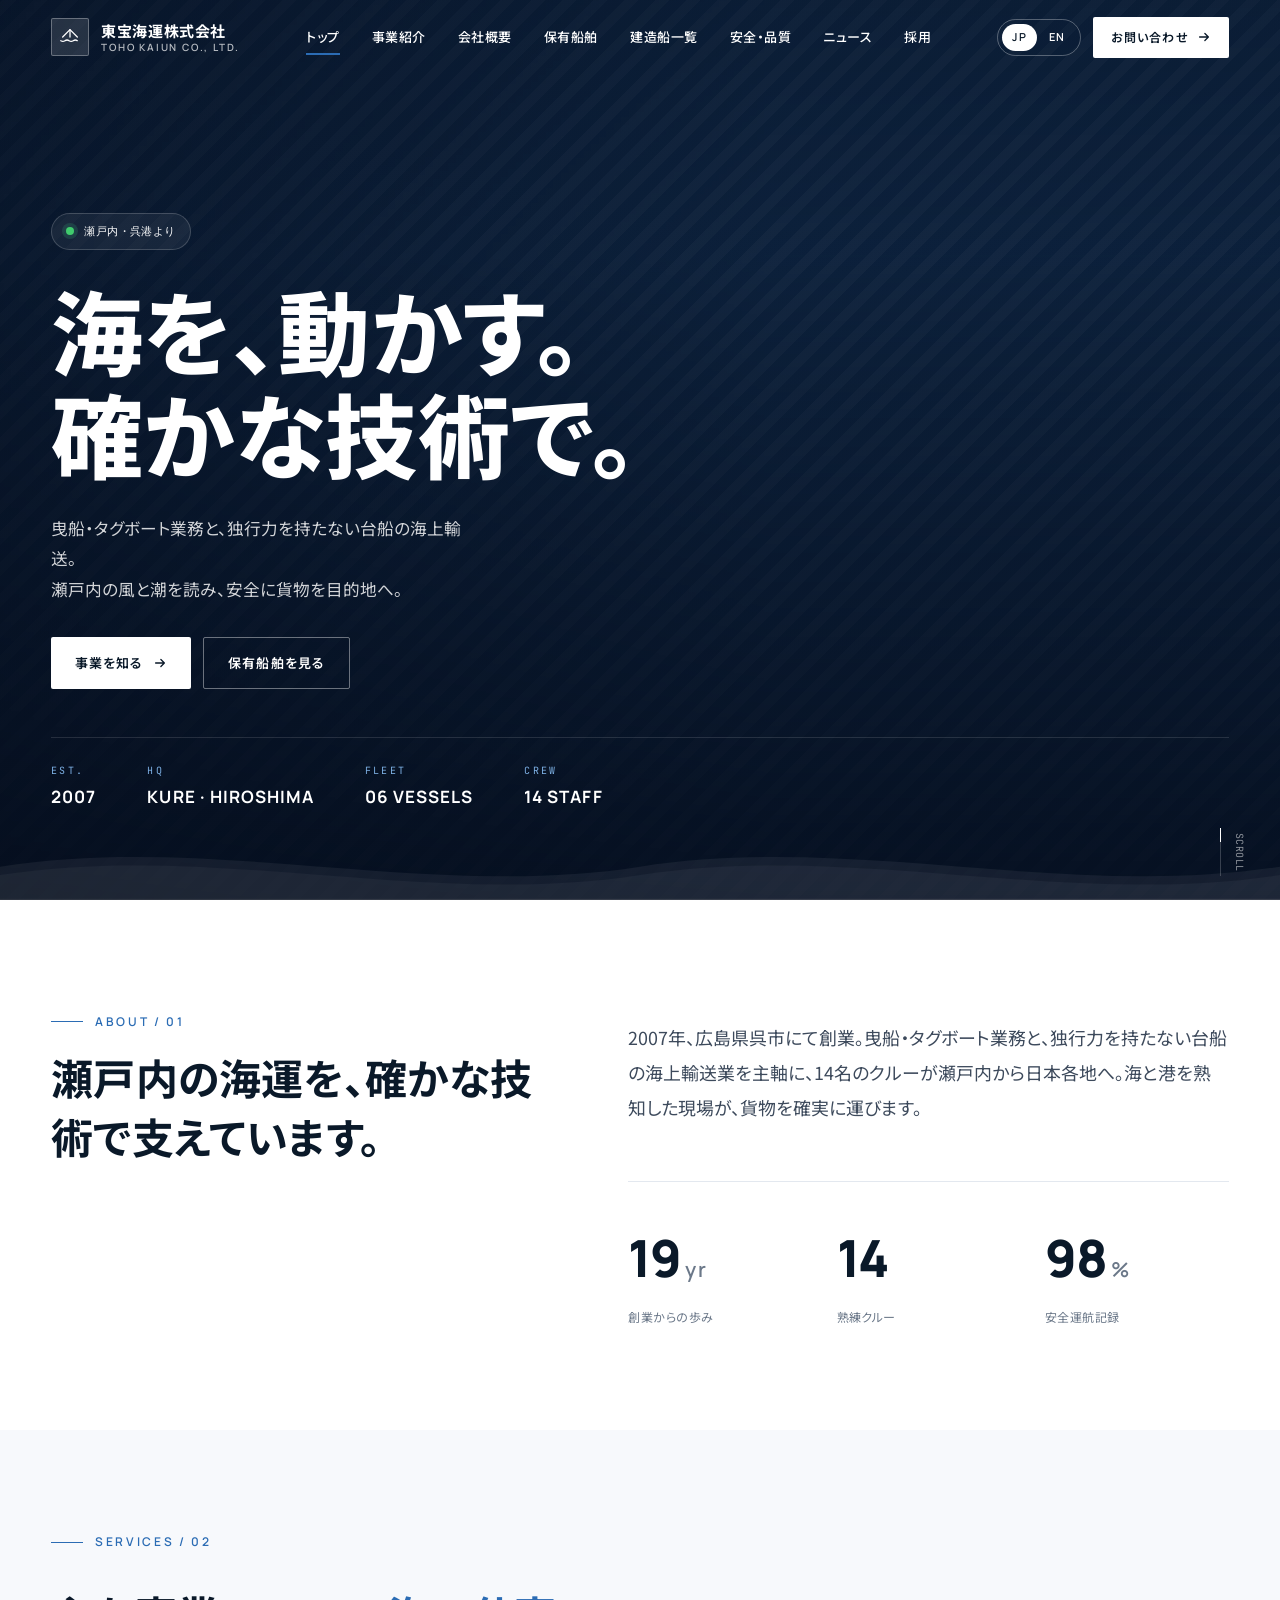
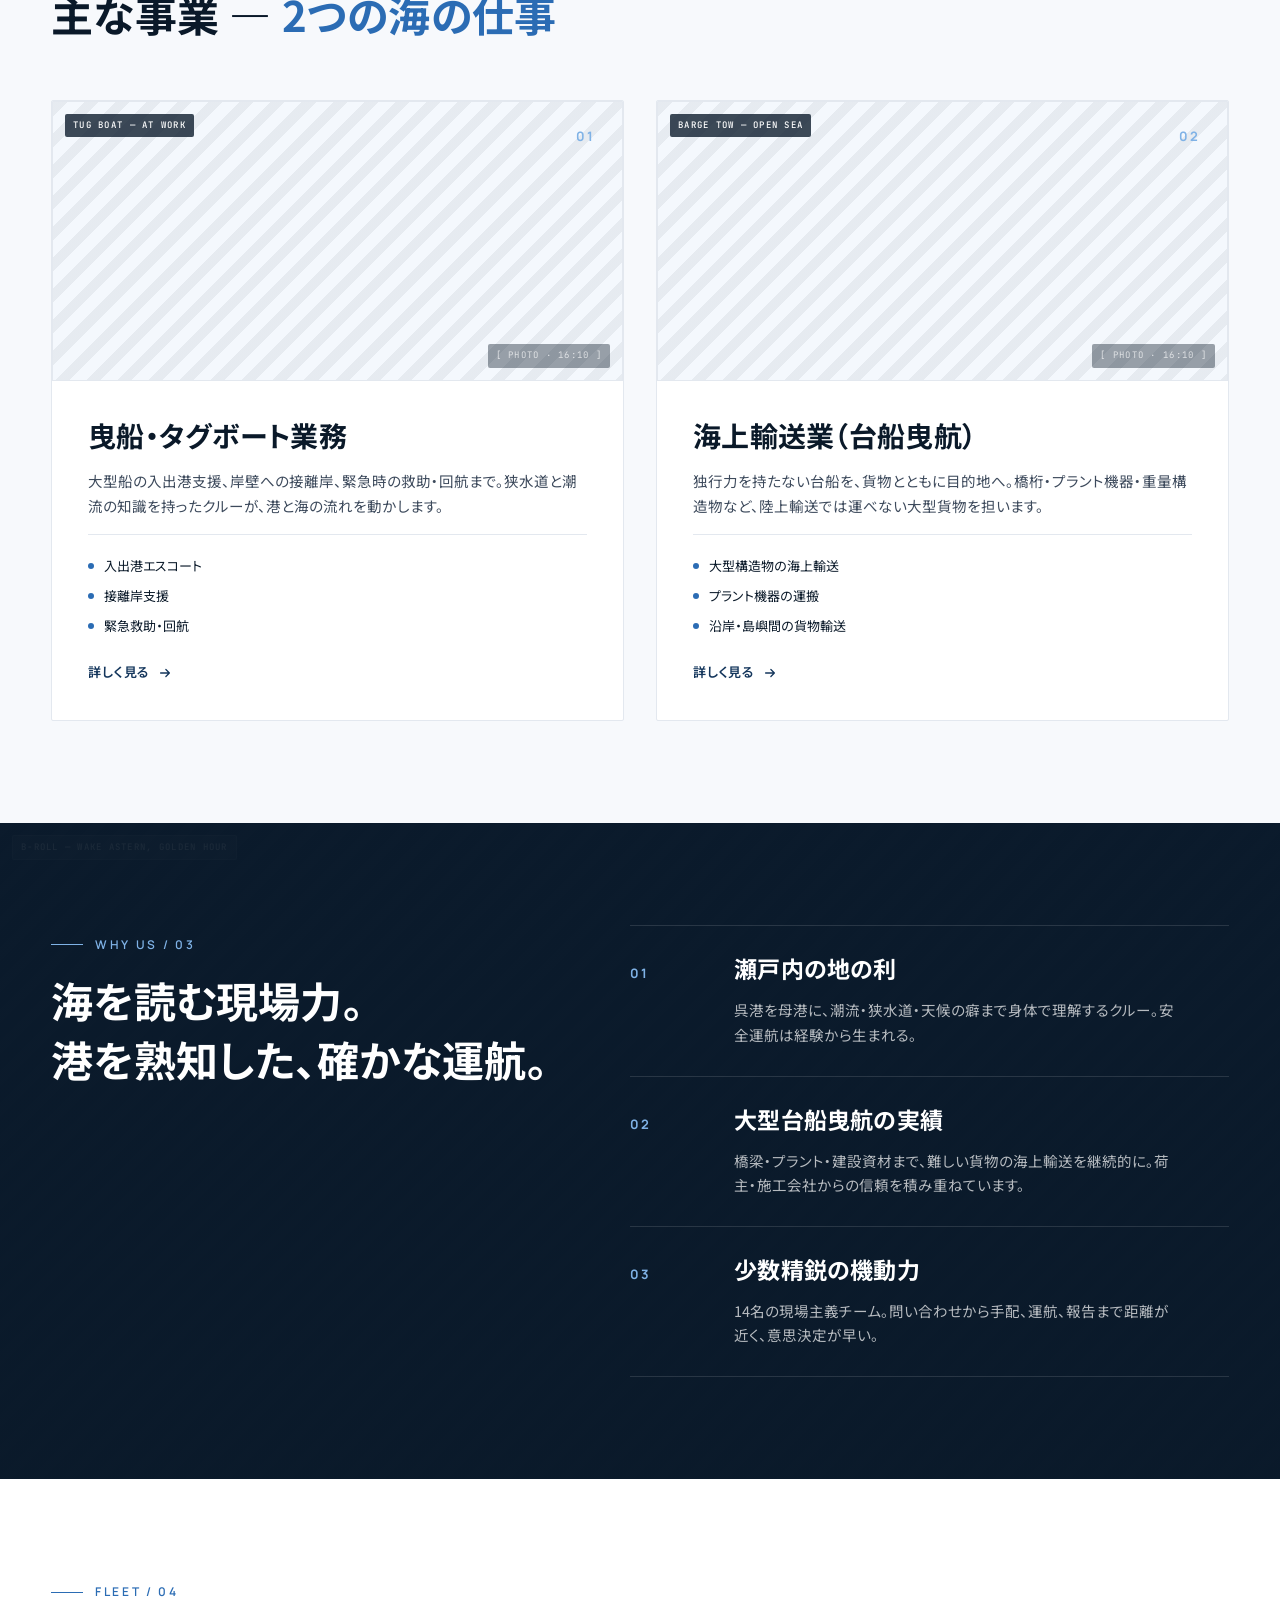
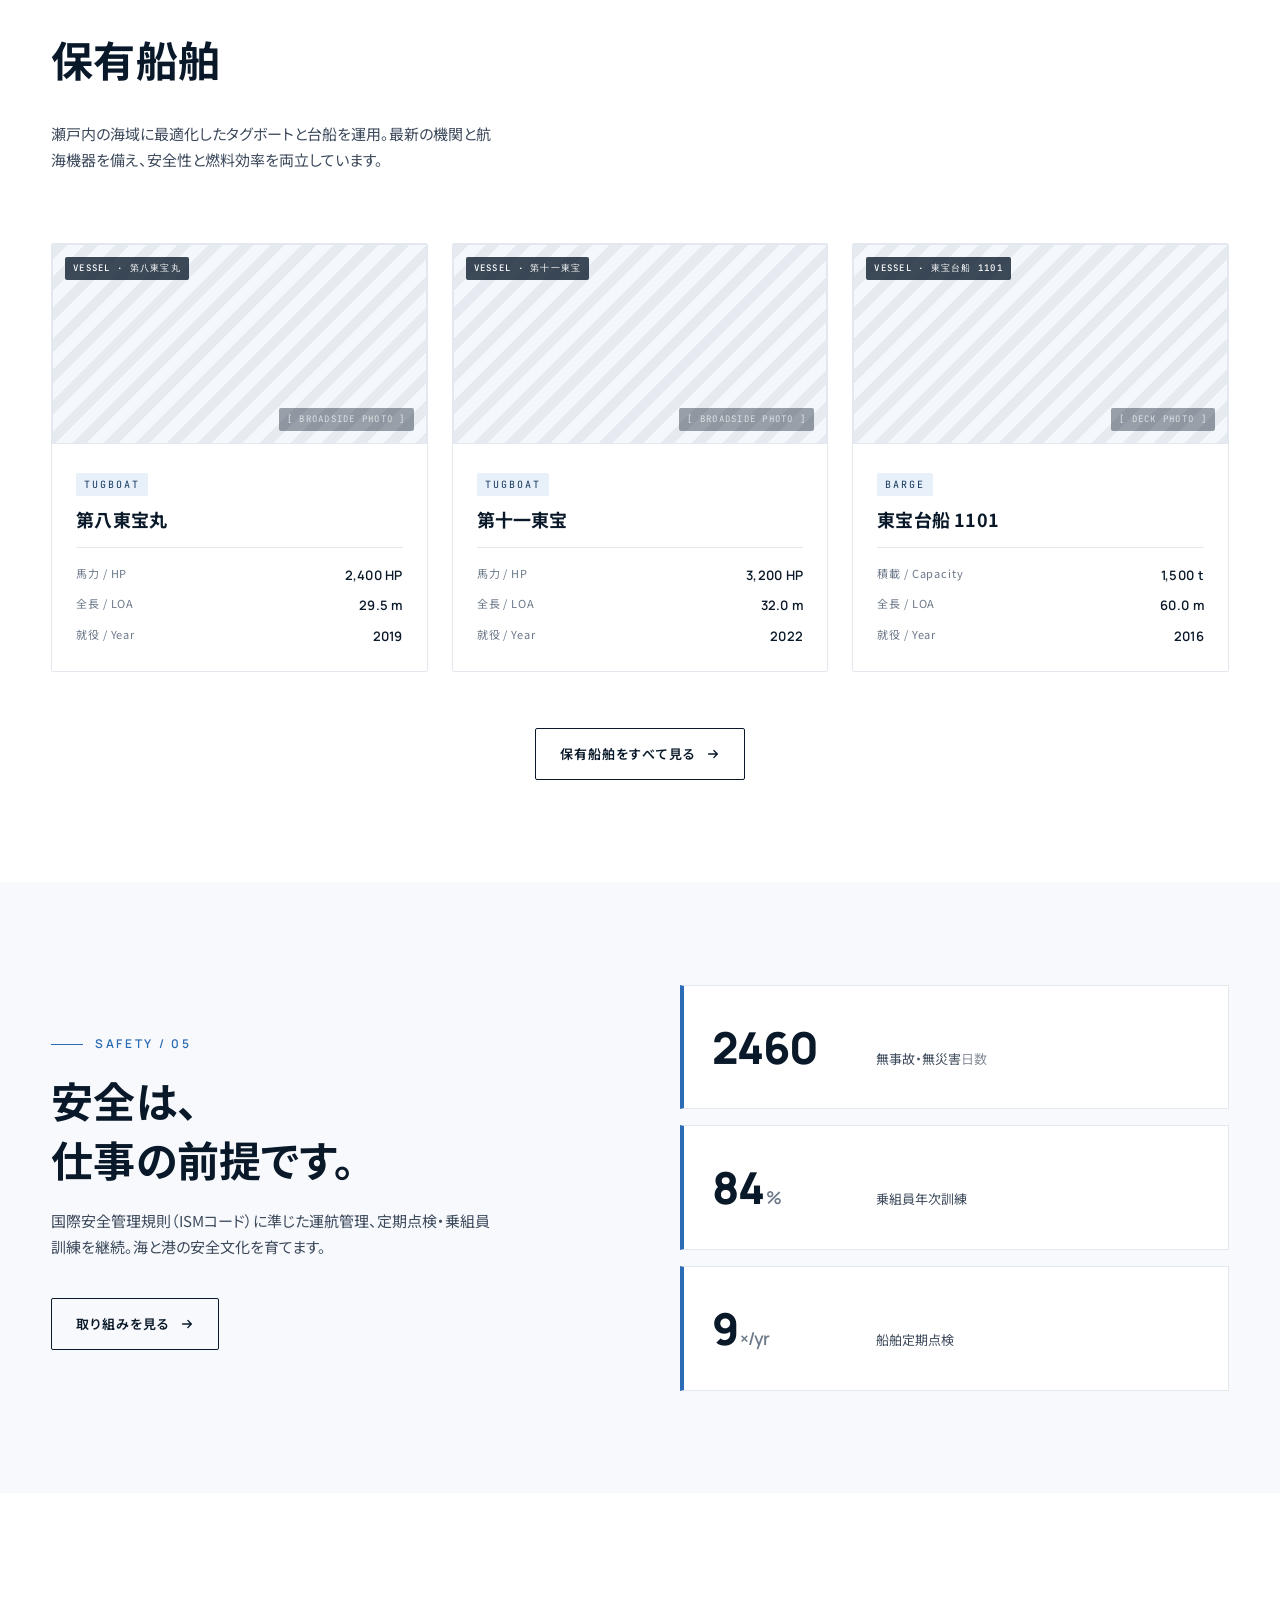
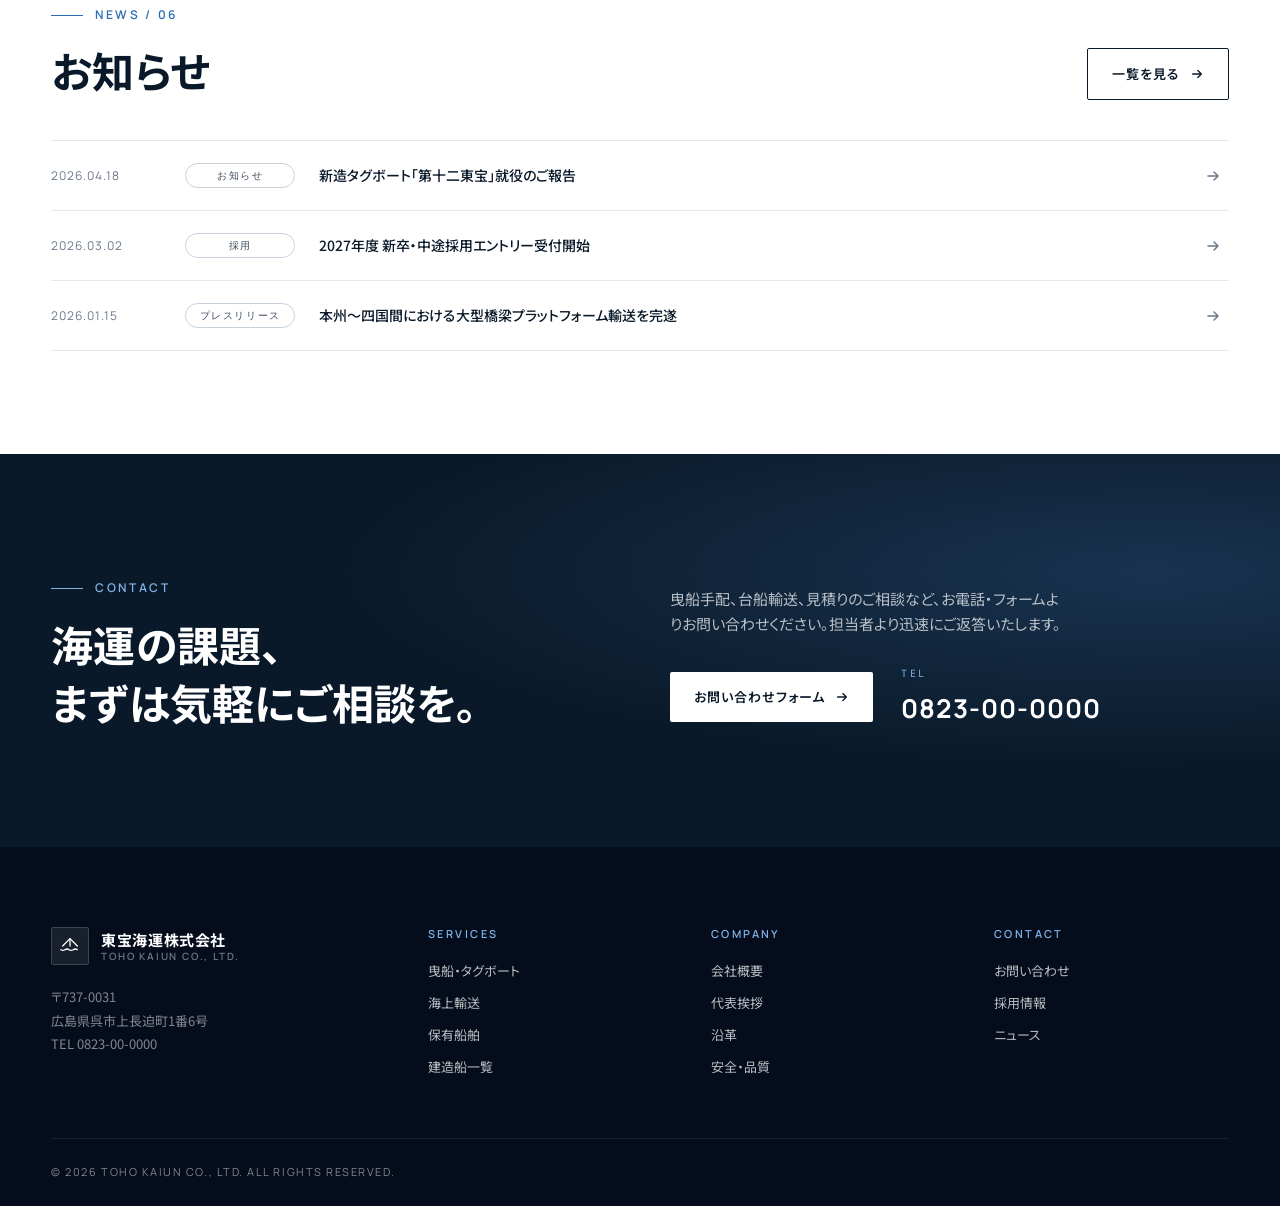
<file: index.html>
<!doctype html>
<html lang="ja" data-lang="jp">
<head>
<meta charset="utf-8" />
<meta name="viewport" content="width=device-width, initial-scale=1" />
<title>東宝海運株式会社 | TOHO KAIUN CO., LTD.</title>
<meta name="description" content="広島県呉市を拠点に、曳船・タグボート業務、台船海上輸送を担う海運会社。" />
<link rel="preconnect" href="https://fonts.googleapis.com" />
<link rel="preconnect" href="https://fonts.gstatic.com" crossorigin />
<link href="https://fonts.googleapis.com/css2?family=Manrope:wght@400;500;600;700;800&family=Noto+Sans+JP:wght@300;400;500;700;900&family=JetBrains+Mono:wght@400;500&display=swap" rel="stylesheet" />
<link rel="stylesheet" href="assets/shared.css" />
</head>
<body>

<!-- ============ Header (injected by partials.js) ============ -->
<div data-partial="header" data-active="home" data-transparent="true"></div>

<!-- ============ Hero ============ -->
<section class="hero" aria-label="Hero">
  <div class="hero-media">
    <div class="img-ph dark hero-image" data-parallax="0.3">
      <span class="ph-label">HERO VIDEO — Tugboat at Kure Harbour, dawn</span>
    </div>
    <div class="hero-overlay"></div>
    <svg class="hero-waves" viewBox="0 0 1440 120" preserveAspectRatio="none" aria-hidden="true">
      <path d="M0,80 C240,40 480,120 720,80 C960,40 1200,120 1440,80 L1440,120 L0,120 Z" fill="rgba(255,255,255,0.06)"/>
      <path d="M0,90 C240,50 480,130 720,90 C960,50 1200,130 1440,90 L1440,120 L0,120 Z" fill="rgba(255,255,255,0.04)"/>
    </svg>
  </div>

  <div class="container hero-inner">
    <div class="hero-tag">
      <span class="dot"></span>
      <span class="mono"><span class="jp">瀬戸内・呉港より</span><span class="en-text">FROM KURE PORT, SETO INLAND SEA</span></span>
    </div>

    <h1 class="hero-title">
      <span class="line jp"><span>海を、動かす。</span></span>
      <span class="line jp"><span>確かな技術で。</span></span>
      <span class="line en-text"><span>Moving the sea,</span></span>
      <span class="line en-text"><span>with proven craft.</span></span>
    </h1>

    <p class="hero-sub">
      <span class="jp">曳船・タグボート業務と、独行力を持たない台船の海上輸送。<br/>瀬戸内の風と潮を読み、安全に貨物を目的地へ。</span>
      <span class="en-text">Tugboat operations and ocean transport for non-self-propelled barges.<br/>Reading the wind and tides of Seto Inland Sea, we deliver cargo safely.</span>
    </p>

    <div class="hero-actions">
      <a href="services.html" class="btn btn--light">
        <span class="jp">事業を知る</span><span class="en-text">Our services</span>
        <svg class="arrow" viewBox="0 0 16 16" fill="none"><path d="M3 8h10M9 4l4 4-4 4" stroke="currentColor" stroke-width="1.5" stroke-linecap="round" stroke-linejoin="round"/></svg>
      </a>
      <a href="fleet.html" class="btn btn--ghost-light">
        <span class="jp">保有船舶を見る</span><span class="en-text">See our fleet</span>
      </a>
    </div>

    <div class="hero-meta">
      <div class="meta-item">
        <span class="mono">EST.</span>
        <span class="en">2007</span>
      </div>
      <div class="meta-item">
        <span class="mono">HQ</span>
        <span class="en">KURE · HIROSHIMA</span>
      </div>
      <div class="meta-item">
        <span class="mono">FLEET</span>
        <span class="en">06 VESSELS</span>
      </div>
      <div class="meta-item">
        <span class="mono">CREW</span>
        <span class="en">14 STAFF</span>
      </div>
    </div>
  </div>

  <a href="#intro" class="scroll-cue" aria-label="Scroll down">
    <span class="mono">SCROLL</span>
    <span class="cue-line"><span></span></span>
  </a>
</section>

<!-- ============ Intro ============ -->
<section class="section" id="intro">
  <div class="container intro-grid">
    <div class="intro-left" data-reveal>
      <span class="eyebrow">About / 01</span>
      <h2 class="section-title">
        <span class="jp">瀬戸内の海運を、確かな技術で支えています。</span>
        <span class="en-text">Powering Seto Inland Sea shipping with proven seamanship.</span>
      </h2>
    </div>
    <div class="intro-right" data-reveal data-reveal-delay="1">
      <p class="intro-lead">
        <span class="jp">2007年、広島県呉市にて創業。曳船・タグボート業務と、独行力を持たない台船の海上輸送業を主軸に、14名のクルーが瀬戸内から日本各地へ。海と港を熟知した現場が、貨物を確実に運びます。</span>
        <span class="en-text">Founded in Kure City, Hiroshima in 2007. Our 14-person crew operates tugboats and transports non-self-propelled barges across Japan, departing from Seto Inland Sea. Our seasoned site teams know the ports and the waters.</span>
      </p>
      <div class="intro-stats">
        <div class="stat">
          <span class="stat-num en"><span data-count="19">0</span><span class="unit">yr</span></span>
          <span class="stat-label"><span class="jp">創業からの歩み</span><span class="en-text">Years in service</span></span>
        </div>
        <div class="stat">
          <span class="stat-num en"><span data-count="14">0</span><span class="unit"></span></span>
          <span class="stat-label"><span class="jp">熟練クルー</span><span class="en-text">Skilled crew</span></span>
        </div>
        <div class="stat">
          <span class="stat-num en"><span data-count="100" data-count-decimals="0">0</span><span class="unit">%</span></span>
          <span class="stat-label"><span class="jp">安全運航記録</span><span class="en-text">Safe-operation record</span></span>
        </div>
      </div>
    </div>
  </div>
</section>

<!-- ============ Services ============ -->
<section class="section section--cream" id="services">
  <div class="container">
    <div class="services-head" data-reveal>
      <span class="eyebrow">Services / 02</span>
      <h2 class="section-title">
        <span class="jp">主な事業 — <span class="accent">2つの海の仕事</span></span>
        <span class="en-text">Our work — <span class="accent">two crafts of the sea</span></span>
      </h2>
    </div>

    <div class="service-grid">
      <article class="service-card" data-reveal>
        <div class="service-no en">01</div>
        <div class="img-ph service-image">
          <span class="ph-label">TUG BOAT — at work</span>
          <span class="ph-text">[ Photo · 16:10 ]</span>
        </div>
        <div class="service-body">
          <h3 class="service-title">
            <span class="jp">曳船・タグボート業務</span>
            <span class="en-text">Tugboat operations</span>
          </h3>
          <p class="service-desc">
            <span class="jp">大型船の入出港支援、岸壁への接離岸、緊急時の救助・回航まで。狭水道と潮流の知識を持ったクルーが、港と海の流れを動かします。</span>
            <span class="en-text">From assisting large vessels in and out of port, to berthing, emergency recovery and delivery voyages. Our crew handles narrow channels and currents.</span>
          </p>
          <ul class="service-list">
            <li><span class="jp">入出港エスコート</span><span class="en-text">Harbour escort</span></li>
            <li><span class="jp">接離岸支援</span><span class="en-text">Berthing assist</span></li>
            <li><span class="jp">緊急救助・回航</span><span class="en-text">Emergency response</span></li>
          </ul>
          <a class="service-more" href="services.html#tug">
            <span class="jp">詳しく見る</span><span class="en-text">Learn more</span>
            <svg class="arrow" viewBox="0 0 16 16" fill="none"><path d="M3 8h10M9 4l4 4-4 4" stroke="currentColor" stroke-width="1.5" stroke-linecap="round" stroke-linejoin="round"/></svg>
          </a>
        </div>
      </article>

      <article class="service-card" data-reveal data-reveal-delay="1">
        <div class="service-no en">02</div>
        <div class="img-ph service-image">
          <span class="ph-label">BARGE TOW — open sea</span>
          <span class="ph-text">[ Photo · 16:10 ]</span>
        </div>
        <div class="service-body">
          <h3 class="service-title">
            <span class="jp">海上輸送業（台船曳航）</span>
            <span class="en-text">Marine transport (barge towing)</span>
          </h3>
          <p class="service-desc">
            <span class="jp">独行力を持たない台船を、貨物とともに目的地へ。橋桁・プラント機器・重量構造物など、陸上輸送では運べない大型貨物を担います。</span>
            <span class="en-text">Towing non-self-propelled barges with cargo to destination — including bridge sections, plant equipment, and heavy structures that road transport cannot move.</span>
          </p>
          <ul class="service-list">
            <li><span class="jp">大型構造物の海上輸送</span><span class="en-text">Heavy structures by sea</span></li>
            <li><span class="jp">プラント機器の運搬</span><span class="en-text">Plant equipment haul</span></li>
            <li><span class="jp">沿岸・島嶼間の貨物輸送</span><span class="en-text">Coastal & island freight</span></li>
          </ul>
          <a class="service-more" href="services.html#transport">
            <span class="jp">詳しく見る</span><span class="en-text">Learn more</span>
            <svg class="arrow" viewBox="0 0 16 16" fill="none"><path d="M3 8h10M9 4l4 4-4 4" stroke="currentColor" stroke-width="1.5" stroke-linecap="round" stroke-linejoin="round"/></svg>
          </a>
        </div>
      </article>
    </div>
  </div>
</section>

<!-- ============ Strength / Why ============ -->
<section class="section section--navy why-section">
  <div class="why-bg">
    <div class="img-ph dark" style="position:absolute;inset:0;border:none">
      <span class="ph-label">B-ROLL — wake astern, golden hour</span>
    </div>
    <div class="why-bg-overlay"></div>
  </div>
  <div class="container">
    <div class="why-grid">
      <div class="why-intro" data-reveal>
        <span class="eyebrow on-dark">Why us / 03</span>
        <h2 class="section-title" style="color:#fff">
          <span class="jp">海を読む現場力。<br/>港を熟知した、確かな運航。</span>
          <span class="en-text">Sea-reading craftsmanship.<br/>Operations grounded in port knowledge.</span>
        </h2>
      </div>
      <ol class="why-list">
        <li data-reveal>
          <span class="num en">01</span>
          <h3>
            <span class="jp">瀬戸内の地の利</span>
            <span class="en-text">Local expertise of Seto Inland Sea</span>
          </h3>
          <p>
            <span class="jp">呉港を母港に、潮流・狭水道・天候の癖まで身体で理解するクルー。安全運航は経験から生まれる。</span>
            <span class="en-text">Crew based at Kure who know the tides, narrow channels and weather first-hand. Safe operations come from experience.</span>
          </p>
        </li>
        <li data-reveal data-reveal-delay="1">
          <span class="num en">02</span>
          <h3>
            <span class="jp">大型台船曳航の実績</span>
            <span class="en-text">Track record in heavy barge tow</span>
          </h3>
          <p>
            <span class="jp">橋梁・プラント・建設資材まで、難しい貨物の海上輸送を継続的に。荷主・施工会社からの信頼を積み重ねています。</span>
            <span class="en-text">Continuous experience with difficult cargo — bridges, plant components, construction material. Built on trust from shippers and contractors.</span>
          </p>
        </li>
        <li data-reveal data-reveal-delay="2">
          <span class="num en">03</span>
          <h3>
            <span class="jp">少数精鋭の機動力</span>
            <span class="en-text">Agile, tight-knit team</span>
          </h3>
          <p>
            <span class="jp">14名の現場主義チーム。問い合わせから手配、運航、報告まで距離が近く、意思決定が早い。</span>
            <span class="en-text">A field-first team of 14. From enquiry to dispatch, operation and report — short distances, fast decisions.</span>
          </p>
        </li>
      </ol>
    </div>
  </div>
</section>

<!-- ============ Fleet preview ============ -->
<section class="section">
  <div class="container">
    <div class="fleet-head" data-reveal>
      <span class="eyebrow">Fleet / 04</span>
      <h2 class="section-title">
        <span class="jp">保有船舶</span>
        <span class="en-text">Our fleet</span>
      </h2>
      <p class="section-lead">
        <span class="jp">瀬戸内の海域に最適化したタグボートと台船を運用。最新の機関と航海機器を備え、安全性と燃料効率を両立しています。</span>
        <span class="en-text">Optimised tugboats and barges for Seto Inland Sea waters. Modern engines and navigation equipment balance safety and fuel efficiency.</span>
      </p>
    </div>
    <div class="fleet-grid">
      <article class="fleet-card" data-reveal>
        <div class="img-ph fleet-img"><span class="ph-label">VESSEL · 第八東宝丸</span><span class="ph-text">[ broadside photo ]</span></div>
        <div class="fleet-body">
          <span class="fleet-type mono">TUGBOAT</span>
          <h3>第八東宝丸<span class="en-text"> / Toho Maru No.8</span></h3>
          <dl class="fleet-spec">
            <div><dt>馬力 / HP</dt><dd class="en">2,400 HP</dd></div>
            <div><dt>全長 / LOA</dt><dd class="en">29.5 m</dd></div>
            <div><dt>就役 / Year</dt><dd class="en">2019</dd></div>
          </dl>
        </div>
      </article>
      <article class="fleet-card" data-reveal data-reveal-delay="1">
        <div class="img-ph fleet-img"><span class="ph-label">VESSEL · 第十一東宝</span><span class="ph-text">[ broadside photo ]</span></div>
        <div class="fleet-body">
          <span class="fleet-type mono">TUGBOAT</span>
          <h3>第十一東宝<span class="en-text"> / Toho No.11</span></h3>
          <dl class="fleet-spec">
            <div><dt>馬力 / HP</dt><dd class="en">3,200 HP</dd></div>
            <div><dt>全長 / LOA</dt><dd class="en">32.0 m</dd></div>
            <div><dt>就役 / Year</dt><dd class="en">2022</dd></div>
          </dl>
        </div>
      </article>
      <article class="fleet-card" data-reveal data-reveal-delay="2">
        <div class="img-ph fleet-img"><span class="ph-label">VESSEL · 東宝台船 1101</span><span class="ph-text">[ deck photo ]</span></div>
        <div class="fleet-body">
          <span class="fleet-type mono">BARGE</span>
          <h3>東宝台船 1101<span class="en-text"> / Toho Barge 1101</span></h3>
          <dl class="fleet-spec">
            <div><dt>積載 / Capacity</dt><dd class="en">1,500 t</dd></div>
            <div><dt>全長 / LOA</dt><dd class="en">60.0 m</dd></div>
            <div><dt>就役 / Year</dt><dd class="en">2016</dd></div>
          </dl>
        </div>
      </article>
    </div>
    <div class="fleet-cta" data-reveal>
      <a href="fleet.html" class="btn btn--ghost">
        <span class="jp">保有船舶をすべて見る</span><span class="en-text">See all vessels</span>
        <svg class="arrow" viewBox="0 0 16 16" fill="none"><path d="M3 8h10M9 4l4 4-4 4" stroke="currentColor" stroke-width="1.5" stroke-linecap="round" stroke-linejoin="round"/></svg>
      </a>
    </div>
  </div>
</section>

<!-- ============ Safety teaser ============ -->
<section class="section section--cream safety-teaser">
  <div class="container safety-grid">
    <div class="safety-text" data-reveal>
      <span class="eyebrow">Safety / 05</span>
      <h2 class="section-title">
        <span class="jp">安全は、<br/>仕事の前提です。</span>
        <span class="en-text">Safety is the<br/>premise of our work.</span>
      </h2>
      <p class="section-lead">
        <span class="jp">国際安全管理規則（ISMコード）に準じた運航管理、定期点検・乗組員訓練を継続。海と港の安全文化を育てます。</span>
        <span class="en-text">Operations align with the ISM Code: regular inspection and crew training, day after day, to nurture a culture of port and sea safety.</span>
      </p>
      <a href="safety.html" class="btn btn--ghost" style="margin-top:24px">
        <span class="jp">取り組みを見る</span><span class="en-text">Our commitment</span>
        <svg class="arrow" viewBox="0 0 16 16" fill="none"><path d="M3 8h10M9 4l4 4-4 4" stroke="currentColor" stroke-width="1.5" stroke-linecap="round" stroke-linejoin="round"/></svg>
      </a>
    </div>
    <div class="safety-cards">
      <div class="safety-mini" data-reveal>
        <span class="big-num en" data-count="2920">0</span>
        <p><span class="jp">無事故・無災害<span style="opacity:0.6">日数</span></span><span class="en-text">days without incident</span></p>
      </div>
      <div class="safety-mini" data-reveal data-reveal-delay="1">
        <span class="big-num en"><span data-count="100">0</span><span class="unit">%</span></span>
        <p><span class="jp">乗組員年次訓練</span><span class="en-text">crew annual training</span></p>
      </div>
      <div class="safety-mini" data-reveal data-reveal-delay="2">
        <span class="big-num en"><span data-count="12">0</span><span class="unit">×/yr</span></span>
        <p><span class="jp">船舶定期点検</span><span class="en-text">vessel inspections per year</span></p>
      </div>
    </div>
  </div>
</section>

<!-- ============ News ============ -->
<section class="section news-section">
  <div class="container">
    <div class="news-head" data-reveal>
      <div>
        <span class="eyebrow">News / 06</span>
        <h2 class="section-title">
          <span class="jp">お知らせ</span>
          <span class="en-text">Latest news</span>
        </h2>
      </div>
      <a href="news.html" class="btn btn--ghost">
        <span class="jp">一覧を見る</span><span class="en-text">All news</span>
        <svg class="arrow" viewBox="0 0 16 16" fill="none"><path d="M3 8h10M9 4l4 4-4 4" stroke="currentColor" stroke-width="1.5" stroke-linecap="round" stroke-linejoin="round"/></svg>
      </a>
    </div>
    <ul class="news-list">
      <li data-reveal>
        <a href="news.html">
          <span class="news-date en">2026.04.18</span>
          <span class="news-cat mono"><span class="jp">お知らせ</span><span class="en-text">Notice</span></span>
          <span class="news-title">
            <span class="jp">新造タグボート「第十二東宝」就役のご報告</span>
            <span class="en-text">New tugboat "Toho No.12" enters service</span>
          </span>
          <svg class="arrow" viewBox="0 0 16 16" fill="none"><path d="M3 8h10M9 4l4 4-4 4" stroke="currentColor" stroke-width="1.5" stroke-linecap="round" stroke-linejoin="round"/></svg>
        </a>
      </li>
      <li data-reveal data-reveal-delay="1">
        <a href="news.html">
          <span class="news-date en">2026.03.02</span>
          <span class="news-cat mono"><span class="jp">採用</span><span class="en-text">Careers</span></span>
          <span class="news-title">
            <span class="jp">2027年度 新卒・中途採用エントリー受付開始</span>
            <span class="en-text">FY2027 new graduate & mid-career applications open</span>
          </span>
          <svg class="arrow" viewBox="0 0 16 16" fill="none"><path d="M3 8h10M9 4l4 4-4 4" stroke="currentColor" stroke-width="1.5" stroke-linecap="round" stroke-linejoin="round"/></svg>
        </a>
      </li>
      <li data-reveal data-reveal-delay="2">
        <a href="news.html">
          <span class="news-date en">2026.01.15</span>
          <span class="news-cat mono"><span class="jp">プレスリリース</span><span class="en-text">Press</span></span>
          <span class="news-title">
            <span class="jp">本州〜四国間における大型橋梁プラットフォーム輸送を完遂</span>
            <span class="en-text">Completed heavy bridge platform transport between Honshu and Shikoku</span>
          </span>
          <svg class="arrow" viewBox="0 0 16 16" fill="none"><path d="M3 8h10M9 4l4 4-4 4" stroke="currentColor" stroke-width="1.5" stroke-linecap="round" stroke-linejoin="round"/></svg>
        </a>
      </li>
    </ul>
  </div>
</section>

<!-- ============ Final CTA ============ -->
<section class="cta-section">
  <div class="container cta-inner" data-reveal>
    <div>
      <span class="eyebrow on-dark">Contact</span>
      <h2 class="section-title" style="color:#fff;max-width:18ch">
        <span class="jp">海運の課題、<br/>まずは気軽にご相談を。</span>
        <span class="en-text">Got a shipping<br/>challenge? Let's talk.</span>
      </h2>
    </div>
    <div class="cta-right">
      <p>
        <span class="jp">曳船手配、台船輸送、見積りのご相談など、お電話・フォームよりお問い合わせください。担当者より迅速にご返答いたします。</span>
        <span class="en-text">For tug arrangements, barge transport or quotations — by phone or form. We respond promptly.</span>
      </p>
      <div class="cta-actions">
        <a href="contact.html" class="btn btn--light">
          <span class="jp">お問い合わせフォーム</span><span class="en-text">Contact form</span>
          <svg class="arrow" viewBox="0 0 16 16" fill="none"><path d="M3 8h10M9 4l4 4-4 4" stroke="currentColor" stroke-width="1.5" stroke-linecap="round" stroke-linejoin="round"/></svg>
        </a>
        <a href="tel:0823000000" class="cta-phone">
          <span class="mono">TEL</span>
          <span class="en">0823-00-0000</span>
        </a>
      </div>
    </div>
  </div>
</section>

<!-- ============ Footer (injected by partials.js) ============ -->
<div data-partial="footer"></div>

<script src="assets/partials.js"></script>
<script src="assets/main.js"></script>

<!-- Page-specific styles -->
<style>
/* ============ Hero ============ */
.hero {
  position: relative;
  min-height: 100vh;
  color: var(--white);
  overflow: hidden;
  display: flex;
  align-items: flex-end;
  padding-top: calc(var(--header-h) + 24px);
  padding-bottom: 88px;
}
.hero-media {
  position: absolute;
  inset: -10% 0 0 0;
  z-index: 0;
}
.hero-image {
  position: absolute;
  inset: 0;
  border: none;
  border-radius: 0;
}
.hero-overlay {
  position: absolute;
  inset: 0;
  background:
    linear-gradient(180deg, rgba(5,13,28,0.35) 0%, rgba(5,13,28,0.15) 35%, rgba(5,13,28,0.85) 100%),
    linear-gradient(90deg, rgba(5,13,28,0.55) 0%, rgba(5,13,28,0.15) 60%);
  z-index: 1;
}
.hero-waves {
  position: absolute;
  inset: auto 0 0 0;
  width: 100%;
  height: 100px;
  z-index: 2;
}
.hero-inner {
  position: relative;
  z-index: 3;
  width: 100%;
}
.hero-tag {
  display: inline-flex;
  align-items: center;
  gap: 10px;
  padding: 8px 14px;
  background: rgba(255,255,255,0.06);
  border: 1px solid rgba(255,255,255,0.18);
  border-radius: 99px;
  font-size: 11px;
  letter-spacing: 0.14em;
  margin-bottom: 28px;
}
.hero-tag .dot {
  width: 8px; height: 8px;
  background: oklch(0.75 0.18 150);
  border-radius: 99px;
  box-shadow: 0 0 0 4px rgba(74,217,144,0.15);
}
.hero-title {
  font-size: clamp(40px, 7.2vw, 104px);
  line-height: 1.08;
  letter-spacing: 0.005em;
  font-weight: 800;
  margin: 0;
}
.hero-title .line {
  display: block;
  overflow: hidden;
  padding: 2px 0;
}
.hero-title .line > span {
  display: inline-block;
  white-space: nowrap;
  animation: heroRise 1.1s var(--ease) both;
  will-change: transform;
}
.hero-title .line:nth-child(1) > span { animation-delay: 120ms; }
.hero-title .line:nth-child(2) > span { animation-delay: 240ms; }
.hero-title .line:nth-child(3) > span { animation-delay: 120ms; }
.hero-title .line:nth-child(4) > span { animation-delay: 240ms; }
@keyframes heroRise {
  from { transform: translateY(110%); opacity: 0; }
  to { transform: translateY(0); opacity: 1; }
}
.hero-sub {
  margin-top: 28px;
  font-size: clamp(15px, 1.3vw, 17px);
  line-height: 1.85;
  max-width: 48ch;
  color: rgba(255,255,255,0.82);
  animation: heroFade 1s var(--ease) 700ms both;
}
@keyframes heroFade { from { opacity: 0; transform: translateY(10px);} to { opacity: 1; transform: translateY(0);} }
.hero-actions {
  display: flex;
  flex-wrap: wrap;
  gap: 12px;
  margin-top: 32px;
  animation: heroFade 1s var(--ease) 900ms both;
}
.hero-meta {
  display: flex;
  flex-wrap: wrap;
  gap: 16px clamp(20px, 4vw, 56px);
  margin-top: 48px;
  padding-top: 24px;
  border-top: 1px solid rgba(255,255,255,0.12);
  animation: heroFade 1s var(--ease) 1100ms both;
}
.meta-item {
  display: flex;
  flex-direction: column;
  gap: 4px;
}
.meta-item .mono {
  font-size: 10px;
  letter-spacing: 0.22em;
  color: var(--navy-300);
  white-space: nowrap;
}
.meta-item .en {
  font-size: 17px;
  font-weight: 700;
  letter-spacing: 0.06em;
  white-space: nowrap;
}

.scroll-cue {
  position: absolute;
  bottom: 24px;
  right: 32px;
  z-index: 4;
  display: flex;
  flex-direction: column;
  align-items: center;
  gap: 10px;
  font-size: 10px;
  letter-spacing: 0.24em;
  color: rgba(255,255,255,0.55);
  writing-mode: vertical-rl;
}
.cue-line {
  width: 1px;
  height: 48px;
  background: rgba(255,255,255,0.2);
  position: relative;
  overflow: hidden;
  writing-mode: horizontal-tb;
}
.cue-line span {
  position: absolute;
  inset: 0 0 auto 0;
  width: 100%;
  height: 30%;
  background: var(--white);
  animation: cueGo 2.2s var(--ease) infinite;
}
@keyframes cueGo {
  0% { transform: translateY(-100%); }
  60% { transform: translateY(330%); }
  100% { transform: translateY(330%); }
}

/* ============ Intro ============ */
.intro-grid {
  display: grid;
  grid-template-columns: 1fr 1.2fr;
  gap: clamp(40px, 6vw, 100px);
  align-items: start;
}
.intro-lead {
  font-size: clamp(16px, 1.4vw, 19px);
  line-height: 1.95;
  color: var(--text-2);
}
.intro-stats {
  display: grid;
  grid-template-columns: repeat(3, 1fr);
  gap: 24px;
  margin-top: 56px;
  padding-top: 32px;
  border-top: 1px solid var(--line);
}
.stat {
  display: flex;
  flex-direction: column;
  gap: 6px;
}
.stat-num {
  font-size: clamp(36px, 4vw, 52px);
  font-weight: 800;
  color: var(--navy-900);
  letter-spacing: -0.02em;
  display: flex;
  align-items: baseline;
  gap: 4px;
}
.stat-num .unit {
  font-size: 0.4em;
  font-weight: 600;
  color: var(--text-3);
  letter-spacing: 0.06em;
}
.stat-label {
  font-size: 12px;
  letter-spacing: 0.04em;
  color: var(--text-3);
}

/* ============ Services ============ */
.services-head {
  display: grid;
  grid-template-columns: 1fr;
  gap: 16px;
  margin-bottom: 56px;
  max-width: 720px;
}
.service-grid {
  display: grid;
  grid-template-columns: 1fr 1fr;
  gap: 32px;
}
.service-card {
  position: relative;
  background: var(--white);
  border: 1px solid var(--line);
  border-radius: var(--radius);
  overflow: hidden;
  display: flex;
  flex-direction: column;
  transition: transform 400ms var(--ease), box-shadow 400ms var(--ease);
}
.service-card:hover {
  transform: translateY(-4px);
  box-shadow: 0 30px 60px -30px rgba(10,25,41,0.18);
}
.service-no {
  position: absolute;
  top: 24px;
  right: 28px;
  font-size: 13px;
  font-weight: 700;
  letter-spacing: 0.16em;
  color: var(--navy-300);
  z-index: 2;
}
.service-image {
  height: 280px;
}
.service-body {
  padding: 36px;
  display: flex;
  flex-direction: column;
  gap: 16px;
}
.service-title {
  font-size: clamp(22px, 2.2vw, 28px);
}
.service-title .en-text {
  display: block;
  font-family: var(--font-en);
  font-size: 13px;
  letter-spacing: 0.14em;
  color: var(--text-3);
  margin-top: 6px;
  font-weight: 600;
}
.service-desc {
  margin: 0;
  color: var(--text-2);
  font-size: 14.5px;
}
.service-list {
  list-style: none;
  margin: 0;
  padding: 0;
  display: flex;
  flex-direction: column;
  gap: 8px;
  border-top: 1px solid var(--line);
  padding-top: 20px;
}
.service-list li {
  display: flex;
  align-items: center;
  gap: 10px;
  font-size: 13px;
  color: var(--text);
}
.service-list li::before {
  content: "";
  width: 6px;
  height: 6px;
  background: var(--navy-500);
  border-radius: 99px;
  flex-shrink: 0;
}
.service-more {
  display: inline-flex;
  align-items: center;
  gap: 8px;
  margin-top: 8px;
  font-size: 13px;
  font-weight: 600;
  letter-spacing: 0.06em;
  color: var(--navy-700);
  align-self: flex-start;
  width: max-content;
  white-space: nowrap;
}
.service-more svg, .service-more .arrow {
  width: 14px;
  height: 14px;
  flex-shrink: 0;
}
.service-more:hover { color: var(--navy-500); }
.service-more:hover .arrow { transform: translateX(4px); }
.service-more .arrow { transition: transform 200ms var(--ease); }

/* ============ Why / strength ============ */
.why-section { position: relative; overflow: hidden; }
.why-bg {
  position: absolute;
  inset: 0;
  z-index: 0;
}
.why-bg-overlay {
  position: absolute;
  inset: 0;
  background:
    linear-gradient(180deg, rgba(10,25,41,0.92) 0%, rgba(10,25,41,0.96) 100%);
}
.why-section .container { position: relative; z-index: 2; }
.why-grid {
  display: grid;
  grid-template-columns: 1fr 1.2fr;
  gap: 80px;
  align-items: start;
}
.why-list {
  list-style: none;
  margin: 0;
  padding: 0;
  display: flex;
  flex-direction: column;
}
.why-list li {
  display: grid;
  grid-template-columns: 80px 1fr;
  grid-template-rows: auto auto;
  padding: 28px 0;
  border-top: 1px solid rgba(255,255,255,0.12);
  gap: 6px 24px;
}
.why-list li:last-child { border-bottom: 1px solid rgba(255,255,255,0.12); }
.why-list .num {
  grid-row: 1 / span 2;
  font-size: 13px;
  font-weight: 700;
  letter-spacing: 0.16em;
  color: var(--navy-300);
  padding-top: 8px;
}
.why-list h3 {
  grid-column: 2;
  font-size: clamp(20px, 1.8vw, 24px);
  color: var(--white);
}
.why-list p {
  grid-column: 2;
  margin: 8px 0 0;
  color: rgba(255,255,255,0.7);
  font-size: 14.5px;
  max-width: 56ch;
}

/* ============ Fleet ============ */
.fleet-head {
  display: flex;
  flex-direction: column;
  gap: 12px;
  margin-bottom: 56px;
  max-width: 720px;
}
.fleet-grid {
  display: grid;
  grid-template-columns: repeat(3, 1fr);
  gap: 24px;
}
.fleet-card {
  border: 1px solid var(--line);
  border-radius: var(--radius);
  overflow: hidden;
  background: var(--white);
  display: flex;
  flex-direction: column;
  transition: transform 360ms var(--ease), box-shadow 360ms var(--ease);
}
.fleet-card:hover { transform: translateY(-4px); box-shadow: 0 20px 40px -22px rgba(10,25,41,0.2); }
.fleet-img { height: 200px; }
.fleet-body { padding: 24px; }
.fleet-type {
  display: inline-block;
  background: var(--navy-100);
  color: var(--navy-700);
  padding: 3px 8px;
  font-size: 10px;
  letter-spacing: 0.2em;
  border-radius: 2px;
  margin-bottom: 12px;
}
.fleet-body h3 {
  font-size: 18px;
  margin-bottom: 16px;
}
.fleet-body h3 .en-text {
  font-family: var(--font-en);
  font-size: 12px;
  color: var(--text-3);
  font-weight: 500;
  display: block;
  margin-top: 4px;
}
.fleet-spec {
  margin: 0;
  display: flex;
  flex-direction: column;
  gap: 8px;
  border-top: 1px solid var(--line);
  padding-top: 16px;
}
.fleet-spec > div {
  display: flex;
  justify-content: space-between;
  font-size: 13px;
}
.fleet-spec dt {
  color: var(--text-3);
  font-size: 11px;
  letter-spacing: 0.08em;
}
.fleet-spec dd {
  margin: 0;
  font-weight: 600;
  color: var(--navy-900);
}
.fleet-cta {
  margin-top: 56px;
  text-align: center;
}

/* ============ Safety ============ */
.safety-grid {
  display: grid;
  grid-template-columns: 1fr 1fr;
  gap: 80px;
  align-items: center;
}
.safety-cards {
  display: grid;
  grid-template-columns: 1fr;
  gap: 16px;
}
.safety-mini {
  background: var(--white);
  border: 1px solid var(--line);
  border-left: 4px solid var(--navy-500);
  padding: 24px 28px;
  display: flex;
  align-items: baseline;
  gap: 24px;
}
.safety-mini .big-num {
  font-size: 44px;
  font-weight: 800;
  color: var(--navy-900);
  letter-spacing: -0.02em;
  min-width: 140px;
}
.safety-mini .big-num .unit {
  font-size: 0.4em;
  color: var(--text-3);
  margin-left: 2px;
  font-weight: 600;
}
.safety-mini p { margin: 0; color: var(--text-2); font-size: 13px; }

/* ============ News ============ */
.news-head {
  display: flex;
  justify-content: space-between;
  align-items: flex-end;
  gap: 24px;
  margin-bottom: 40px;
}
.news-list {
  list-style: none;
  margin: 0;
  padding: 0;
  border-top: 1px solid var(--line);
}
.news-list li {
  border-bottom: 1px solid var(--line);
}
.news-list a {
  display: grid;
  grid-template-columns: 110px 110px 1fr 24px;
  align-items: center;
  gap: 24px;
  padding: 22px 0;
  font-size: 14px;
  transition: background 200ms var(--ease), padding 200ms var(--ease);
}
.news-list a:hover {
  background: var(--cream);
  padding-left: 16px;
  padding-right: 16px;
}
.news-list a:hover .arrow { transform: translateX(4px); }
.news-date { font-size: 12px; color: var(--text-3); letter-spacing: 0.08em; }
.news-cat {
  font-size: 10px;
  letter-spacing: 0.16em;
  padding: 3px 8px;
  border: 1px solid var(--line-strong);
  border-radius: 99px;
  display: inline-flex;
  justify-content: center;
  text-transform: uppercase;
  color: var(--text-2);
}
.news-title { font-weight: 500; }
.news-list .arrow {
  width: 16px; height: 16px;
  color: var(--text-3);
  transition: transform 200ms var(--ease);
}

/* ============ CTA ============ */
.cta-section {
  background: var(--navy-900);
  color: var(--white);
  padding: clamp(70px, 9vw, 120px) 0;
  position: relative;
  overflow: hidden;
}
.cta-section::before {
  content: "";
  position: absolute;
  inset: 0;
  background:
    radial-gradient(ellipse at 90% 30%, rgba(74,144,217,0.22), transparent 50%);
}
.cta-inner {
  position: relative;
  display: grid;
  grid-template-columns: 1fr 1fr;
  gap: 60px;
  align-items: center;
}
.cta-right p {
  font-size: 15px;
  color: rgba(255,255,255,0.7);
  margin-bottom: 28px;
  max-width: 50ch;
}
.cta-actions {
  display: flex;
  flex-wrap: wrap;
  align-items: center;
  gap: 28px;
}
.cta-phone {
  display: flex;
  flex-direction: column;
  gap: 4px;
}
.cta-phone .mono {
  font-size: 10px;
  letter-spacing: 0.24em;
  color: var(--navy-300);
}
.cta-phone .en {
  font-size: 26px;
  font-weight: 700;
  letter-spacing: 0.04em;
  color: var(--white);
}

/* ============ Responsive ============ */
@media (max-width: 900px) {
  .intro-grid, .service-grid, .why-grid, .fleet-grid, .safety-grid, .cta-inner {
    grid-template-columns: 1fr;
    gap: 40px;
  }
  .fleet-grid { gap: 20px; }
  .intro-stats { grid-template-columns: repeat(3, 1fr); gap: 16px; }
  .hero-meta { gap: 24px; }
  .news-list a {
    grid-template-columns: 90px 1fr 16px;
    grid-template-rows: auto auto;
    row-gap: 6px;
  }
  .news-list .news-cat { grid-row: 1; grid-column: 2; justify-self: start; }
  .news-list .news-title { grid-column: 1 / -1; grid-row: 2; }
}
@media (max-width: 600px) {
  .hero-title { font-size: clamp(32px, 9vw, 48px); }
  .hero-sub { font-size: 14px; }
  .hero-actions { flex-direction: column; align-items: flex-start; gap: 12px; }
  .intro-stats { grid-template-columns: 1fr 1fr; }
  .hero-meta { flex-direction: column; gap: 12px; }
}
</style>

</body>
</html>
</file>
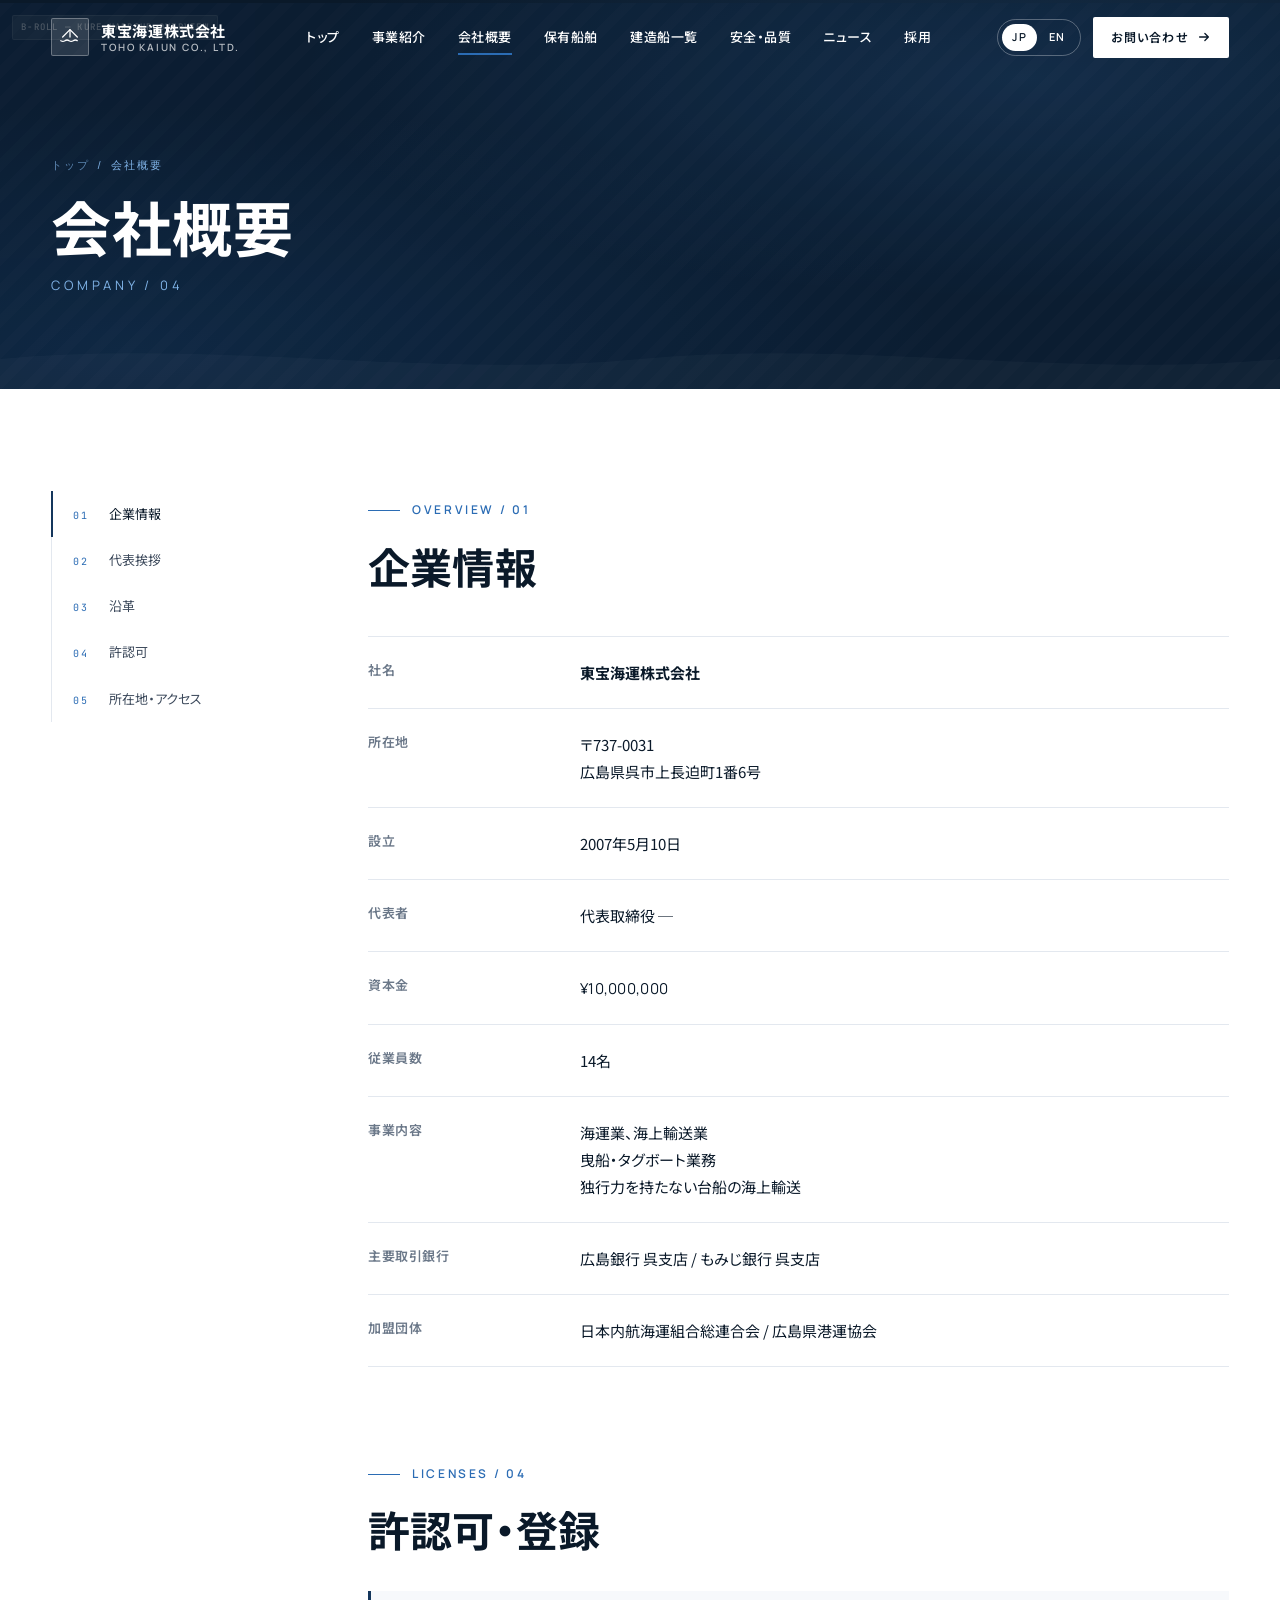
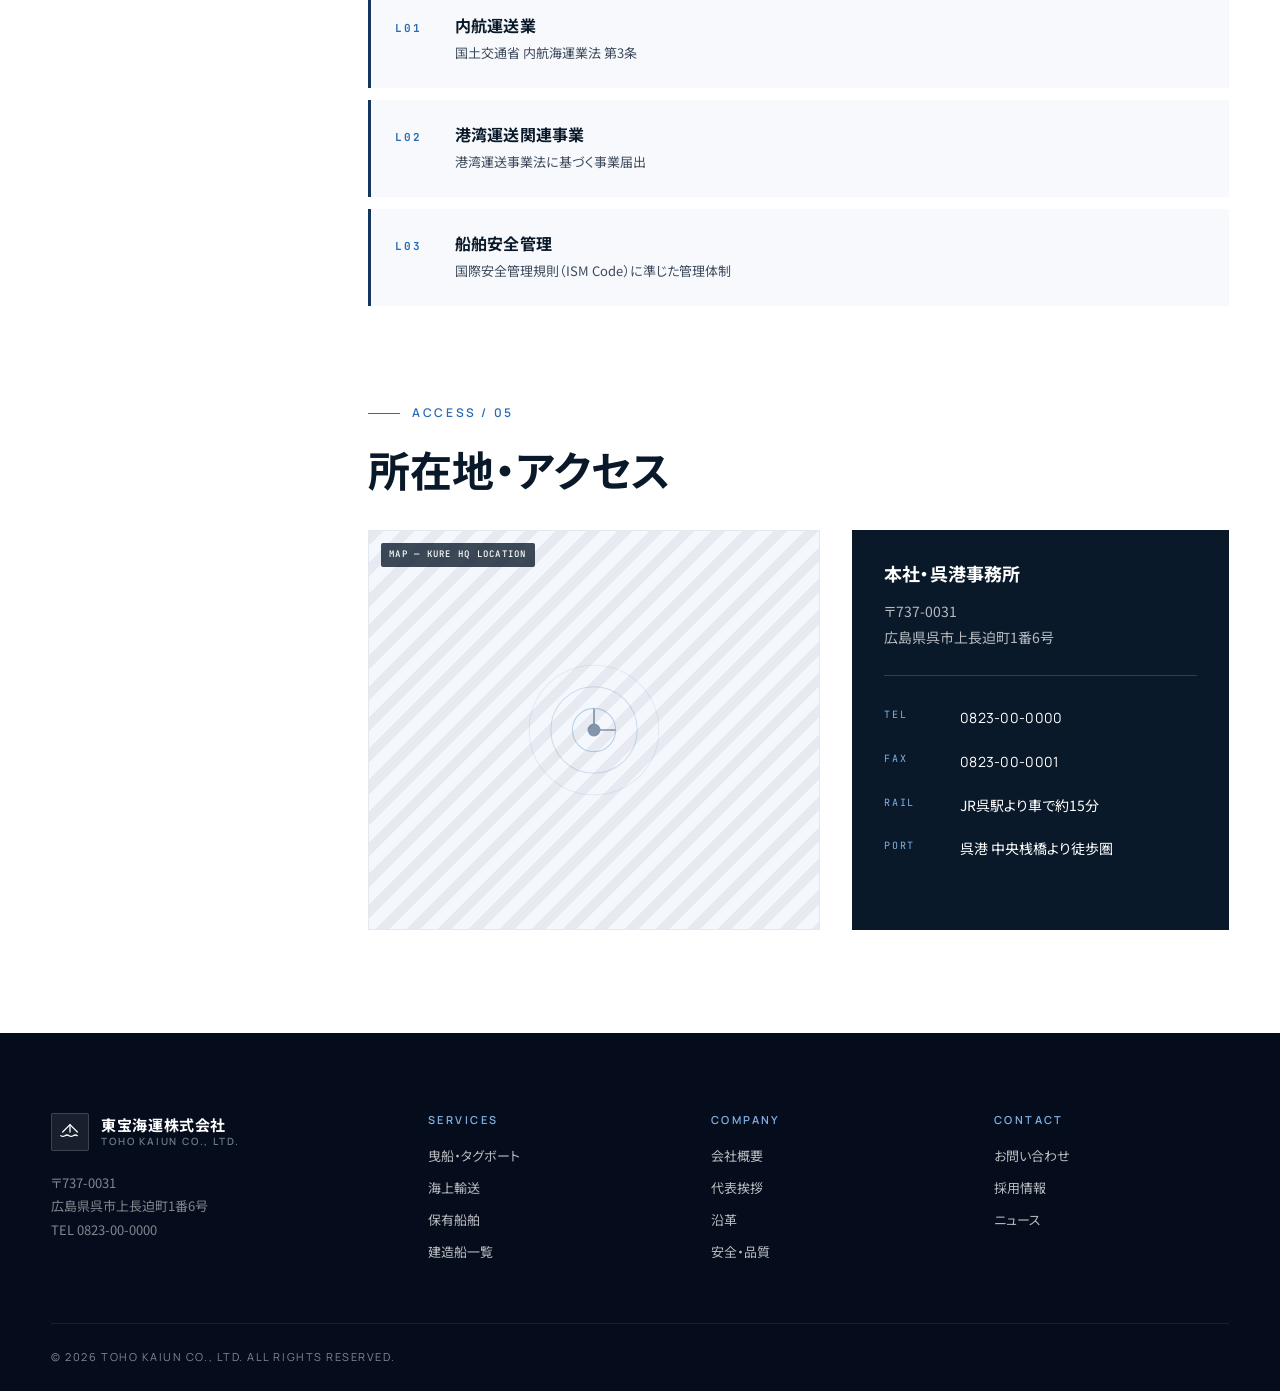
<file: company.html>
<!doctype html>
<html lang="ja" data-lang="jp">
<head>
<meta charset="utf-8" />
<meta name="viewport" content="width=device-width, initial-scale=1" />
<title>会社概要 | 東宝海運株式会社</title>
<link rel="preconnect" href="https://fonts.googleapis.com" />
<link rel="preconnect" href="https://fonts.gstatic.com" crossorigin />
<link href="https://fonts.googleapis.com/css2?family=Manrope:wght@400;500;600;700;800&family=Noto+Sans+JP:wght@300;400;500;700;900&family=JetBrains+Mono:wght@400;500&display=swap" rel="stylesheet" />
<link rel="stylesheet" href="assets/shared.css" />
</head>
<body>

<div data-partial="header" data-active="company" data-transparent="true"></div>

<section class="page-hero" data-screen-label="Company Hero">
  <div class="deco-bg"></div>
  <div class="img-ph dark" style="position:absolute;inset:0;border:none;opacity:0.3" data-parallax="0.2">
    <span class="ph-label">B-ROLL — Kure harbour overview</span>
  </div>
  <div class="container">
    <div class="breadcrumb">
      <a href="index.html"><span class="jp">トップ</span><span class="en-text">Home</span></a>
      <span>/</span>
      <span><span class="jp">会社概要</span><span class="en-text">Company</span></span>
    </div>
    <h1><span class="jp">会社概要</span><span class="en-text">Company overview</span></h1>
    <p class="en-label">COMPANY / 04</p>
  </div>
  <svg class="wave-line" viewBox="0 0 1440 60" preserveAspectRatio="none"><path d="M0,30 C240,10 480,50 720,30 C960,10 1200,50 1440,30 L1440,60 L0,60 Z" fill="rgba(255,255,255,0.06)"/></svg>
</section>

<section class="section">
  <div class="container company-grid">
    <aside class="company-aside">
      <ul class="company-toc">
        <li><a href="#overview" data-toc-active><span class="num mono">01</span><span class="jp">企業情報</span><span class="en-text">Overview</span></a></li>
        <li><a href="message.html"><span class="num mono">02</span><span class="jp">代表挨拶</span><span class="en-text">Message</span></a></li>
        <li><a href="history.html"><span class="num mono">03</span><span class="jp">沿革</span><span class="en-text">History</span></a></li>
        <li><a href="#license"><span class="num mono">04</span><span class="jp">許認可</span><span class="en-text">Licenses</span></a></li>
        <li><a href="#access"><span class="num mono">05</span><span class="jp">所在地・アクセス</span><span class="en-text">Access</span></a></li>
      </ul>
    </aside>

    <div class="company-main">
      <div id="overview" data-reveal>
        <span class="eyebrow">Overview / 01</span>
        <h2 class="section-title"><span class="jp">企業情報</span><span class="en-text">Corporate profile</span></h2>
      </div>

      <dl class="info-table" data-reveal>
        <div><dt><span class="jp">社名</span><span class="en-text">Name</span></dt><dd><strong>東宝海運株式会社</strong><span class="en-text" style="display:block;color:var(--text-3);font-family:var(--font-en);font-size:13px;margin-top:4px">TOHO KAIUN CO., LTD.</span></dd></div>
        <div><dt><span class="jp">所在地</span><span class="en-text">Address</span></dt><dd>〒737-0031<br/>広島県呉市上長迫町1番6号<br/><span class="en-text" style="color:var(--text-3);font-family:var(--font-en);font-size:13px">1-6 Kaminagasako-cho, Kure City, Hiroshima 737-0031, Japan</span></dd></div>
        <div><dt><span class="jp">設立</span><span class="en-text">Founded</span></dt><dd>2007年5月10日<span class="en-text" style="display:block;color:var(--text-3);font-family:var(--font-en);font-size:13px;margin-top:4px">May 10, 2007</span></dd></div>
        <div><dt><span class="jp">代表者</span><span class="en-text">Representative</span></dt><dd>代表取締役 ─</dd></div>
        <div><dt><span class="jp">資本金</span><span class="en-text">Capital</span></dt><dd><span class="en">¥10,000,000</span></dd></div>
        <div><dt><span class="jp">従業員数</span><span class="en-text">Employees</span></dt><dd>14名<span class="en-text" style="color:var(--text-3);margin-left:8px">(2026年4月時点)</span></dd></div>
        <div><dt><span class="jp">事業内容</span><span class="en-text">Business</span></dt><dd>
          <span class="jp">海運業、海上輸送業<br/>曳船・タグボート業務<br/>独行力を持たない台船の海上輸送</span>
          <span class="en-text">Shipping & marine transport<br/>Tugboat operations<br/>Ocean transport of non-self-propelled barges</span>
        </dd></div>
        <div><dt><span class="jp">主要取引銀行</span><span class="en-text">Bank</span></dt><dd>広島銀行 呉支店 / もみじ銀行 呉支店</dd></div>
        <div><dt><span class="jp">加盟団体</span><span class="en-text">Affiliations</span></dt><dd>
          <span class="jp">日本内航海運組合総連合会 / 広島県港運協会</span>
          <span class="en-text">Japan Federation of Coastal Shipping Associations / Hiroshima Harbour Association</span>
        </dd></div>
      </dl>

      <div id="license" style="margin-top:88px" data-reveal>
        <span class="eyebrow">Licenses / 04</span>
        <h2 class="section-title"><span class="jp">許認可・登録</span><span class="en-text">Licenses & registrations</span></h2>

        <ul class="license-list">
          <li>
            <span class="lic-no mono">L01</span>
            <div>
              <h4><span class="jp">内航運送業</span><span class="en-text">Coastal shipping licence</span></h4>
              <p><span class="jp">国土交通省 内航海運業法 第3条</span><span class="en-text">MLIT, Coastal Shipping Act, Art. 3</span></p>
            </div>
          </li>
          <li>
            <span class="lic-no mono">L02</span>
            <div>
              <h4><span class="jp">港湾運送関連事業</span><span class="en-text">Port transport business</span></h4>
              <p><span class="jp">港湾運送事業法に基づく事業届出</span><span class="en-text">Notification under Port Transportation Business Act</span></p>
            </div>
          </li>
          <li>
            <span class="lic-no mono">L03</span>
            <div>
              <h4><span class="jp">船舶安全管理</span><span class="en-text">Ship safety management</span></h4>
              <p><span class="jp">国際安全管理規則（ISM Code）に準じた管理体制</span><span class="en-text">Management aligned with the ISM Code</span></p>
            </div>
          </li>
        </ul>
      </div>

      <div id="access" style="margin-top:88px" data-reveal>
        <span class="eyebrow">Access / 05</span>
        <h2 class="section-title"><span class="jp">所在地・アクセス</span><span class="en-text">Headquarters & access</span></h2>

        <div class="access-grid">
          <div class="img-ph map-ph">
            <span class="ph-label">MAP — Kure HQ location</span>
            <svg viewBox="0 0 200 200" width="48%" height="auto" style="opacity:0.5">
              <circle cx="100" cy="100" r="6" fill="var(--navy-700)"/>
              <circle cx="100" cy="100" r="20" stroke="var(--navy-500)" stroke-width="1" fill="none" opacity="0.6"/>
              <circle cx="100" cy="100" r="40" stroke="var(--navy-500)" stroke-width="1" fill="none" opacity="0.4"/>
              <circle cx="100" cy="100" r="60" stroke="var(--navy-500)" stroke-width="1" fill="none" opacity="0.2"/>
              <path d="M100 100 V 80 M100 100 H 120" stroke="var(--navy-700)" stroke-width="1.5"/>
            </svg>
          </div>
          <div class="access-info">
            <h3>本社・呉港事務所</h3>
            <p class="address">〒737-0031<br/>広島県呉市上長迫町1番6号</p>
            <dl class="access-list">
              <div><dt class="mono">TEL</dt><dd class="en">0823-00-0000</dd></div>
              <div><dt class="mono">FAX</dt><dd class="en">0823-00-0001</dd></div>
              <div><dt class="mono">RAIL</dt><dd><span class="jp">JR呉駅より車で約15分</span><span class="en-text">~15min by car from JR Kure Station</span></dd></div>
              <div><dt class="mono">PORT</dt><dd><span class="jp">呉港 中央桟橋より徒歩圏</span><span class="en-text">Walking distance from Kure Port central pier</span></dd></div>
            </dl>
          </div>
        </div>
      </div>
    </div>
  </div>
</section>

<div data-partial="footer"></div>

<script src="assets/partials.js"></script>
<script src="assets/main.js"></script>

<style>
.company-grid {
  display: grid;
  grid-template-columns: 240px 1fr;
  gap: clamp(40px, 6vw, 80px);
  align-items: start;
}
.company-aside { position: sticky; top: calc(var(--header-h) + 24px); }
.company-toc { list-style: none; margin: 0; padding: 0; border-left: 1px solid var(--line); }
.company-toc a {
  display: grid;
  grid-template-columns: 36px 1fr;
  align-items: baseline;
  padding: 12px 0 12px 20px;
  font-size: 13px;
  color: var(--text-2);
  border-left: 2px solid transparent;
  margin-left: -1px;
  position: relative;
  transition: color 200ms var(--ease), border-color 200ms var(--ease);
}
.company-toc a:hover { color: var(--navy-900); }
.company-toc a[data-toc-active] { color: var(--navy-900); border-left-color: var(--navy-700); }
.company-toc .num { font-size: 10px; letter-spacing: 0.2em; color: var(--navy-500); }
.company-toc .en-text { display: block; font-family: var(--font-en); font-size: 10px; color: var(--text-3); letter-spacing: 0.16em; text-transform: uppercase; margin-top: 2px; }

.info-table {
  margin: 40px 0 0;
  border-top: 1px solid var(--line);
}
.info-table > div {
  display: grid;
  grid-template-columns: 180px 1fr;
  gap: 32px;
  padding: 22px 0;
  border-bottom: 1px solid var(--line);
}
.info-table dt {
  font-size: 13px;
  font-weight: 600;
  color: var(--text-3);
  letter-spacing: 0.04em;
}
.info-table dt .en-text {
  display: block;
  font-family: var(--font-en);
  font-size: 10px;
  letter-spacing: 0.18em;
  text-transform: uppercase;
  color: var(--text-3);
  margin-top: 4px;
  font-weight: 500;
}
.info-table dd { margin: 0; font-size: 15px; color: var(--text); line-height: 1.8; }

.license-list {
  list-style: none;
  margin: 32px 0 0;
  padding: 0;
  display: grid;
  gap: 12px;
}
.license-list li {
  display: grid;
  grid-template-columns: 60px 1fr;
  align-items: start;
  padding: 24px;
  background: var(--cream);
  border-left: 3px solid var(--navy-700);
}
.lic-no { font-size: 11px; letter-spacing: 0.18em; color: var(--navy-500); font-weight: 700; padding-top: 4px; }
.license-list h4 { font-size: 16px; margin-bottom: 6px; }
.license-list p { margin: 0; font-size: 13px; color: var(--text-2); }

.access-grid {
  margin-top: 32px;
  display: grid;
  grid-template-columns: 1.2fr 1fr;
  gap: 32px;
  align-items: stretch;
}
.map-ph {
  min-height: 400px;
  position: relative;
}
.access-info { padding: 32px; background: var(--navy-900); color: var(--white); }
.access-info h3 { color: var(--white); font-size: 18px; margin-bottom: 12px; }
.access-info .address { color: rgba(255,255,255,0.7); font-size: 14px; line-height: 1.9; margin: 0; }
.access-list { margin: 24px 0 0; border-top: 1px solid rgba(255,255,255,0.16); padding-top: 20px; }
.access-list > div {
  display: grid;
  grid-template-columns: 60px 1fr;
  gap: 16px;
  padding: 10px 0;
}
.access-list dt { font-size: 10px; letter-spacing: 0.18em; color: var(--navy-300); }
.access-list dd { margin: 0; font-size: 14px; color: var(--white); }

@media (max-width: 900px) {
  .company-grid { grid-template-columns: 1fr; }
  .company-aside { position: static; }
  .company-toc { display: flex; flex-wrap: wrap; border-left: 0; border-bottom: 1px solid var(--line); padding-bottom: 16px; }
  .company-toc li { flex: 1 0 calc(50% - 8px); }
  .info-table > div { grid-template-columns: 1fr; gap: 8px; padding: 18px 0; }
  .access-grid { grid-template-columns: 1fr; }
}
</style>

</body>
</html>
</file>
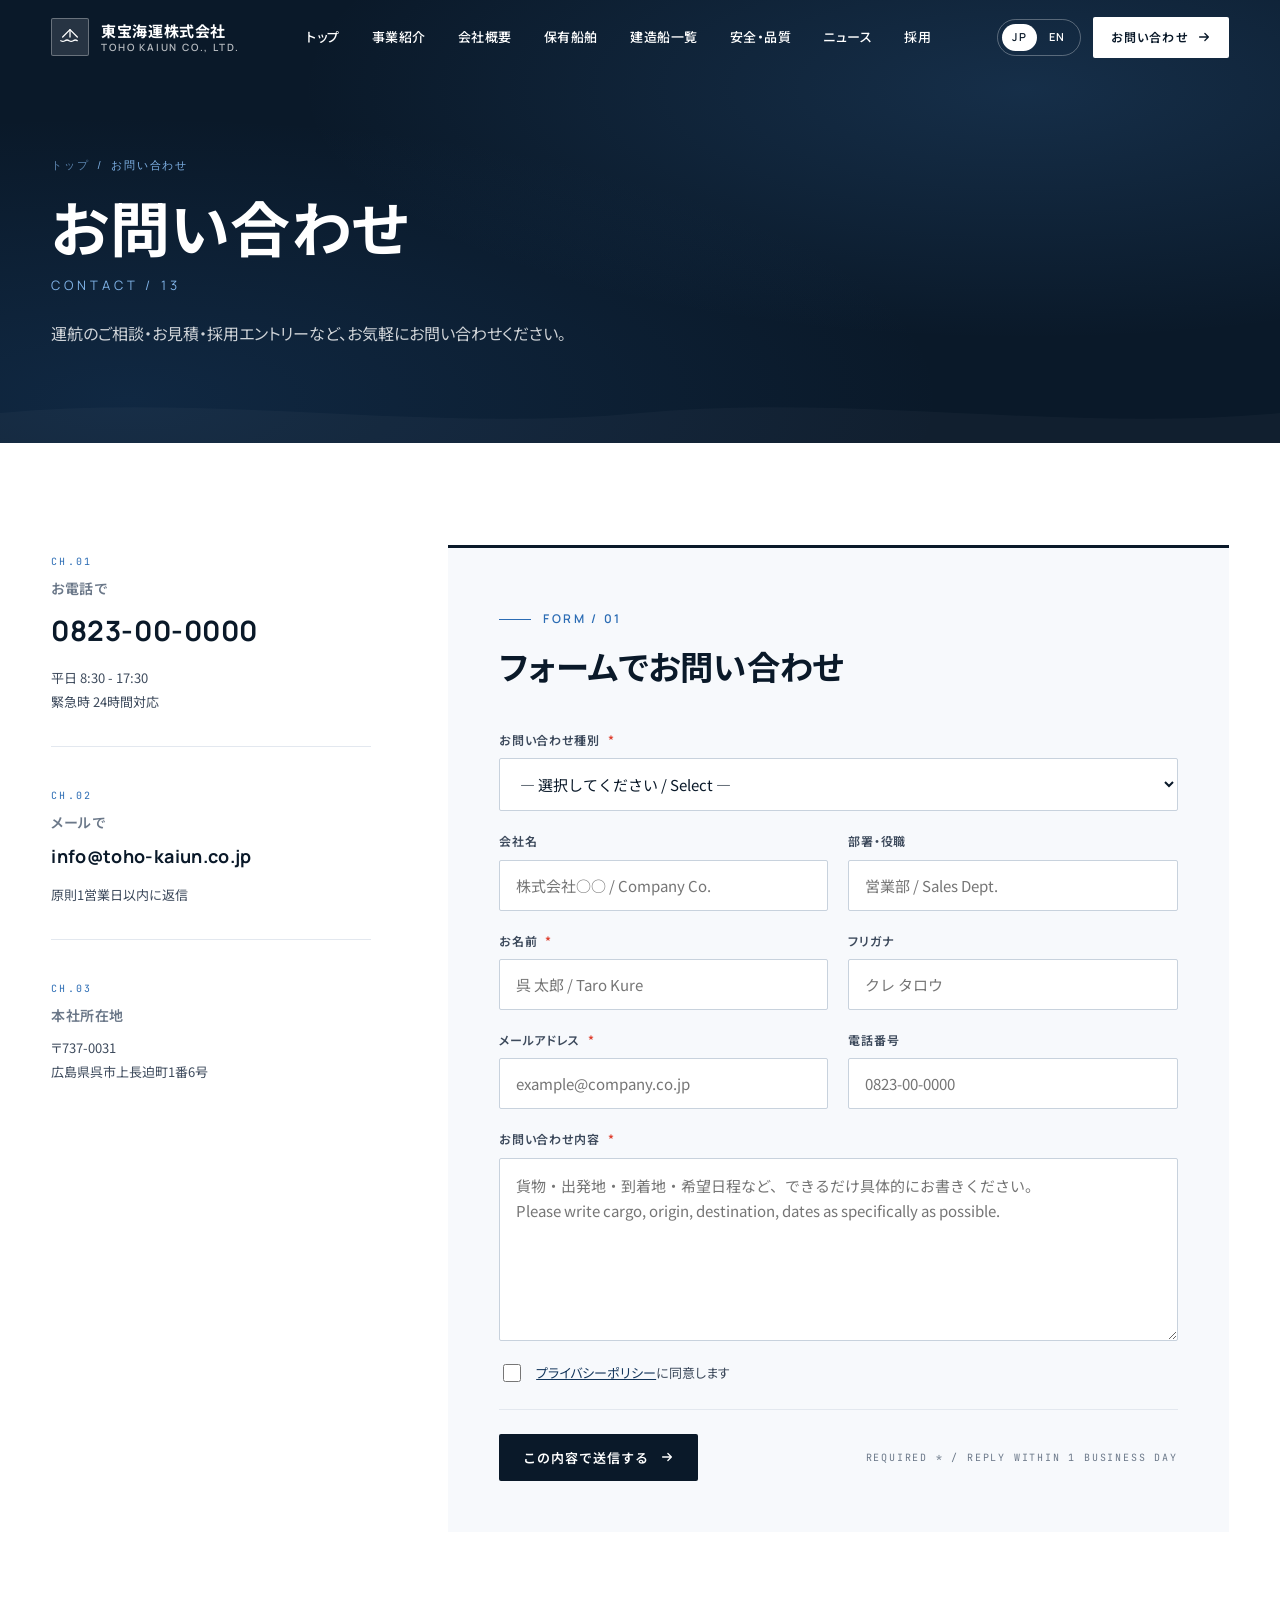
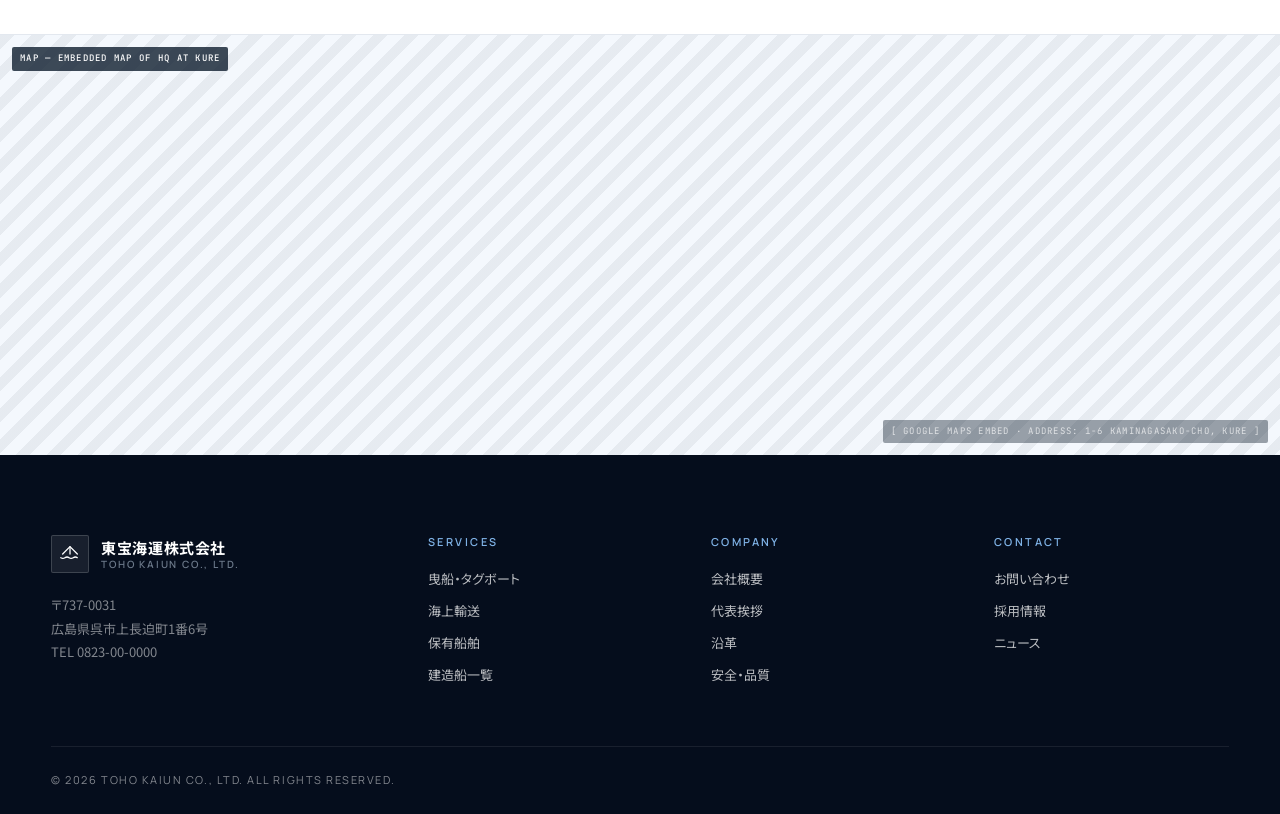
<file: contact.html>
<!doctype html>
<html lang="ja" data-lang="jp">
<head>
<meta charset="utf-8" />
<meta name="viewport" content="width=device-width, initial-scale=1" />
<title>お問い合わせ | 東宝海運株式会社</title>
<link rel="preconnect" href="https://fonts.googleapis.com" />
<link rel="preconnect" href="https://fonts.gstatic.com" crossorigin />
<link href="https://fonts.googleapis.com/css2?family=Manrope:wght@400;500;600;700;800&family=Noto+Sans+JP:wght@300;400;500;700;900&family=JetBrains+Mono:wght@400;500&display=swap" rel="stylesheet" />
<link rel="stylesheet" href="assets/shared.css" />
</head>
<body>

<div data-partial="header" data-active="contact" data-transparent="true"></div>

<section class="page-hero" data-screen-label="Contact Hero">
  <div class="deco-bg"></div>
  <div class="container">
    <div class="breadcrumb">
      <a href="index.html"><span class="jp">トップ</span><span class="en-text">Home</span></a>
      <span>/</span>
      <span><span class="jp">お問い合わせ</span><span class="en-text">Contact</span></span>
    </div>
    <h1><span class="jp">お問い合わせ</span><span class="en-text">Contact us</span></h1>
    <p class="en-label">CONTACT / 13</p>
    <p style="margin-top:24px;max-width:60ch;color:rgba(255,255,255,0.8);font-size:16px">
      <span class="jp">運航のご相談・お見積・採用エントリーなど、お気軽にお問い合わせください。</span>
      <span class="en-text">Operations, quotes, careers — feel free to reach out.</span>
    </p>
  </div>
  <svg class="wave-line" viewBox="0 0 1440 60" preserveAspectRatio="none"><path d="M0,30 C240,10 480,50 720,30 C960,10 1200,50 1440,30 L1440,60 L0,60 Z" fill="rgba(255,255,255,0.06)"/></svg>
</section>

<section class="section">
  <div class="container contact-grid">
    <!-- Channels -->
    <aside class="channels" data-reveal>
      <div class="channel">
        <span class="ch-no mono">CH.01</span>
        <h3><span class="jp">お電話で</span><span class="en-text">By phone</span></h3>
        <a class="ch-tel en" href="tel:0823000000">0823-00-0000</a>
        <p class="ch-hours">
          <span class="jp">平日 8:30 - 17:30<br/>緊急時 24時間対応</span>
          <span class="en-text">Weekdays 8:30 - 17:30<br/>Emergencies 24/7</span>
        </p>
      </div>
      <div class="channel">
        <span class="ch-no mono">CH.02</span>
        <h3><span class="jp">メールで</span><span class="en-text">By email</span></h3>
        <a class="ch-mail en" href="mailto:info@toho-kaiun.co.jp">info@toho-kaiun.co.jp</a>
        <p class="ch-hours"><span class="jp">原則1営業日以内に返信</span><span class="en-text">Reply within 1 business day</span></p>
      </div>
      <div class="channel">
        <span class="ch-no mono">CH.03</span>
        <h3><span class="jp">本社所在地</span><span class="en-text">HQ address</span></h3>
        <p class="ch-addr">
          〒737-0031<br/>
          広島県呉市上長迫町1番6号
          <span class="en-text" style="display:block;color:var(--text-3);font-family:var(--font-en);font-size:13px;margin-top:6px">1-6 Kaminagasako-cho,<br/>Kure City, Hiroshima 737-0031</span>
        </p>
      </div>
    </aside>

    <!-- Form -->
    <form class="contact-form" data-reveal data-reveal-delay="1" onsubmit="event.preventDefault();document.querySelector('.form-success').classList.add('is-visible');this.reset();">
      <div class="form-head">
        <span class="eyebrow">Form / 01</span>
        <h2 class="section-title" style="margin-top:14px;font-size:clamp(24px,2.6vw,36px)">
          <span class="jp">フォームでお問い合わせ</span>
          <span class="en-text">Reach out via form</span>
        </h2>
      </div>

      <div class="form-row">
        <label class="form-field">
          <span class="form-label"><span class="jp">お問い合わせ種別</span><span class="en-text">Enquiry type</span><span class="req">*</span></span>
          <select required>
            <option value="" disabled selected>— 選択してください / Select —</option>
            <option>運航・輸送のご相談</option>
            <option>お見積依頼</option>
            <option>採用に関するお問い合わせ</option>
            <option>プレス・メディア</option>
            <option>その他</option>
          </select>
        </label>
      </div>

      <div class="form-row two">
        <label class="form-field">
          <span class="form-label"><span class="jp">会社名</span><span class="en-text">Company</span></span>
          <input type="text" placeholder="株式会社○○ / Company Co." />
        </label>
        <label class="form-field">
          <span class="form-label"><span class="jp">部署・役職</span><span class="en-text">Dept. / Title</span></span>
          <input type="text" placeholder="営業部 / Sales Dept." />
        </label>
      </div>

      <div class="form-row two">
        <label class="form-field">
          <span class="form-label"><span class="jp">お名前</span><span class="en-text">Name</span><span class="req">*</span></span>
          <input type="text" required placeholder="呉 太郎 / Taro Kure" />
        </label>
        <label class="form-field">
          <span class="form-label"><span class="jp">フリガナ</span><span class="en-text">Furigana</span></span>
          <input type="text" placeholder="クレ タロウ" />
        </label>
      </div>

      <div class="form-row two">
        <label class="form-field">
          <span class="form-label"><span class="jp">メールアドレス</span><span class="en-text">Email</span><span class="req">*</span></span>
          <input type="email" required placeholder="example@company.co.jp" />
        </label>
        <label class="form-field">
          <span class="form-label"><span class="jp">電話番号</span><span class="en-text">Phone</span></span>
          <input type="tel" placeholder="0823-00-0000" />
        </label>
      </div>

      <div class="form-row">
        <label class="form-field">
          <span class="form-label"><span class="jp">お問い合わせ内容</span><span class="en-text">Message</span><span class="req">*</span></span>
          <textarea rows="6" required placeholder="貨物・出発地・到着地・希望日程など、できるだけ具体的にお書きください。&#10;Please write cargo, origin, destination, dates as specifically as possible."></textarea>
        </label>
      </div>

      <label class="form-check">
        <input type="checkbox" required />
        <span><span class="jp"><a href="#">プライバシーポリシー</a>に同意します</span><span class="en-text">I agree to the <a href="#">Privacy Policy</a></span></span>
      </label>

      <div class="form-actions">
        <button type="submit" class="btn">
          <span class="jp">この内容で送信する</span><span class="en-text">Send message</span>
          <svg class="arrow" viewBox="0 0 16 16" fill="none"><path d="M3 8h10M9 4l4 4-4 4" stroke="currentColor" stroke-width="1.5" stroke-linecap="round" stroke-linejoin="round"/></svg>
        </button>
        <span class="form-note mono">REQUIRED *  /  REPLY WITHIN 1 BUSINESS DAY</span>
      </div>

      <div class="form-success" role="status">
        <span class="success-icon">
          <svg viewBox="0 0 24 24" fill="none"><path d="M5 12l4 4 10-10" stroke="currentColor" stroke-width="2" stroke-linecap="round" stroke-linejoin="round"/></svg>
        </span>
        <div>
          <strong>
            <span class="jp">お問い合わせを受け付けました。</span>
            <span class="en-text">Thank you. Your message has been received.</span>
          </strong>
          <p>
            <span class="jp">担当者より1営業日以内にご連絡いたします。</span>
            <span class="en-text">We will get back to you within one business day.</span>
          </p>
        </div>
      </div>
    </form>
  </div>
</section>

<!-- Map placeholder -->
<section style="border-top:1px solid var(--line)">
  <div class="img-ph" style="height:420px;border:0">
    <span class="ph-label">MAP — Embedded map of HQ at Kure</span>
    <span class="ph-text">[ Google Maps embed · address: 1-6 Kaminagasako-cho, Kure ]</span>
  </div>
</section>

<div data-partial="footer"></div>

<script src="assets/partials.js"></script>
<script src="assets/main.js"></script>

<style>
.contact-grid {
  display: grid;
  grid-template-columns: 320px 1fr;
  gap: clamp(40px, 6vw, 80px);
  align-items: start;
}
.channels {
  position: sticky;
  top: calc(var(--header-h) + 24px);
  display: flex;
  flex-direction: column;
  gap: 32px;
}
.channel { padding-bottom: 32px; border-bottom: 1px solid var(--line); }
.channel:last-child { border-bottom: 0; }
.ch-no { font-size: 10px; letter-spacing: 0.22em; color: var(--navy-500); }
.channel h3 { font-size: 14px; color: var(--text-3); margin: 6px 0 10px; letter-spacing: 0.04em; font-weight: 600; }
.channel h3 .en-text { font-family: var(--font-en); font-size: 11px; letter-spacing: 0.18em; text-transform: uppercase; margin-left: 6px; }
.ch-tel, .ch-mail {
  display: block;
  font-size: 28px;
  font-weight: 700;
  letter-spacing: 0.02em;
  color: var(--navy-900);
}
.ch-mail { font-size: 18px; word-break: break-all; }
.ch-hours, .ch-addr { margin: 12px 0 0; color: var(--text-2); font-size: 13px; line-height: 1.85; }

.contact-form {
  background: var(--cream);
  padding: clamp(28px, 4vw, 56px);
  border-top: 3px solid var(--navy-900);
}
.form-head { margin-bottom: 40px; }
.form-row { display: flex; flex-direction: column; gap: 16px; margin-bottom: 20px; }
.form-row.two { display: grid; grid-template-columns: 1fr 1fr; gap: 20px; }
.form-field { display: flex; flex-direction: column; gap: 8px; }
.form-label {
  font-size: 12px;
  font-weight: 600;
  letter-spacing: 0.06em;
  color: var(--text-2);
  display: flex;
  align-items: center;
  gap: 8px;
}
.form-label .en-text { font-family: var(--font-en); font-size: 10px; letter-spacing: 0.16em; color: var(--text-3); text-transform: uppercase; }
.form-label .req { color: oklch(0.6 0.2 30); }
.form-field input,
.form-field select,
.form-field textarea {
  font-family: inherit;
  font-size: 15px;
  padding: 14px 16px;
  background: var(--white);
  border: 1px solid var(--line-strong);
  border-radius: 2px;
  color: var(--text);
  transition: border-color 200ms var(--ease), box-shadow 200ms var(--ease);
}
.form-field input:focus,
.form-field select:focus,
.form-field textarea:focus {
  outline: none;
  border-color: var(--navy-700);
  box-shadow: 0 0 0 3px rgba(30,77,138,0.12);
}
.form-field textarea { resize: vertical; min-height: 140px; line-height: 1.7; }

.form-check {
  display: flex;
  align-items: center;
  gap: 12px;
  margin: 16px 0 24px;
  font-size: 13px;
  color: var(--text-2);
  cursor: pointer;
}
.form-check input { width: 18px; height: 18px; accent-color: var(--navy-700); }
.form-check a { color: var(--navy-700); text-decoration: underline; }

.form-actions {
  display: flex;
  align-items: center;
  justify-content: space-between;
  gap: 24px;
  flex-wrap: wrap;
  padding-top: 24px;
  border-top: 1px solid var(--line);
}
.form-note { font-size: 10px; color: var(--text-3); letter-spacing: 0.18em; }

.form-success {
  display: none;
  margin-top: 28px;
  padding: 24px;
  background: var(--white);
  border: 1px solid oklch(0.85 0.12 150);
  border-left: 3px solid oklch(0.6 0.16 150);
  align-items: flex-start;
  gap: 16px;
}
.form-success.is-visible { display: flex; }
.success-icon {
  width: 32px; height: 32px;
  background: oklch(0.95 0.06 150);
  color: oklch(0.4 0.16 150);
  display: grid; place-items: center;
  border-radius: 99px;
  flex-shrink: 0;
}
.success-icon svg { width: 20px; height: 20px; }
.form-success strong { font-size: 15px; color: var(--navy-900); }
.form-success p { margin: 4px 0 0; font-size: 13px; color: var(--text-2); }

@media (max-width: 900px) {
  .contact-grid { grid-template-columns: 1fr; }
  .channels { position: static; }
  .form-row.two { grid-template-columns: 1fr; }
}
</style>

</body>
</html>
</file>
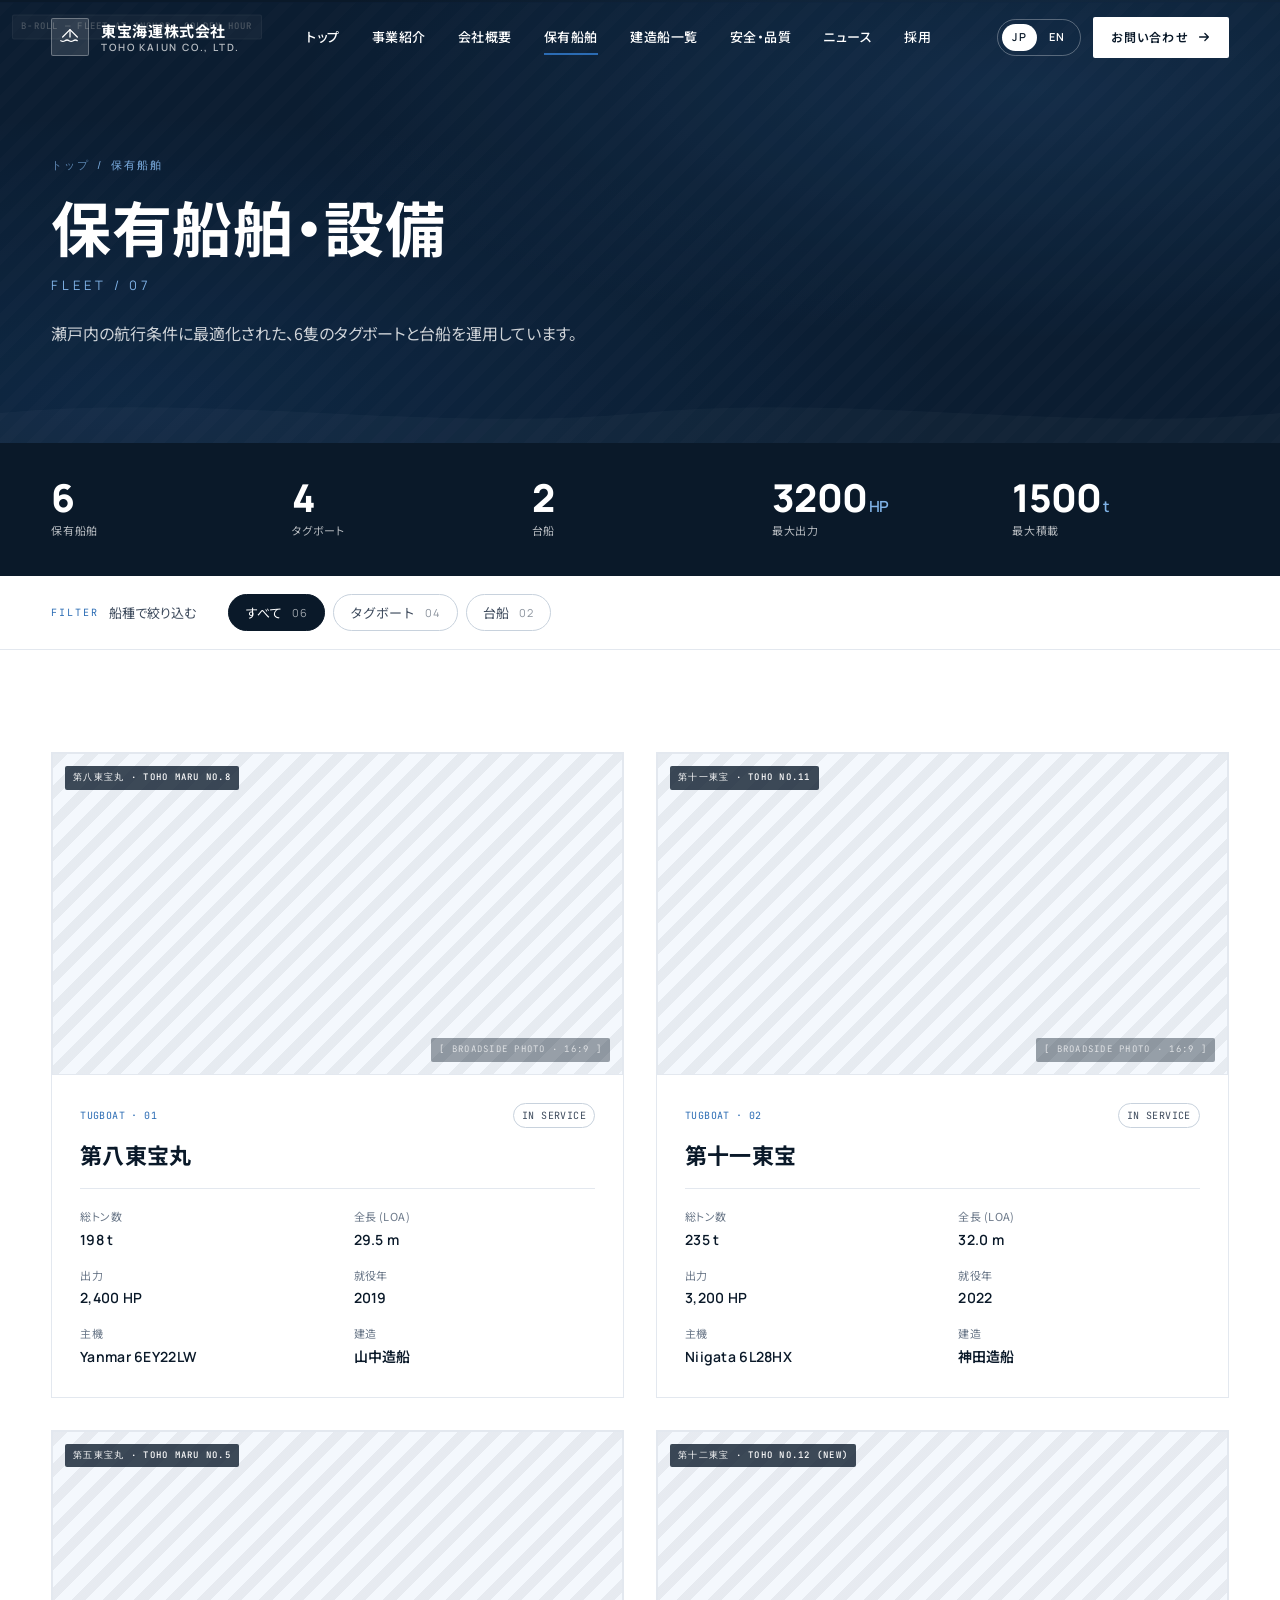
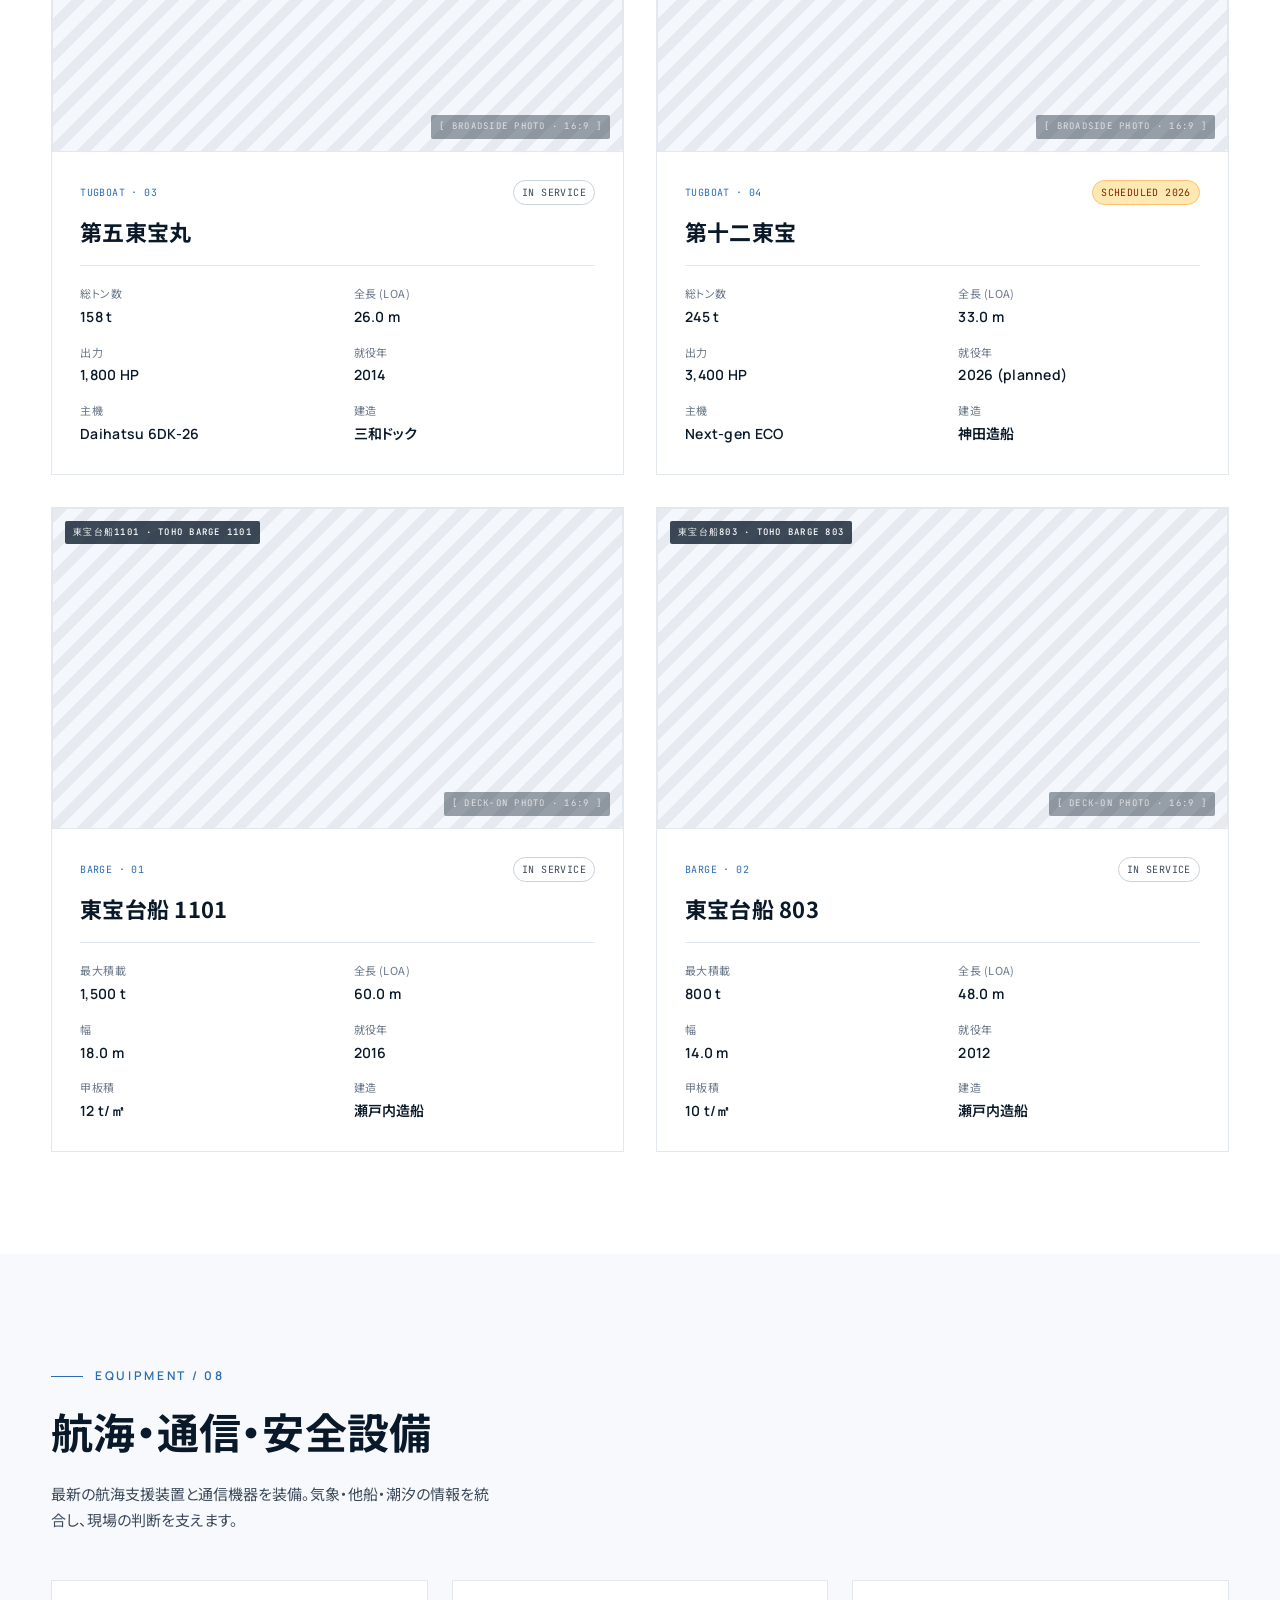
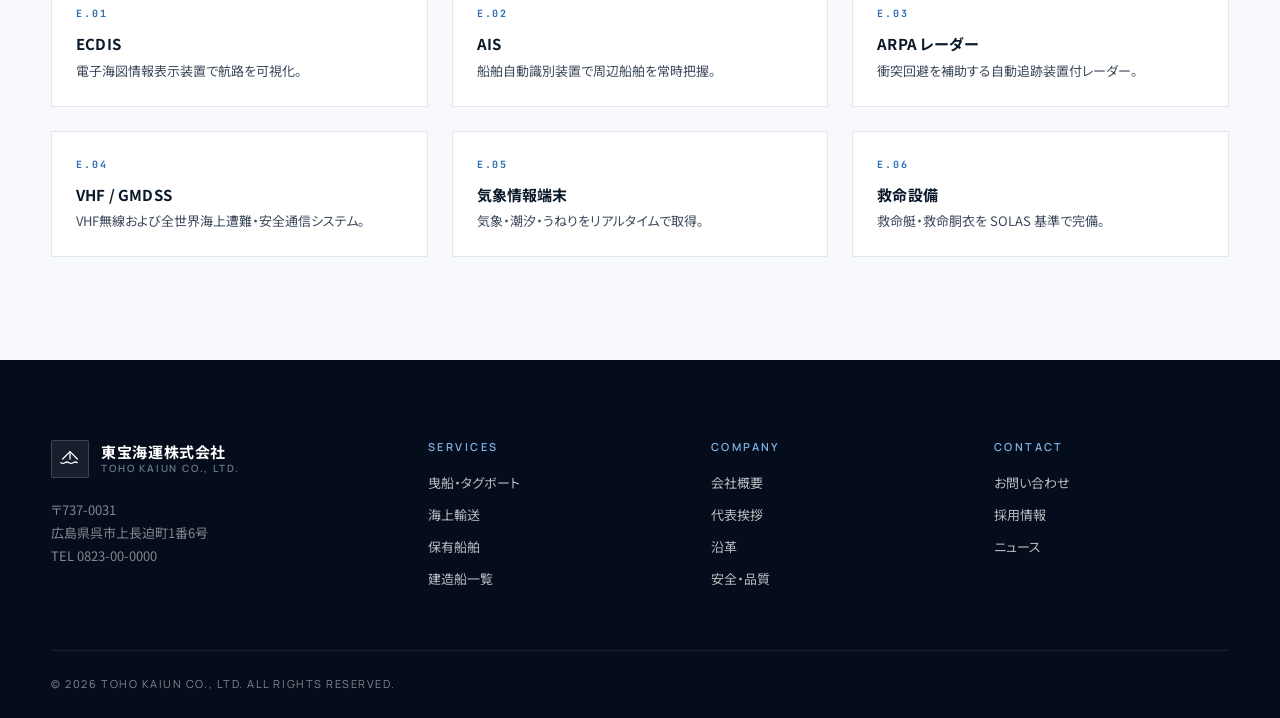
<file: fleet.html>
<!doctype html>
<html lang="ja" data-lang="jp">
<head>
<meta charset="utf-8" />
<meta name="viewport" content="width=device-width, initial-scale=1" />
<title>保有船舶 | 東宝海運株式会社</title>
<link rel="preconnect" href="https://fonts.googleapis.com" />
<link rel="preconnect" href="https://fonts.gstatic.com" crossorigin />
<link href="https://fonts.googleapis.com/css2?family=Manrope:wght@400;500;600;700;800&family=Noto+Sans+JP:wght@300;400;500;700;900&family=JetBrains+Mono:wght@400;500&display=swap" rel="stylesheet" />
<link rel="stylesheet" href="assets/shared.css" />
</head>
<body>

<div data-partial="header" data-active="fleet" data-transparent="true"></div>

<section class="page-hero" data-screen-label="Fleet Hero">
  <div class="deco-bg"></div>
  <div class="img-ph dark" style="position:absolute;inset:0;border:none;opacity:0.3" data-parallax="0.2">
    <span class="ph-label">B-ROLL — Fleet at anchor, golden hour</span>
  </div>
  <div class="container">
    <div class="breadcrumb">
      <a href="index.html"><span class="jp">トップ</span><span class="en-text">Home</span></a>
      <span>/</span>
      <span><span class="jp">保有船舶</span><span class="en-text">Fleet</span></span>
    </div>
    <h1><span class="jp">保有船舶・設備</span><span class="en-text">Fleet & equipment</span></h1>
    <p class="en-label">FLEET / 07</p>
    <p style="margin-top:24px;max-width:60ch;color:rgba(255,255,255,0.8);font-size:16px">
      <span class="jp">瀬戸内の航行条件に最適化された、6隻のタグボートと台船を運用しています。</span>
      <span class="en-text">Six tugboats and barges, optimised for Seto Inland Sea operating conditions.</span>
    </p>
  </div>
  <svg class="wave-line" viewBox="0 0 1440 60" preserveAspectRatio="none"><path d="M0,30 C240,10 480,50 720,30 C960,10 1200,50 1440,30 L1440,60 L0,60 Z" fill="rgba(255,255,255,0.06)"/></svg>
</section>

<!-- Fleet stats bar -->
<section class="fleet-stats">
  <div class="container">
    <div class="stats-row">
      <div class="stat-item">
        <span class="stat-val en"><span data-count="6">0</span></span>
        <span class="stat-key"><span class="jp">保有船舶</span><span class="en-text">Vessels</span></span>
      </div>
      <div class="stat-item">
        <span class="stat-val en"><span data-count="4">0</span></span>
        <span class="stat-key"><span class="jp">タグボート</span><span class="en-text">Tugboats</span></span>
      </div>
      <div class="stat-item">
        <span class="stat-val en"><span data-count="2">0</span></span>
        <span class="stat-key"><span class="jp">台船</span><span class="en-text">Barges</span></span>
      </div>
      <div class="stat-item">
        <span class="stat-val en"><span data-count="3200">0</span><span class="unit">HP</span></span>
        <span class="stat-key"><span class="jp">最大出力</span><span class="en-text">Peak power</span></span>
      </div>
      <div class="stat-item">
        <span class="stat-val en"><span data-count="1500">0</span><span class="unit">t</span></span>
        <span class="stat-key"><span class="jp">最大積載</span><span class="en-text">Peak capacity</span></span>
      </div>
    </div>
  </div>
</section>

<!-- Filter -->
<section style="background:var(--white);border-bottom:1px solid var(--line)">
  <div class="container fleet-filter">
    <div class="filter-label">
      <span class="mono">FILTER</span>
      <span class="jp">船種で絞り込む</span><span class="en-text">Filter by type</span>
    </div>
    <div class="filter-tabs">
      <button class="tab is-active" data-filter="all"><span class="jp">すべて</span><span class="en-text">All</span><span class="count en">06</span></button>
      <button class="tab" data-filter="tug"><span class="jp">タグボート</span><span class="en-text">Tugboat</span><span class="count en">04</span></button>
      <button class="tab" data-filter="barge"><span class="jp">台船</span><span class="en-text">Barge</span><span class="count en">02</span></button>
    </div>
  </div>
</section>

<!-- Vessels grid -->
<section class="section">
  <div class="container">
    <div class="vessel-grid">
      <!-- Tug 1 -->
      <article class="vessel-card" data-type="tug" data-reveal>
        <div class="img-ph vessel-img">
          <span class="ph-label">第八東宝丸 · TOHO MARU NO.8</span>
          <span class="ph-text">[ broadside photo · 16:9 ]</span>
        </div>
        <div class="vessel-body">
          <div class="vessel-head">
            <span class="vessel-type mono">TUGBOAT · 01</span>
            <span class="vessel-status mono">IN SERVICE</span>
          </div>
          <h3>第八東宝丸<small class="en-text">Toho Maru No.8</small></h3>
          <dl class="vessel-spec">
            <div><dt><span class="jp">総トン数</span><span class="en-text">GT</span></dt><dd class="en">198 t</dd></div>
            <div><dt><span class="jp">全長 (LOA)</span><span class="en-text">LOA</span></dt><dd class="en">29.5 m</dd></div>
            <div><dt><span class="jp">出力</span><span class="en-text">Power</span></dt><dd class="en">2,400 HP</dd></div>
            <div><dt><span class="jp">就役年</span><span class="en-text">Year</span></dt><dd class="en">2019</dd></div>
            <div><dt><span class="jp">主機</span><span class="en-text">Engine</span></dt><dd class="en">Yanmar 6EY22LW</dd></div>
            <div><dt><span class="jp">建造</span><span class="en-text">Built at</span></dt><dd><span class="jp">山中造船</span><span class="en-text">Yamanaka SY</span></dd></div>
          </dl>
        </div>
      </article>

      <!-- Tug 2 -->
      <article class="vessel-card" data-type="tug" data-reveal data-reveal-delay="1">
        <div class="img-ph vessel-img">
          <span class="ph-label">第十一東宝 · TOHO NO.11</span>
          <span class="ph-text">[ broadside photo · 16:9 ]</span>
        </div>
        <div class="vessel-body">
          <div class="vessel-head">
            <span class="vessel-type mono">TUGBOAT · 02</span>
            <span class="vessel-status mono">IN SERVICE</span>
          </div>
          <h3>第十一東宝<small class="en-text">Toho No.11</small></h3>
          <dl class="vessel-spec">
            <div><dt><span class="jp">総トン数</span><span class="en-text">GT</span></dt><dd class="en">235 t</dd></div>
            <div><dt><span class="jp">全長 (LOA)</span><span class="en-text">LOA</span></dt><dd class="en">32.0 m</dd></div>
            <div><dt><span class="jp">出力</span><span class="en-text">Power</span></dt><dd class="en">3,200 HP</dd></div>
            <div><dt><span class="jp">就役年</span><span class="en-text">Year</span></dt><dd class="en">2022</dd></div>
            <div><dt><span class="jp">主機</span><span class="en-text">Engine</span></dt><dd class="en">Niigata 6L28HX</dd></div>
            <div><dt><span class="jp">建造</span><span class="en-text">Built at</span></dt><dd><span class="jp">神田造船</span><span class="en-text">Kanda SY</span></dd></div>
          </dl>
        </div>
      </article>

      <!-- Tug 3 -->
      <article class="vessel-card" data-type="tug" data-reveal data-reveal-delay="2">
        <div class="img-ph vessel-img">
          <span class="ph-label">第五東宝丸 · TOHO MARU NO.5</span>
          <span class="ph-text">[ broadside photo · 16:9 ]</span>
        </div>
        <div class="vessel-body">
          <div class="vessel-head">
            <span class="vessel-type mono">TUGBOAT · 03</span>
            <span class="vessel-status mono">IN SERVICE</span>
          </div>
          <h3>第五東宝丸<small class="en-text">Toho Maru No.5</small></h3>
          <dl class="vessel-spec">
            <div><dt><span class="jp">総トン数</span><span class="en-text">GT</span></dt><dd class="en">158 t</dd></div>
            <div><dt><span class="jp">全長 (LOA)</span><span class="en-text">LOA</span></dt><dd class="en">26.0 m</dd></div>
            <div><dt><span class="jp">出力</span><span class="en-text">Power</span></dt><dd class="en">1,800 HP</dd></div>
            <div><dt><span class="jp">就役年</span><span class="en-text">Year</span></dt><dd class="en">2014</dd></div>
            <div><dt><span class="jp">主機</span><span class="en-text">Engine</span></dt><dd class="en">Daihatsu 6DK-26</dd></div>
            <div><dt><span class="jp">建造</span><span class="en-text">Built at</span></dt><dd><span class="jp">三和ドック</span><span class="en-text">Sanwa Dock</span></dd></div>
          </dl>
        </div>
      </article>

      <!-- Tug 4 -->
      <article class="vessel-card" data-type="tug" data-reveal data-reveal-delay="3">
        <div class="img-ph vessel-img">
          <span class="ph-label">第十二東宝 · TOHO NO.12 (NEW)</span>
          <span class="ph-text">[ broadside photo · 16:9 ]</span>
        </div>
        <div class="vessel-body">
          <div class="vessel-head">
            <span class="vessel-type mono">TUGBOAT · 04</span>
            <span class="vessel-status mono incoming">SCHEDULED 2026</span>
          </div>
          <h3>第十二東宝<small class="en-text">Toho No.12</small></h3>
          <dl class="vessel-spec">
            <div><dt><span class="jp">総トン数</span><span class="en-text">GT</span></dt><dd class="en">245 t</dd></div>
            <div><dt><span class="jp">全長 (LOA)</span><span class="en-text">LOA</span></dt><dd class="en">33.0 m</dd></div>
            <div><dt><span class="jp">出力</span><span class="en-text">Power</span></dt><dd class="en">3,400 HP</dd></div>
            <div><dt><span class="jp">就役年</span><span class="en-text">Year</span></dt><dd class="en">2026 (planned)</dd></div>
            <div><dt><span class="jp">主機</span><span class="en-text">Engine</span></dt><dd class="en">Next-gen ECO</dd></div>
            <div><dt><span class="jp">建造</span><span class="en-text">Built at</span></dt><dd><span class="jp">神田造船</span><span class="en-text">Kanda SY</span></dd></div>
          </dl>
        </div>
      </article>

      <!-- Barge 1 -->
      <article class="vessel-card" data-type="barge" data-reveal>
        <div class="img-ph vessel-img">
          <span class="ph-label">東宝台船1101 · TOHO BARGE 1101</span>
          <span class="ph-text">[ deck-on photo · 16:9 ]</span>
        </div>
        <div class="vessel-body">
          <div class="vessel-head">
            <span class="vessel-type mono">BARGE · 01</span>
            <span class="vessel-status mono">IN SERVICE</span>
          </div>
          <h3>東宝台船 1101<small class="en-text">Toho Barge 1101</small></h3>
          <dl class="vessel-spec">
            <div><dt><span class="jp">最大積載</span><span class="en-text">Capacity</span></dt><dd class="en">1,500 t</dd></div>
            <div><dt><span class="jp">全長 (LOA)</span><span class="en-text">LOA</span></dt><dd class="en">60.0 m</dd></div>
            <div><dt><span class="jp">幅</span><span class="en-text">Beam</span></dt><dd class="en">18.0 m</dd></div>
            <div><dt><span class="jp">就役年</span><span class="en-text">Year</span></dt><dd class="en">2016</dd></div>
            <div><dt><span class="jp">甲板積</span><span class="en-text">Deck load</span></dt><dd class="en">12 t/㎡</dd></div>
            <div><dt><span class="jp">建造</span><span class="en-text">Built at</span></dt><dd><span class="jp">瀬戸内造船</span><span class="en-text">Setouchi SY</span></dd></div>
          </dl>
        </div>
      </article>

      <!-- Barge 2 -->
      <article class="vessel-card" data-type="barge" data-reveal data-reveal-delay="1">
        <div class="img-ph vessel-img">
          <span class="ph-label">東宝台船803 · TOHO BARGE 803</span>
          <span class="ph-text">[ deck-on photo · 16:9 ]</span>
        </div>
        <div class="vessel-body">
          <div class="vessel-head">
            <span class="vessel-type mono">BARGE · 02</span>
            <span class="vessel-status mono">IN SERVICE</span>
          </div>
          <h3>東宝台船 803<small class="en-text">Toho Barge 803</small></h3>
          <dl class="vessel-spec">
            <div><dt><span class="jp">最大積載</span><span class="en-text">Capacity</span></dt><dd class="en">800 t</dd></div>
            <div><dt><span class="jp">全長 (LOA)</span><span class="en-text">LOA</span></dt><dd class="en">48.0 m</dd></div>
            <div><dt><span class="jp">幅</span><span class="en-text">Beam</span></dt><dd class="en">14.0 m</dd></div>
            <div><dt><span class="jp">就役年</span><span class="en-text">Year</span></dt><dd class="en">2012</dd></div>
            <div><dt><span class="jp">甲板積</span><span class="en-text">Deck load</span></dt><dd class="en">10 t/㎡</dd></div>
            <div><dt><span class="jp">建造</span><span class="en-text">Built at</span></dt><dd><span class="jp">瀬戸内造船</span><span class="en-text">Setouchi SY</span></dd></div>
          </dl>
        </div>
      </article>
    </div>
  </div>
</section>

<!-- Equipment -->
<section class="section section--cream">
  <div class="container">
    <div data-reveal>
      <span class="eyebrow">Equipment / 08</span>
      <h2 class="section-title">
        <span class="jp">航海・通信・安全設備</span>
        <span class="en-text">Navigation, comms & safety</span>
      </h2>
      <p class="section-lead"><span class="jp">最新の航海支援装置と通信機器を装備。気象・他船・潮汐の情報を統合し、現場の判断を支えます。</span><span class="en-text">Modern navigation aids and comms equipment, integrating weather, traffic and tide data to support on-site judgement.</span></p>
    </div>

    <div class="equip-grid">
      <div class="equip"><span class="equip-no mono">E.01</span><h4><span class="jp">ECDIS</span><span class="en-text"> · Chart system</span></h4><p><span class="jp">電子海図情報表示装置で航路を可視化。</span><span class="en-text">Electronic chart display for route visualisation.</span></p></div>
      <div class="equip"><span class="equip-no mono">E.02</span><h4><span class="jp">AIS</span><span class="en-text"> · Traffic awareness</span></h4><p><span class="jp">船舶自動識別装置で周辺船舶を常時把握。</span><span class="en-text">Automatic identification system tracks nearby traffic.</span></p></div>
      <div class="equip"><span class="equip-no mono">E.03</span><h4><span class="jp">ARPA レーダー</span><span class="en-text"> · ARPA radar</span></h4><p><span class="jp">衝突回避を補助する自動追跡装置付レーダー。</span><span class="en-text">Auto-tracking radar to aid collision avoidance.</span></p></div>
      <div class="equip"><span class="equip-no mono">E.04</span><h4><span class="jp">VHF / GMDSS</span><span class="en-text"> · Comms</span></h4><p><span class="jp">VHF無線および全世界海上遭難・安全通信システム。</span><span class="en-text">VHF radio and Global Maritime Distress and Safety System.</span></p></div>
      <div class="equip"><span class="equip-no mono">E.05</span><h4><span class="jp">気象情報端末</span><span class="en-text"> · Weather feed</span></h4><p><span class="jp">気象・潮汐・うねりをリアルタイムで取得。</span><span class="en-text">Realtime weather, tide and swell data feed.</span></p></div>
      <div class="equip"><span class="equip-no mono">E.06</span><h4><span class="jp">救命設備</span><span class="en-text"> · Lifesaving</span></h4><p><span class="jp">救命艇・救命胴衣を SOLAS 基準で完備。</span><span class="en-text">Lifeboats and jackets to SOLAS standard.</span></p></div>
    </div>
  </div>
</section>

<div data-partial="footer"></div>

<script src="assets/partials.js"></script>
<script src="assets/main.js"></script>

<script>
// Vessel filter
document.querySelectorAll('.fleet-filter .tab').forEach((tab) => {
  tab.addEventListener('click', () => {
    document.querySelectorAll('.fleet-filter .tab').forEach((t) => t.classList.remove('is-active'));
    tab.classList.add('is-active');
    const filter = tab.dataset.filter;
    document.querySelectorAll('.vessel-card').forEach((card) => {
      const show = filter === 'all' || card.dataset.type === filter;
      card.style.display = show ? '' : 'none';
    });
  });
});
</script>

<style>
.fleet-stats { background: var(--navy-900); color: var(--white); padding: 36px 0; }
.stats-row {
  display: grid;
  grid-template-columns: repeat(5, 1fr);
  gap: 24px;
}
.stat-item { display: flex; flex-direction: column; gap: 4px; }
.stat-val { font-size: clamp(28px, 3vw, 40px); font-weight: 800; letter-spacing: -0.02em; line-height: 1; }
.stat-val .unit { font-size: 0.4em; color: var(--navy-300); font-weight: 600; margin-left: 2px; }
.stat-key { font-size: 11px; letter-spacing: 0.06em; color: rgba(255,255,255,0.7); }

.fleet-filter {
  display: flex;
  align-items: center;
  gap: 32px;
  padding: 18px var(--gutter);
  flex-wrap: wrap;
}
.filter-label {
  display: flex;
  align-items: center;
  gap: 10px;
  font-size: 13px;
  color: var(--text-2);
  flex-shrink: 0;
}
.filter-label > * { white-space: nowrap; }
.filter-label .mono { font-size: 10px; color: var(--navy-500); letter-spacing: 0.2em; }
.filter-tabs { display: flex; gap: 8px; }
.tab {
  background: transparent;
  border: 1px solid var(--line-strong);
  padding: 8px 16px;
  font-family: inherit;
  font-size: 13px;
  display: inline-flex;
  align-items: center;
  gap: 10px;
  border-radius: 99px;
  color: var(--text-2);
  transition: all 200ms var(--ease);
}
.tab:hover { border-color: var(--navy-700); color: var(--navy-900); }
.tab.is-active { background: var(--navy-900); border-color: var(--navy-900); color: var(--white); }
.tab .count { font-size: 11px; letter-spacing: 0.1em; opacity: 0.6; }

.vessel-grid {
  display: grid;
  grid-template-columns: 1fr 1fr;
  gap: 32px;
}
.vessel-card {
  background: var(--white);
  border: 1px solid var(--line);
  display: flex;
  flex-direction: column;
  transition: transform 360ms var(--ease), box-shadow 360ms var(--ease);
}
.vessel-card:hover { transform: translateY(-4px); box-shadow: 0 30px 60px -30px rgba(10,25,41,0.18); }
.vessel-img { aspect-ratio: 16/9; }
.vessel-body { padding: 28px; }
.vessel-head {
  display: flex;
  justify-content: space-between;
  align-items: center;
  margin-bottom: 12px;
  font-size: 10px;
  letter-spacing: 0.18em;
}
.vessel-type { color: var(--navy-500); }
.vessel-status {
  padding: 3px 8px;
  border: 1px solid var(--line-strong);
  border-radius: 99px;
  color: var(--text-2);
}
.vessel-status.incoming {
  background: oklch(0.95 0.08 80);
  border-color: oklch(0.85 0.12 70);
  color: oklch(0.4 0.16 60);
}
.vessel-body h3 { font-size: 22px; margin-bottom: 20px; }
.vessel-body h3 small { display: block; font-family: var(--font-en); font-size: 12px; color: var(--text-3); margin-top: 4px; font-weight: 500; letter-spacing: 0.08em; }
.vessel-spec {
  margin: 0;
  display: grid;
  grid-template-columns: 1fr 1fr;
  gap: 14px 32px;
  border-top: 1px solid var(--line);
  padding-top: 18px;
}
.vessel-spec > div { display: flex; flex-direction: column; gap: 2px; }
.vessel-spec dt { font-size: 11px; color: var(--text-3); letter-spacing: 0.04em; }
.vessel-spec dt .en-text { display: inline; font-family: var(--font-en); margin-left: 4px; opacity: 0.6; font-size: 10px; }
.vessel-spec dd { margin: 0; font-size: 14px; font-weight: 600; color: var(--navy-900); }

.equip-grid {
  margin-top: 48px;
  display: grid;
  grid-template-columns: repeat(3, 1fr);
  gap: 24px;
}
.equip {
  background: var(--white);
  border: 1px solid var(--line);
  padding: 24px;
  display: flex;
  flex-direction: column;
  gap: 6px;
}
.equip-no { font-size: 10px; letter-spacing: 0.18em; color: var(--navy-500); font-weight: 700; }
.equip h4 { font-size: 15px; margin-top: 6px; }
.equip h4 .en-text { font-family: var(--font-en); color: var(--text-3); font-size: 12px; font-weight: 500; }
.equip p { margin: 0; font-size: 13px; color: var(--text-2); line-height: 1.7; }

@media (max-width: 900px) {
  .stats-row { grid-template-columns: repeat(2, 1fr); gap: 16px; }
  .vessel-grid { grid-template-columns: 1fr; }
  .vessel-spec { grid-template-columns: 1fr 1fr; gap: 12px 16px; }
  .equip-grid { grid-template-columns: 1fr; }
}
</style>

</body>
</html>
</file>
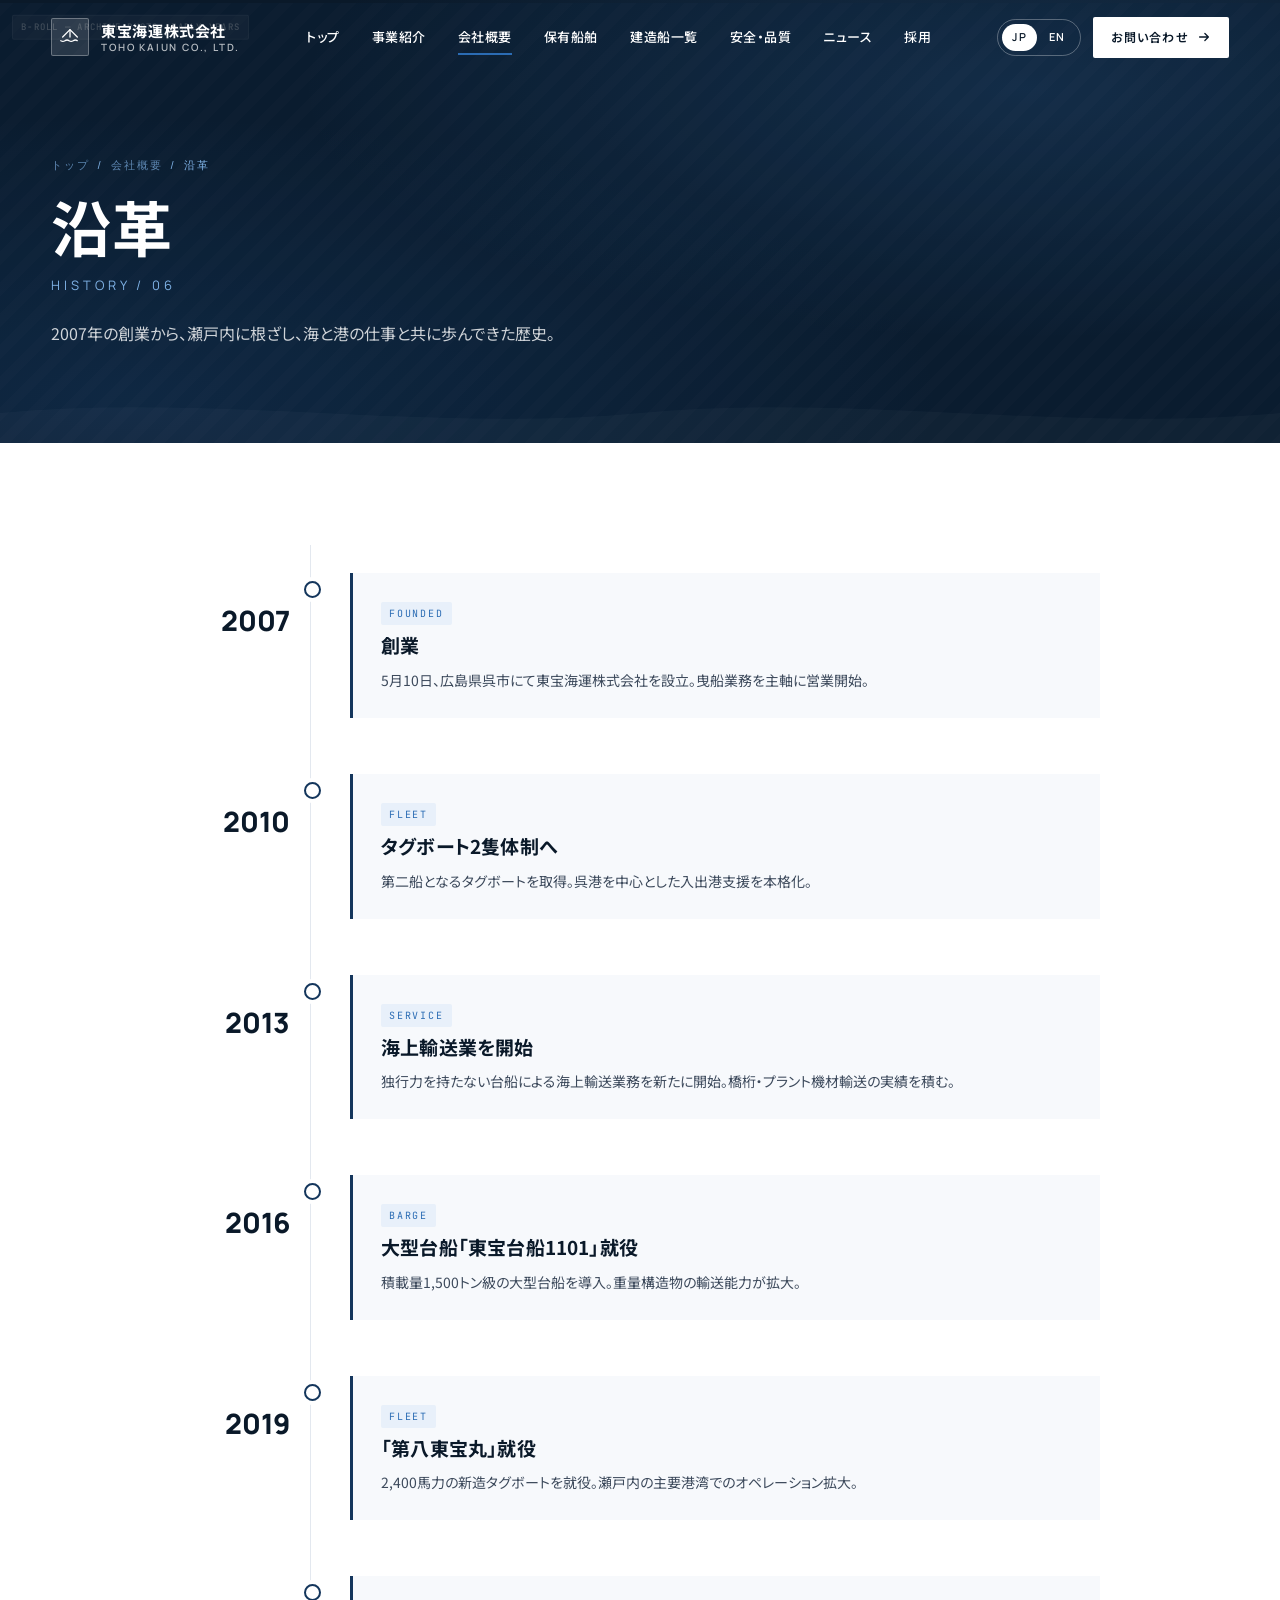
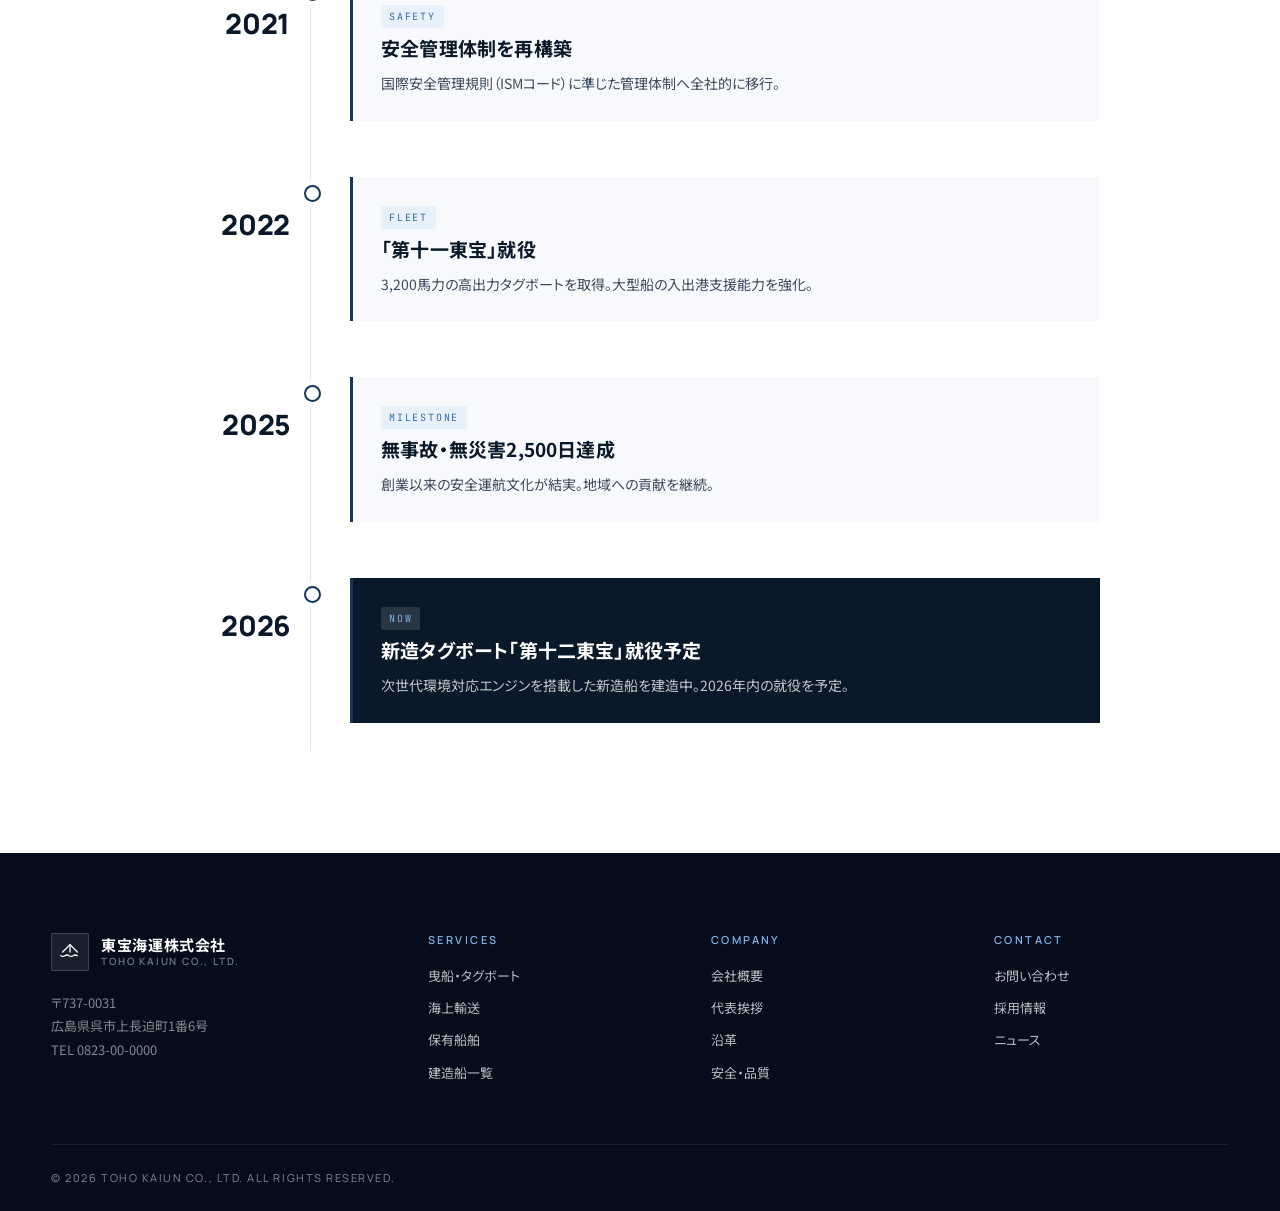
<file: history.html>
<!doctype html>
<html lang="ja" data-lang="jp">
<head>
<meta charset="utf-8" />
<meta name="viewport" content="width=device-width, initial-scale=1" />
<title>沿革 | 東宝海運株式会社</title>
<link rel="preconnect" href="https://fonts.googleapis.com" />
<link rel="preconnect" href="https://fonts.gstatic.com" crossorigin />
<link href="https://fonts.googleapis.com/css2?family=Manrope:wght@400;500;600;700;800&family=Noto+Sans+JP:wght@300;400;500;700;900&family=JetBrains+Mono:wght@400;500&display=swap" rel="stylesheet" />
<link rel="stylesheet" href="assets/shared.css" />
</head>
<body>

<div data-partial="header" data-active="company" data-transparent="true"></div>

<section class="page-hero" data-screen-label="History Hero">
  <div class="deco-bg"></div>
  <div class="img-ph dark" style="position:absolute;inset:0;border:none;opacity:0.25" data-parallax="0.2">
    <span class="ph-label">B-ROLL — Archive photo, early years</span>
  </div>
  <div class="container">
    <div class="breadcrumb">
      <a href="index.html"><span class="jp">トップ</span><span class="en-text">Home</span></a>
      <span>/</span>
      <a href="company.html"><span class="jp">会社概要</span><span class="en-text">Company</span></a>
      <span>/</span>
      <span><span class="jp">沿革</span><span class="en-text">History</span></span>
    </div>
    <h1><span class="jp">沿革</span><span class="en-text">Our history</span></h1>
    <p class="en-label">HISTORY / 06</p>
    <p style="margin-top:24px;max-width:60ch;color:rgba(255,255,255,0.8);font-size:16px">
      <span class="jp">2007年の創業から、瀬戸内に根ざし、海と港の仕事と共に歩んできた歴史。</span>
      <span class="en-text">From founding in 2007, our journey rooted in the Seto Inland Sea and its harbours.</span>
    </p>
  </div>
  <svg class="wave-line" viewBox="0 0 1440 60" preserveAspectRatio="none"><path d="M0,30 C240,10 480,50 720,30 C960,10 1200,50 1440,30 L1440,60 L0,60 Z" fill="rgba(255,255,255,0.06)"/></svg>
</section>

<section class="section">
  <div class="container">
    <ol class="timeline">
      <li data-reveal>
        <div class="tl-year en">2007</div>
        <div class="tl-content">
          <span class="tl-tag mono">FOUNDED</span>
          <h3><span class="jp">創業</span><span class="en-text">Founded</span></h3>
          <p><span class="jp">5月10日、広島県呉市にて東宝海運株式会社を設立。曳船業務を主軸に営業開始。</span><span class="en-text">May 10. Toho Kaiun Co., Ltd. established in Kure, Hiroshima. Began operations as a tugboat business.</span></p>
        </div>
      </li>
      <li data-reveal>
        <div class="tl-year en">2010</div>
        <div class="tl-content">
          <span class="tl-tag mono">FLEET</span>
          <h3><span class="jp">タグボート2隻体制へ</span><span class="en-text">Second tugboat added</span></h3>
          <p><span class="jp">第二船となるタグボートを取得。呉港を中心とした入出港支援を本格化。</span><span class="en-text">Acquired second tugboat. Full-scale harbour assistance from Kure Port.</span></p>
        </div>
      </li>
      <li data-reveal>
        <div class="tl-year en">2013</div>
        <div class="tl-content">
          <span class="tl-tag mono">SERVICE</span>
          <h3><span class="jp">海上輸送業を開始</span><span class="en-text">Marine transport launched</span></h3>
          <p><span class="jp">独行力を持たない台船による海上輸送業務を新たに開始。橋桁・プラント機材輸送の実績を積む。</span><span class="en-text">Launched transport business for non-self-propelled barges. Built track record in bridge and plant equipment transport.</span></p>
        </div>
      </li>
      <li data-reveal>
        <div class="tl-year en">2016</div>
        <div class="tl-content">
          <span class="tl-tag mono">BARGE</span>
          <h3><span class="jp">大型台船「東宝台船1101」就役</span><span class="en-text">Heavy barge "Toho 1101" enters service</span></h3>
          <p><span class="jp">積載量1,500トン級の大型台船を導入。重量構造物の輸送能力が拡大。</span><span class="en-text">Introduced 1,500-ton class heavy barge. Expanded capacity for heavy structure transport.</span></p>
        </div>
      </li>
      <li data-reveal>
        <div class="tl-year en">2019</div>
        <div class="tl-content">
          <span class="tl-tag mono">FLEET</span>
          <h3><span class="jp">「第八東宝丸」就役</span><span class="en-text">"Toho Maru No.8" enters service</span></h3>
          <p><span class="jp">2,400馬力の新造タグボートを就役。瀬戸内の主要港湾でのオペレーション拡大。</span><span class="en-text">2,400HP new-build tugboat enters service. Expanded operations across major Seto ports.</span></p>
        </div>
      </li>
      <li data-reveal>
        <div class="tl-year en">2021</div>
        <div class="tl-content">
          <span class="tl-tag mono">SAFETY</span>
          <h3><span class="jp">安全管理体制を再構築</span><span class="en-text">Safety management overhaul</span></h3>
          <p><span class="jp">国際安全管理規則（ISMコード）に準じた管理体制へ全社的に移行。</span><span class="en-text">Company-wide migration to a management system aligned with the ISM Code.</span></p>
        </div>
      </li>
      <li data-reveal>
        <div class="tl-year en">2022</div>
        <div class="tl-content">
          <span class="tl-tag mono">FLEET</span>
          <h3><span class="jp">「第十一東宝」就役</span><span class="en-text">"Toho No.11" enters service</span></h3>
          <p><span class="jp">3,200馬力の高出力タグボートを取得。大型船の入出港支援能力を強化。</span><span class="en-text">Acquired 3,200HP high-output tugboat. Strengthened large-vessel assistance capability.</span></p>
        </div>
      </li>
      <li data-reveal>
        <div class="tl-year en">2025</div>
        <div class="tl-content">
          <span class="tl-tag mono">MILESTONE</span>
          <h3><span class="jp">無事故・無災害2,500日達成</span><span class="en-text">2,500 days without incident</span></h3>
          <p><span class="jp">創業以来の安全運航文化が結実。地域への貢献を継続。</span><span class="en-text">The safety culture cultivated since founding bears fruit. Continued contribution to community.</span></p>
        </div>
      </li>
      <li data-reveal>
        <div class="tl-year en">2026</div>
        <div class="tl-content tl-current">
          <span class="tl-tag mono">NOW</span>
          <h3><span class="jp">新造タグボート「第十二東宝」就役予定</span><span class="en-text">"Toho No.12" planned entry</span></h3>
          <p><span class="jp">次世代環境対応エンジンを搭載した新造船を建造中。2026年内の就役を予定。</span><span class="en-text">New-build with next-gen environmental engine under construction. Planned entry within 2026.</span></p>
        </div>
      </li>
    </ol>
  </div>
</section>

<div data-partial="footer"></div>

<script src="assets/partials.js"></script>
<script src="assets/main.js"></script>

<style>
.timeline {
  list-style: none;
  margin: 0;
  padding: 0;
  position: relative;
  max-width: 920px;
  margin: 0 auto;
}
.timeline::before {
  content: "";
  position: absolute;
  top: 0;
  bottom: 0;
  left: 130px;
  width: 1px;
  background: var(--line);
}
.timeline li {
  display: grid;
  grid-template-columns: 110px 1fr;
  gap: 60px;
  padding: 28px 0;
  position: relative;
}
.timeline li::before {
  content: "";
  position: absolute;
  left: 124px;
  top: 36px;
  width: 13px;
  height: 13px;
  border-radius: 50%;
  background: var(--white);
  border: 2px solid var(--navy-700);
  box-shadow: 0 0 0 4px var(--white);
}
.tl-year {
  font-size: 28px;
  font-weight: 800;
  letter-spacing: -0.01em;
  color: var(--navy-900);
  text-align: right;
  padding-top: 24px;
}
.tl-content {
  padding: 24px 28px;
  background: var(--cream);
  border-left: 3px solid var(--navy-700);
}
.tl-tag {
  display: inline-block;
  font-size: 10px;
  letter-spacing: 0.18em;
  color: var(--navy-500);
  margin-bottom: 8px;
  padding: 3px 8px;
  background: var(--navy-100);
  border-radius: 2px;
}
.tl-content h3 {
  font-size: 19px;
  margin-bottom: 10px;
}
.tl-content p {
  margin: 0;
  font-size: 14px;
  color: var(--text-2);
  line-height: 1.85;
}
.tl-current { background: var(--navy-900); color: var(--white); }
.tl-current h3 { color: var(--white); }
.tl-current p { color: rgba(255,255,255,0.75); }
.tl-current .tl-tag { background: rgba(255,255,255,0.12); color: var(--navy-300); }

@media (max-width: 720px) {
  .timeline::before { left: 14px; }
  .timeline li { grid-template-columns: 1fr; gap: 8px; padding-left: 40px; }
  .timeline li::before { left: 8px; top: 28px; }
  .tl-year { text-align: left; padding-top: 0; }
}
</style>

</body>
</html>
</file>
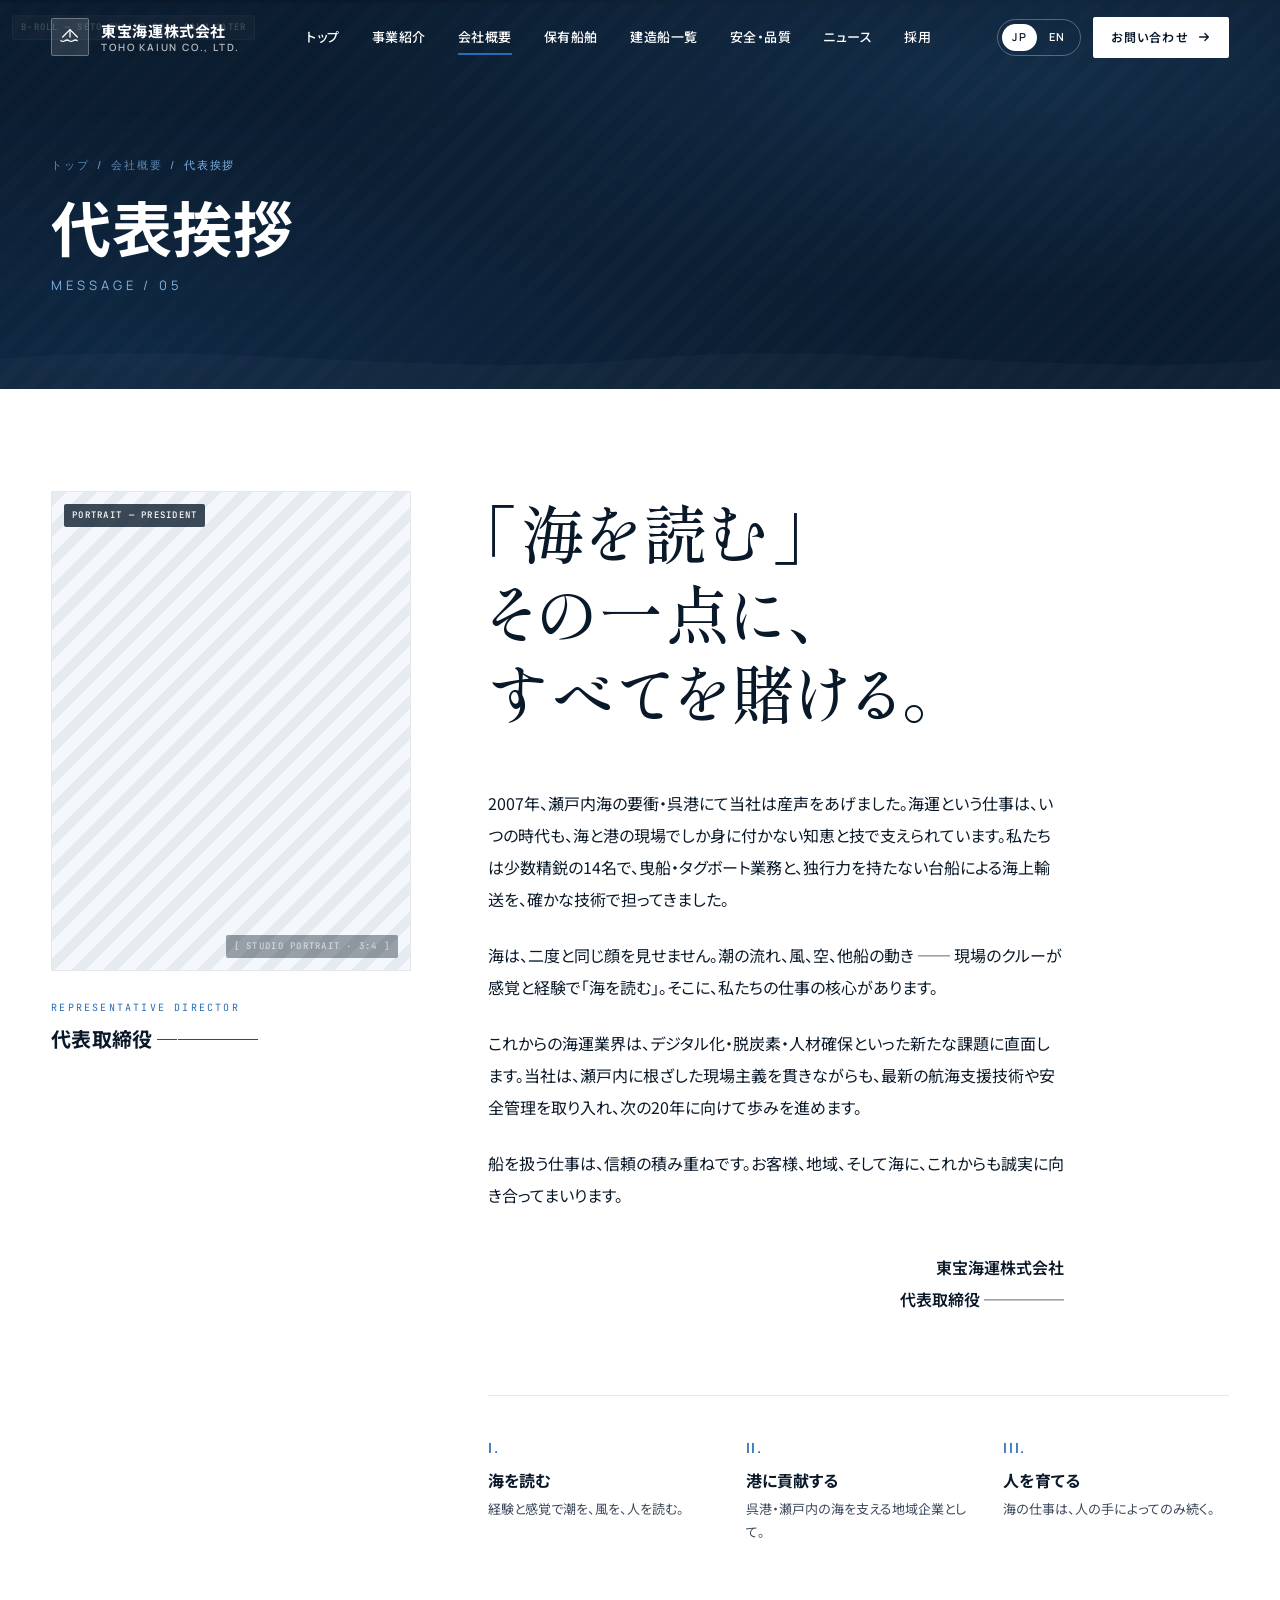
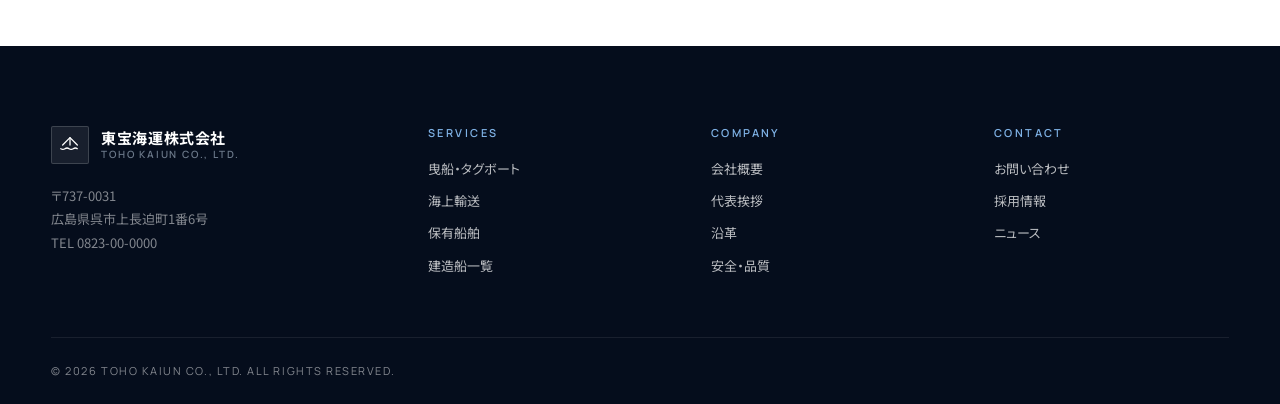
<file: message.html>
<!doctype html>
<html lang="ja" data-lang="jp">
<head>
<meta charset="utf-8" />
<meta name="viewport" content="width=device-width, initial-scale=1" />
<title>代表挨拶 | 東宝海運株式会社</title>
<link rel="preconnect" href="https://fonts.googleapis.com" />
<link rel="preconnect" href="https://fonts.gstatic.com" crossorigin />
<link href="https://fonts.googleapis.com/css2?family=Manrope:wght@400;500;600;700;800&family=Noto+Sans+JP:wght@300;400;500;700;900&family=JetBrains+Mono:wght@400;500&family=Shippori+Mincho:wght@400;500;700&display=swap" rel="stylesheet" />
<link rel="stylesheet" href="assets/shared.css" />
</head>
<body>

<div data-partial="header" data-active="company" data-transparent="true"></div>

<section class="page-hero" data-screen-label="Message Hero">
  <div class="deco-bg"></div>
  <div class="img-ph dark" style="position:absolute;inset:0;border:none;opacity:0.25" data-parallax="0.2">
    <span class="ph-label">B-ROLL — Seto Inland Sea, calm water</span>
  </div>
  <div class="container">
    <div class="breadcrumb">
      <a href="index.html"><span class="jp">トップ</span><span class="en-text">Home</span></a>
      <span>/</span>
      <a href="company.html"><span class="jp">会社概要</span><span class="en-text">Company</span></a>
      <span>/</span>
      <span><span class="jp">代表挨拶</span><span class="en-text">Message</span></span>
    </div>
    <h1><span class="jp">代表挨拶</span><span class="en-text">Message from the president</span></h1>
    <p class="en-label">MESSAGE / 05</p>
  </div>
  <svg class="wave-line" viewBox="0 0 1440 60" preserveAspectRatio="none"><path d="M0,30 C240,10 480,50 720,30 C960,10 1200,50 1440,30 L1440,60 L0,60 Z" fill="rgba(255,255,255,0.06)"/></svg>
</section>

<section class="section message-section">
  <div class="container message-grid">
    <aside class="message-aside" data-reveal>
      <div class="img-ph president-img">
        <span class="ph-label">PORTRAIT — President</span>
        <span class="ph-text">[ Studio portrait · 3:4 ]</span>
      </div>
      <div class="president-info">
        <span class="mono pre-label">REPRESENTATIVE DIRECTOR</span>
        <h3 class="pre-name jp">代表取締役 ─────</h3>
        <p class="pre-sig en-text">President, Toho Kaiun Co., Ltd.</p>
      </div>
    </aside>

    <article class="message-body">
      <h2 class="message-pull" data-reveal>
        <span class="jp">「海を読む」<br/>その一点に、<br/>すべてを賭ける。</span>
        <span class="en-text">"Read the sea."<br/>Everything we do<br/>begins there.</span>
      </h2>

      <div class="message-text" data-reveal data-reveal-delay="1">
        <p>
          <span class="jp">2007年、瀬戸内海の要衝・呉港にて当社は産声をあげました。海運という仕事は、いつの時代も、海と港の現場でしか身に付かない知恵と技で支えられています。私たちは少数精鋭の14名で、曳船・タグボート業務と、独行力を持たない台船による海上輸送を、確かな技術で担ってきました。</span>
          <span class="en-text">In 2007, our company was born in Kure Port — a key harbour of the Seto Inland Sea. Shipping is, and has always been, a craft sustained by wisdom and skill acquired only on the water. With a tight-knit team of 14, we have served tugboat operations and ocean transport of non-self-propelled barges with proven craftsmanship.</span>
        </p>
        <p>
          <span class="jp">海は、二度と同じ顔を見せません。潮の流れ、風、空、他船の動き ── 現場のクルーが感覚と経験で「海を読む」。そこに、私たちの仕事の核心があります。</span>
          <span class="en-text">The sea never shows the same face twice. Currents, wind, sky, other vessels — our crew reads the sea with intuition and experience. There lies the core of our work.</span>
        </p>
        <p>
          <span class="jp">これからの海運業界は、デジタル化・脱炭素・人材確保といった新たな課題に直面します。当社は、瀬戸内に根ざした現場主義を貫きながらも、最新の航海支援技術や安全管理を取り入れ、次の20年に向けて歩みを進めます。</span>
          <span class="en-text">Looking ahead, our industry faces new challenges: digitalisation, decarbonisation, and securing talent. Rooted in the Seto Inland Sea and committed to field-first practice, we will adopt modern navigation support and safety management as we step into the next 20 years.</span>
        </p>
        <p>
          <span class="jp">船を扱う仕事は、信頼の積み重ねです。お客様、地域、そして海に、これからも誠実に向き合ってまいります。</span>
          <span class="en-text">Working with ships is a stacking of trust. We will continue to face our customers, our community, and the sea, with honesty.</span>
        </p>
        <p class="closing">
          <span class="jp">東宝海運株式会社<br/>代表取締役 ─────</span>
          <span class="en-text">Toho Kaiun Co., Ltd.<br/>President & Representative Director</span>
        </p>
      </div>

      <div class="values-row" data-reveal>
        <div class="value">
          <span class="num en">I.</span>
          <h4><span class="jp">海を読む</span><span class="en-text">Read the sea</span></h4>
          <p><span class="jp">経験と感覚で潮を、風を、人を読む。</span><span class="en-text">Read tides, wind, and people through experience.</span></p>
        </div>
        <div class="value">
          <span class="num en">II.</span>
          <h4><span class="jp">港に貢献する</span><span class="en-text">Serve the port</span></h4>
          <p><span class="jp">呉港・瀬戸内の海を支える地域企業として。</span><span class="en-text">A regional firm sustaining Kure and Seto Inland Sea.</span></p>
        </div>
        <div class="value">
          <span class="num en">III.</span>
          <h4><span class="jp">人を育てる</span><span class="en-text">Grow people</span></h4>
          <p><span class="jp">海の仕事は、人の手によってのみ続く。</span><span class="en-text">Sea work continues only through human hands.</span></p>
        </div>
      </div>
    </article>
  </div>
</section>

<div data-partial="footer"></div>

<script src="assets/partials.js"></script>
<script src="assets/main.js"></script>

<style>
.message-grid {
  display: grid;
  grid-template-columns: 360px 1fr;
  gap: clamp(40px, 6vw, 100px);
  align-items: start;
}
.message-aside { position: sticky; top: calc(var(--header-h) + 24px); }
.president-img { aspect-ratio: 3/4; }
.president-info { padding-top: 28px; }
.pre-label { font-size: 10px; letter-spacing: 0.22em; color: var(--navy-500); display: block; margin-bottom: 10px; }
.pre-name { font-size: 20px; margin-bottom: 4px; }
.pre-sig { font-family: var(--font-en); font-size: 13px; color: var(--text-3); letter-spacing: 0.06em; margin: 0; }

.message-pull {
  font-family: "Shippori Mincho", "Noto Serif JP", serif;
  font-size: clamp(36px, 5vw, 64px);
  line-height: 1.25;
  letter-spacing: 0.04em;
  color: var(--navy-900);
  margin: 0 0 56px;
  font-weight: 500;
}
.message-pull .en-text { font-family: var(--font-en); font-weight: 600; letter-spacing: -0.01em; }

.message-text p {
  font-size: 16px;
  line-height: 2;
  color: var(--text);
  margin: 0 0 24px;
  max-width: 64ch;
}
.message-text .closing {
  margin-top: 40px;
  font-weight: 600;
  text-align: right;
}

.values-row {
  margin-top: 80px;
  padding-top: 40px;
  border-top: 1px solid var(--line);
  display: grid;
  grid-template-columns: repeat(3, 1fr);
  gap: 32px;
}
.value { display: flex; flex-direction: column; gap: 6px; }
.value .num {
  font-family: var(--font-en);
  font-size: 14px;
  font-weight: 700;
  letter-spacing: 0.12em;
  color: var(--navy-500);
}
.value h4 { font-size: 16px; margin-top: 4px; }
.value p { margin: 0; font-size: 13px; color: var(--text-2); line-height: 1.8; }

@media (max-width: 900px) {
  .message-grid { grid-template-columns: 1fr; }
  .message-aside { position: static; }
  .president-img { max-width: 280px; }
  .values-row { grid-template-columns: 1fr; }
}
</style>

</body>
</html>
</file>
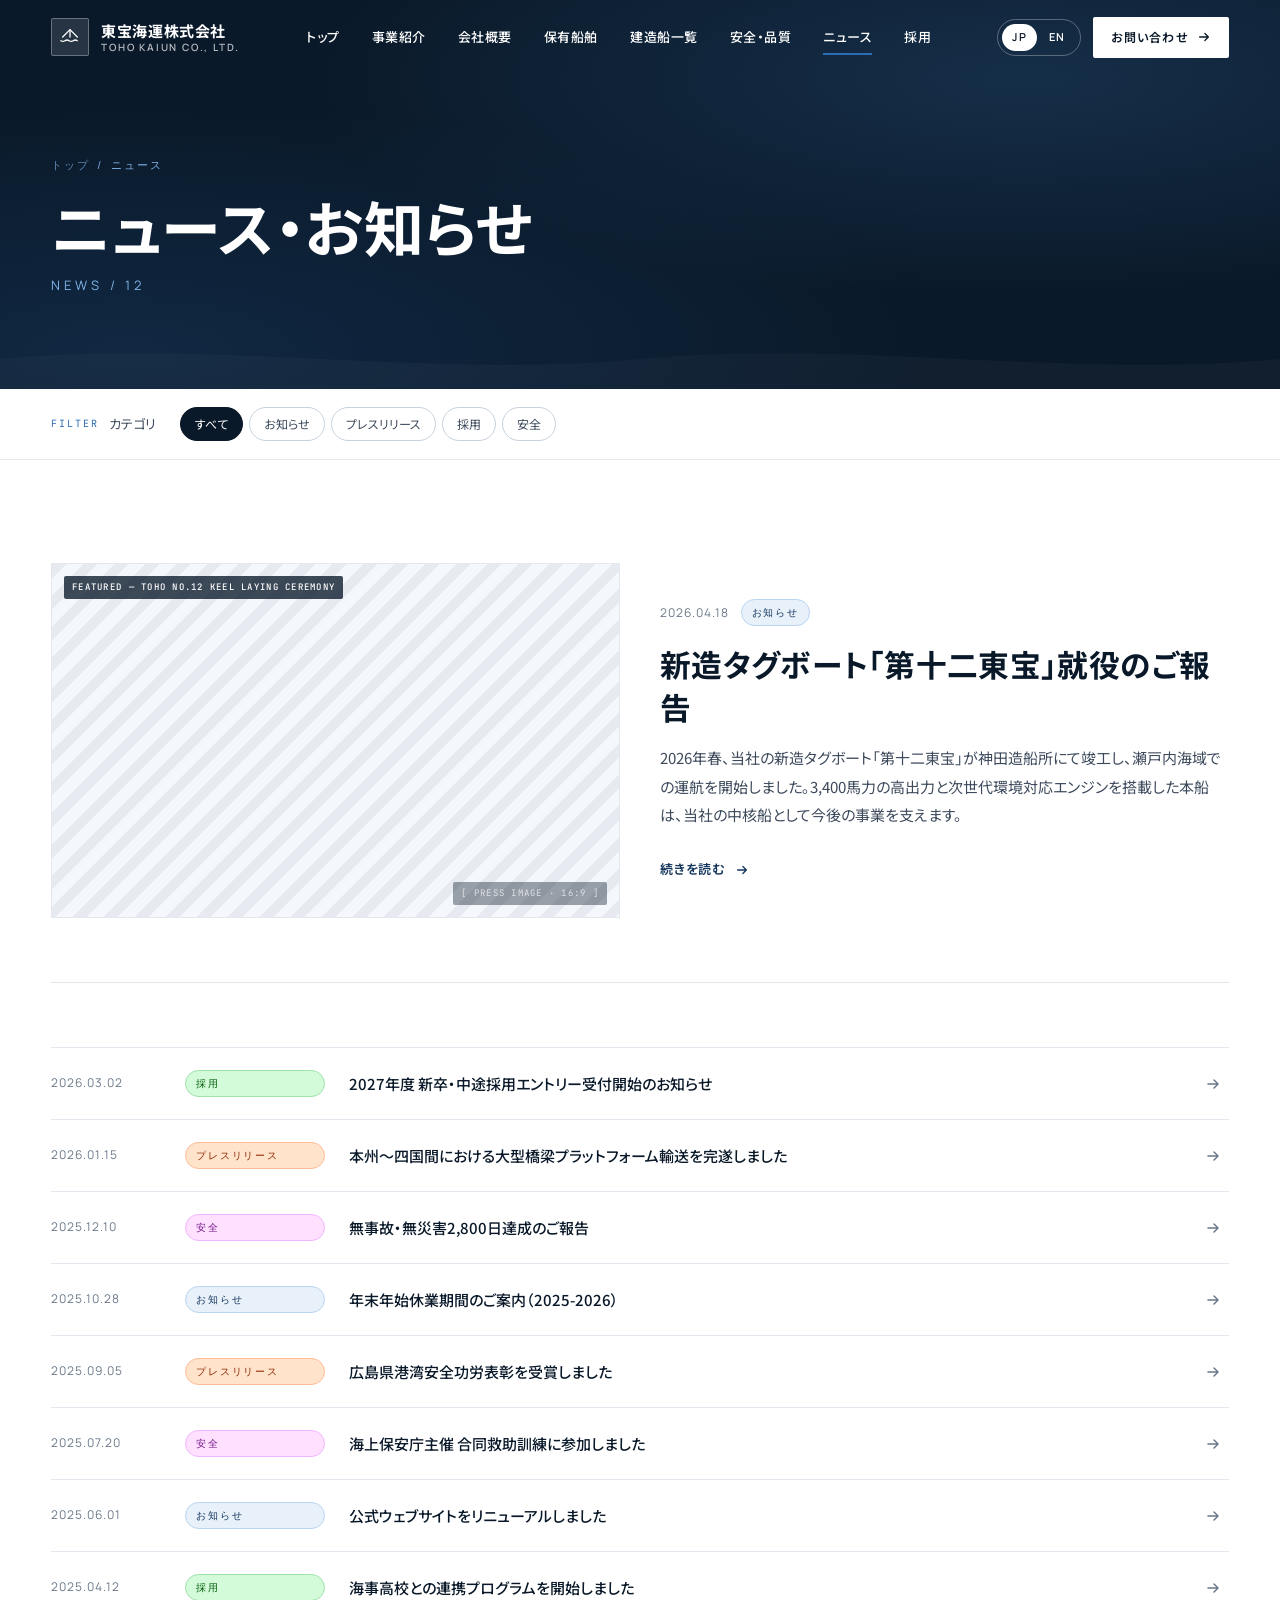
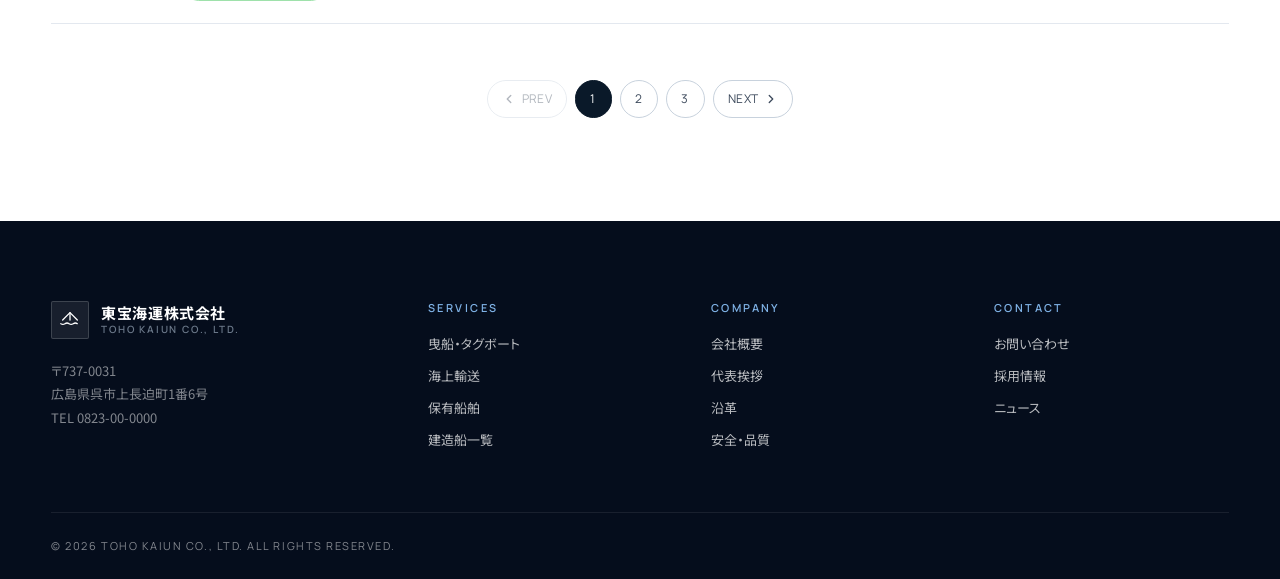
<file: news.html>
<!doctype html>
<html lang="ja" data-lang="jp">
<head>
<meta charset="utf-8" />
<meta name="viewport" content="width=device-width, initial-scale=1" />
<title>ニュース・お知らせ | 東宝海運株式会社</title>
<link rel="preconnect" href="https://fonts.googleapis.com" />
<link rel="preconnect" href="https://fonts.gstatic.com" crossorigin />
<link href="https://fonts.googleapis.com/css2?family=Manrope:wght@400;500;600;700;800&family=Noto+Sans+JP:wght@300;400;500;700;900&family=JetBrains+Mono:wght@400;500&display=swap" rel="stylesheet" />
<link rel="stylesheet" href="assets/shared.css" />
</head>
<body>

<div data-partial="header" data-active="news" data-transparent="true"></div>

<section class="page-hero" data-screen-label="News Hero">
  <div class="deco-bg"></div>
  <div class="container">
    <div class="breadcrumb">
      <a href="index.html"><span class="jp">トップ</span><span class="en-text">Home</span></a>
      <span>/</span>
      <span><span class="jp">ニュース</span><span class="en-text">News</span></span>
    </div>
    <h1><span class="jp">ニュース・お知らせ</span><span class="en-text">News & updates</span></h1>
    <p class="en-label">NEWS / 12</p>
  </div>
  <svg class="wave-line" viewBox="0 0 1440 60" preserveAspectRatio="none"><path d="M0,30 C240,10 480,50 720,30 C960,10 1200,50 1440,30 L1440,60 L0,60 Z" fill="rgba(255,255,255,0.06)"/></svg>
</section>

<section style="background:var(--white);border-bottom:1px solid var(--line);position:sticky;top:var(--header-h);z-index:50;backdrop-filter:blur(12px);">
  <div class="container news-filter">
    <div class="filter-label">
      <span class="mono">FILTER</span>
      <span class="jp">カテゴリ</span><span class="en-text">Category</span>
    </div>
    <div class="filter-tabs">
      <button class="chip is-active" data-cat="all"><span class="jp">すべて</span><span class="en-text">All</span></button>
      <button class="chip" data-cat="notice"><span class="jp">お知らせ</span><span class="en-text">Notice</span></button>
      <button class="chip" data-cat="press"><span class="jp">プレスリリース</span><span class="en-text">Press</span></button>
      <button class="chip" data-cat="recruit"><span class="jp">採用</span><span class="en-text">Careers</span></button>
      <button class="chip" data-cat="safety"><span class="jp">安全</span><span class="en-text">Safety</span></button>
    </div>
  </div>
</section>

<section class="section">
  <div class="container">
    <!-- Featured -->
    <a href="#" class="news-featured" data-reveal>
      <div class="img-ph featured-img">
        <span class="ph-label">FEATURED — Toho No.12 keel laying ceremony</span>
        <span class="ph-text">[ Press image · 16:9 ]</span>
      </div>
      <div class="featured-body">
        <div class="featured-meta">
          <span class="news-date en">2026.04.18</span>
          <span class="news-cat-tag mono notice"><span class="jp">お知らせ</span><span class="en-text">Notice</span></span>
        </div>
        <h2>
          <span class="jp">新造タグボート「第十二東宝」就役のご報告</span>
          <span class="en-text">New tugboat "Toho No.12" enters service</span>
        </h2>
        <p>
          <span class="jp">2026年春、当社の新造タグボート「第十二東宝」が神田造船所にて竣工し、瀬戸内海域での運航を開始しました。3,400馬力の高出力と次世代環境対応エンジンを搭載した本船は、当社の中核船として今後の事業を支えます。</span>
          <span class="en-text">In spring 2026, our new tugboat "Toho No.12" was completed at Kanda Shipyard and entered service in Seto Inland Sea. With 3,400HP and a next-gen environmental engine, she will be a core vessel of our future operations.</span>
        </p>
        <span class="featured-more">
          <span class="jp">続きを読む</span><span class="en-text">Read more</span>
          <svg class="arrow" viewBox="0 0 16 16" fill="none"><path d="M3 8h10M9 4l4 4-4 4" stroke="currentColor" stroke-width="1.5" stroke-linecap="round" stroke-linejoin="round"/></svg>
        </span>
      </div>
    </a>

    <!-- List -->
    <ul class="news-archive">
      <li data-reveal data-cat="recruit">
        <a href="#">
          <span class="na-date en">2026.03.02</span>
          <span class="news-cat-tag mono recruit"><span class="jp">採用</span><span class="en-text">Careers</span></span>
          <span class="na-title">
            <span class="jp">2027年度 新卒・中途採用エントリー受付開始のお知らせ</span>
            <span class="en-text">FY2027 new graduate & mid-career applications now open</span>
          </span>
          <svg class="arrow" viewBox="0 0 16 16" fill="none"><path d="M3 8h10M9 4l4 4-4 4" stroke="currentColor" stroke-width="1.5" stroke-linecap="round" stroke-linejoin="round"/></svg>
        </a>
      </li>
      <li data-reveal data-reveal-delay="1" data-cat="press">
        <a href="#">
          <span class="na-date en">2026.01.15</span>
          <span class="news-cat-tag mono press"><span class="jp">プレスリリース</span><span class="en-text">Press</span></span>
          <span class="na-title">
            <span class="jp">本州〜四国間における大型橋梁プラットフォーム輸送を完遂しました</span>
            <span class="en-text">Completed heavy bridge platform transport between Honshu and Shikoku</span>
          </span>
          <svg class="arrow" viewBox="0 0 16 16" fill="none"><path d="M3 8h10M9 4l4 4-4 4" stroke="currentColor" stroke-width="1.5" stroke-linecap="round" stroke-linejoin="round"/></svg>
        </a>
      </li>
      <li data-reveal data-cat="safety">
        <a href="#">
          <span class="na-date en">2025.12.10</span>
          <span class="news-cat-tag mono safety"><span class="jp">安全</span><span class="en-text">Safety</span></span>
          <span class="na-title">
            <span class="jp">無事故・無災害2,800日達成のご報告</span>
            <span class="en-text">2,800 days without incident — milestone reached</span>
          </span>
          <svg class="arrow" viewBox="0 0 16 16" fill="none"><path d="M3 8h10M9 4l4 4-4 4" stroke="currentColor" stroke-width="1.5" stroke-linecap="round" stroke-linejoin="round"/></svg>
        </a>
      </li>
      <li data-reveal data-reveal-delay="1" data-cat="notice">
        <a href="#">
          <span class="na-date en">2025.10.28</span>
          <span class="news-cat-tag mono notice"><span class="jp">お知らせ</span><span class="en-text">Notice</span></span>
          <span class="na-title">
            <span class="jp">年末年始休業期間のご案内（2025-2026）</span>
            <span class="en-text">Year-end and new year holiday schedule (2025–2026)</span>
          </span>
          <svg class="arrow" viewBox="0 0 16 16" fill="none"><path d="M3 8h10M9 4l4 4-4 4" stroke="currentColor" stroke-width="1.5" stroke-linecap="round" stroke-linejoin="round"/></svg>
        </a>
      </li>
      <li data-reveal data-cat="press">
        <a href="#">
          <span class="na-date en">2025.09.05</span>
          <span class="news-cat-tag mono press"><span class="jp">プレスリリース</span><span class="en-text">Press</span></span>
          <span class="na-title">
            <span class="jp">広島県港湾安全功労表彰を受賞しました</span>
            <span class="en-text">Awarded Hiroshima Prefecture Harbour Safety Merit Award</span>
          </span>
          <svg class="arrow" viewBox="0 0 16 16" fill="none"><path d="M3 8h10M9 4l4 4-4 4" stroke="currentColor" stroke-width="1.5" stroke-linecap="round" stroke-linejoin="round"/></svg>
        </a>
      </li>
      <li data-reveal data-reveal-delay="1" data-cat="safety">
        <a href="#">
          <span class="na-date en">2025.07.20</span>
          <span class="news-cat-tag mono safety"><span class="jp">安全</span><span class="en-text">Safety</span></span>
          <span class="na-title">
            <span class="jp">海上保安庁主催 合同救助訓練に参加しました</span>
            <span class="en-text">Joined Japan Coast Guard joint rescue exercise</span>
          </span>
          <svg class="arrow" viewBox="0 0 16 16" fill="none"><path d="M3 8h10M9 4l4 4-4 4" stroke="currentColor" stroke-width="1.5" stroke-linecap="round" stroke-linejoin="round"/></svg>
        </a>
      </li>
      <li data-reveal data-cat="notice">
        <a href="#">
          <span class="na-date en">2025.06.01</span>
          <span class="news-cat-tag mono notice"><span class="jp">お知らせ</span><span class="en-text">Notice</span></span>
          <span class="na-title">
            <span class="jp">公式ウェブサイトをリニューアルしました</span>
            <span class="en-text">Our website has been renewed</span>
          </span>
          <svg class="arrow" viewBox="0 0 16 16" fill="none"><path d="M3 8h10M9 4l4 4-4 4" stroke="currentColor" stroke-width="1.5" stroke-linecap="round" stroke-linejoin="round"/></svg>
        </a>
      </li>
      <li data-reveal data-reveal-delay="1" data-cat="recruit">
        <a href="#">
          <span class="na-date en">2025.04.12</span>
          <span class="news-cat-tag mono recruit"><span class="jp">採用</span><span class="en-text">Careers</span></span>
          <span class="na-title">
            <span class="jp">海事高校との連携プログラムを開始しました</span>
            <span class="en-text">Launched partnership programme with maritime high schools</span>
          </span>
          <svg class="arrow" viewBox="0 0 16 16" fill="none"><path d="M3 8h10M9 4l4 4-4 4" stroke="currentColor" stroke-width="1.5" stroke-linecap="round" stroke-linejoin="round"/></svg>
        </a>
      </li>
    </ul>

    <!-- Pagination -->
    <nav class="pagination" aria-label="Pagination">
      <a class="pg-btn" aria-disabled="true">
        <svg viewBox="0 0 16 16" width="14" height="14" fill="none"><path d="M10 4L6 8l4 4" stroke="currentColor" stroke-width="1.5" stroke-linecap="round" stroke-linejoin="round"/></svg>
        <span class="en">PREV</span>
      </a>
      <span class="pg-num en is-active">1</span>
      <a href="#" class="pg-num en">2</a>
      <a href="#" class="pg-num en">3</a>
      <a href="#" class="pg-btn">
        <span class="en">NEXT</span>
        <svg viewBox="0 0 16 16" width="14" height="14" fill="none"><path d="M6 4l4 4-4 4" stroke="currentColor" stroke-width="1.5" stroke-linecap="round" stroke-linejoin="round"/></svg>
      </a>
    </nav>
  </div>
</section>

<div data-partial="footer"></div>

<script src="assets/partials.js"></script>
<script src="assets/main.js"></script>
<script>
document.querySelectorAll('.news-filter .chip').forEach((c) => {
  c.addEventListener('click', () => {
    document.querySelectorAll('.news-filter .chip').forEach((x) => x.classList.remove('is-active'));
    c.classList.add('is-active');
    const cat = c.dataset.cat;
    document.querySelectorAll('.news-archive li').forEach((li) => {
      const show = cat === 'all' || li.dataset.cat === cat;
      li.style.display = show ? '' : 'none';
    });
  });
});
</script>

<style>
.news-filter {
  display: flex;
  align-items: center;
  gap: 24px;
  padding: 18px var(--gutter);
  flex-wrap: wrap;
}
.filter-label { display: flex; align-items: center; gap: 10px; font-size: 13px; color: var(--text-2); flex-shrink: 0; }
.filter-label > * { white-space: nowrap; }
.filter-label .mono { font-size: 10px; color: var(--navy-500); letter-spacing: 0.2em; }
.filter-tabs { display: flex; gap: 6px; flex-wrap: wrap; }
.chip {
  background: transparent;
  border: 1px solid var(--line-strong);
  padding: 6px 14px;
  font: inherit;
  font-size: 12px;
  border-radius: 99px;
  color: var(--text-2);
  transition: all 200ms var(--ease);
}
.chip:hover { border-color: var(--navy-700); color: var(--navy-900); }
.chip.is-active { background: var(--navy-900); border-color: var(--navy-900); color: var(--white); }

.news-featured {
  display: grid;
  grid-template-columns: 1fr 1fr;
  gap: 40px;
  align-items: center;
  margin-bottom: 64px;
  padding-bottom: 64px;
  border-bottom: 1px solid var(--line);
  transition: transform 360ms var(--ease);
}
.news-featured:hover .arrow { transform: translateX(4px); }
.news-featured .arrow { transition: transform 200ms var(--ease); display: inline-block; vertical-align: middle; margin-left: 6px; }
.featured-img { aspect-ratio: 16/10; }
.featured-meta { display: flex; align-items: center; gap: 12px; margin-bottom: 16px; }
.news-date { font-size: 12px; color: var(--text-3); letter-spacing: 0.08em; }
.news-cat-tag {
  display: inline-block;
  padding: 4px 10px;
  font-size: 10px;
  letter-spacing: 0.18em;
  border-radius: 99px;
  border: 1px solid var(--line-strong);
  color: var(--text-2);
}
.news-cat-tag.notice { background: var(--navy-100); color: var(--navy-700); border-color: var(--navy-200); }
.news-cat-tag.press { background: oklch(0.95 0.06 50); color: oklch(0.42 0.16 50); border-color: oklch(0.85 0.1 50); }
.news-cat-tag.recruit { background: oklch(0.95 0.06 150); color: oklch(0.4 0.16 150); border-color: oklch(0.85 0.1 150); }
.news-cat-tag.safety { background: oklch(0.95 0.07 320); color: oklch(0.42 0.18 320); border-color: oklch(0.85 0.12 320); }
.news-featured h2 { font-size: clamp(22px, 2.4vw, 32px); line-height: 1.4; margin-bottom: 16px; }
.news-featured p { margin: 0 0 24px; color: var(--text-2); font-size: 15px; line-height: 1.9; }
.featured-more { font-size: 13px; font-weight: 600; letter-spacing: 0.06em; color: var(--navy-700); }

.news-archive {
  list-style: none;
  margin: 0;
  padding: 0;
  border-top: 1px solid var(--line);
}
.news-archive li { border-bottom: 1px solid var(--line); }
.news-archive a {
  display: grid;
  grid-template-columns: 110px 140px 1fr 24px;
  gap: 24px;
  padding: 22px 0;
  align-items: center;
  transition: background 200ms var(--ease), padding 200ms var(--ease);
}
.news-archive a:hover { background: var(--cream); padding-left: 16px; padding-right: 16px; }
.news-archive a:hover .arrow { transform: translateX(4px); }
.na-date { font-size: 12px; color: var(--text-3); letter-spacing: 0.08em; }
.na-title { font-size: 15px; font-weight: 500; }
.news-archive .arrow { width: 16px; height: 16px; color: var(--text-3); transition: transform 200ms var(--ease); }

.pagination {
  display: flex;
  align-items: center;
  justify-content: center;
  gap: 8px;
  margin-top: 56px;
}
.pg-btn, .pg-num {
  display: inline-flex;
  align-items: center;
  gap: 6px;
  padding: 8px 14px;
  font-size: 12px;
  letter-spacing: 0.14em;
  color: var(--text-2);
  border: 1px solid var(--line-strong);
  border-radius: 99px;
}
.pg-btn[aria-disabled="true"] { opacity: 0.4; pointer-events: none; }
.pg-num.is-active { background: var(--navy-900); color: var(--white); border-color: var(--navy-900); }
.pg-num:not(.is-active):hover { border-color: var(--navy-700); color: var(--navy-900); }

@media (max-width: 720px) {
  .news-featured { grid-template-columns: 1fr; gap: 24px; }
  .news-archive a { grid-template-columns: 1fr 24px; row-gap: 6px; }
  .na-date { grid-row: 1; }
  .news-archive a .news-cat-tag { grid-row: 1; grid-column: 1; justify-self: end; }
  .na-title { grid-column: 1 / -1; grid-row: 2; }
}
</style>

</body>
</html>
</file>
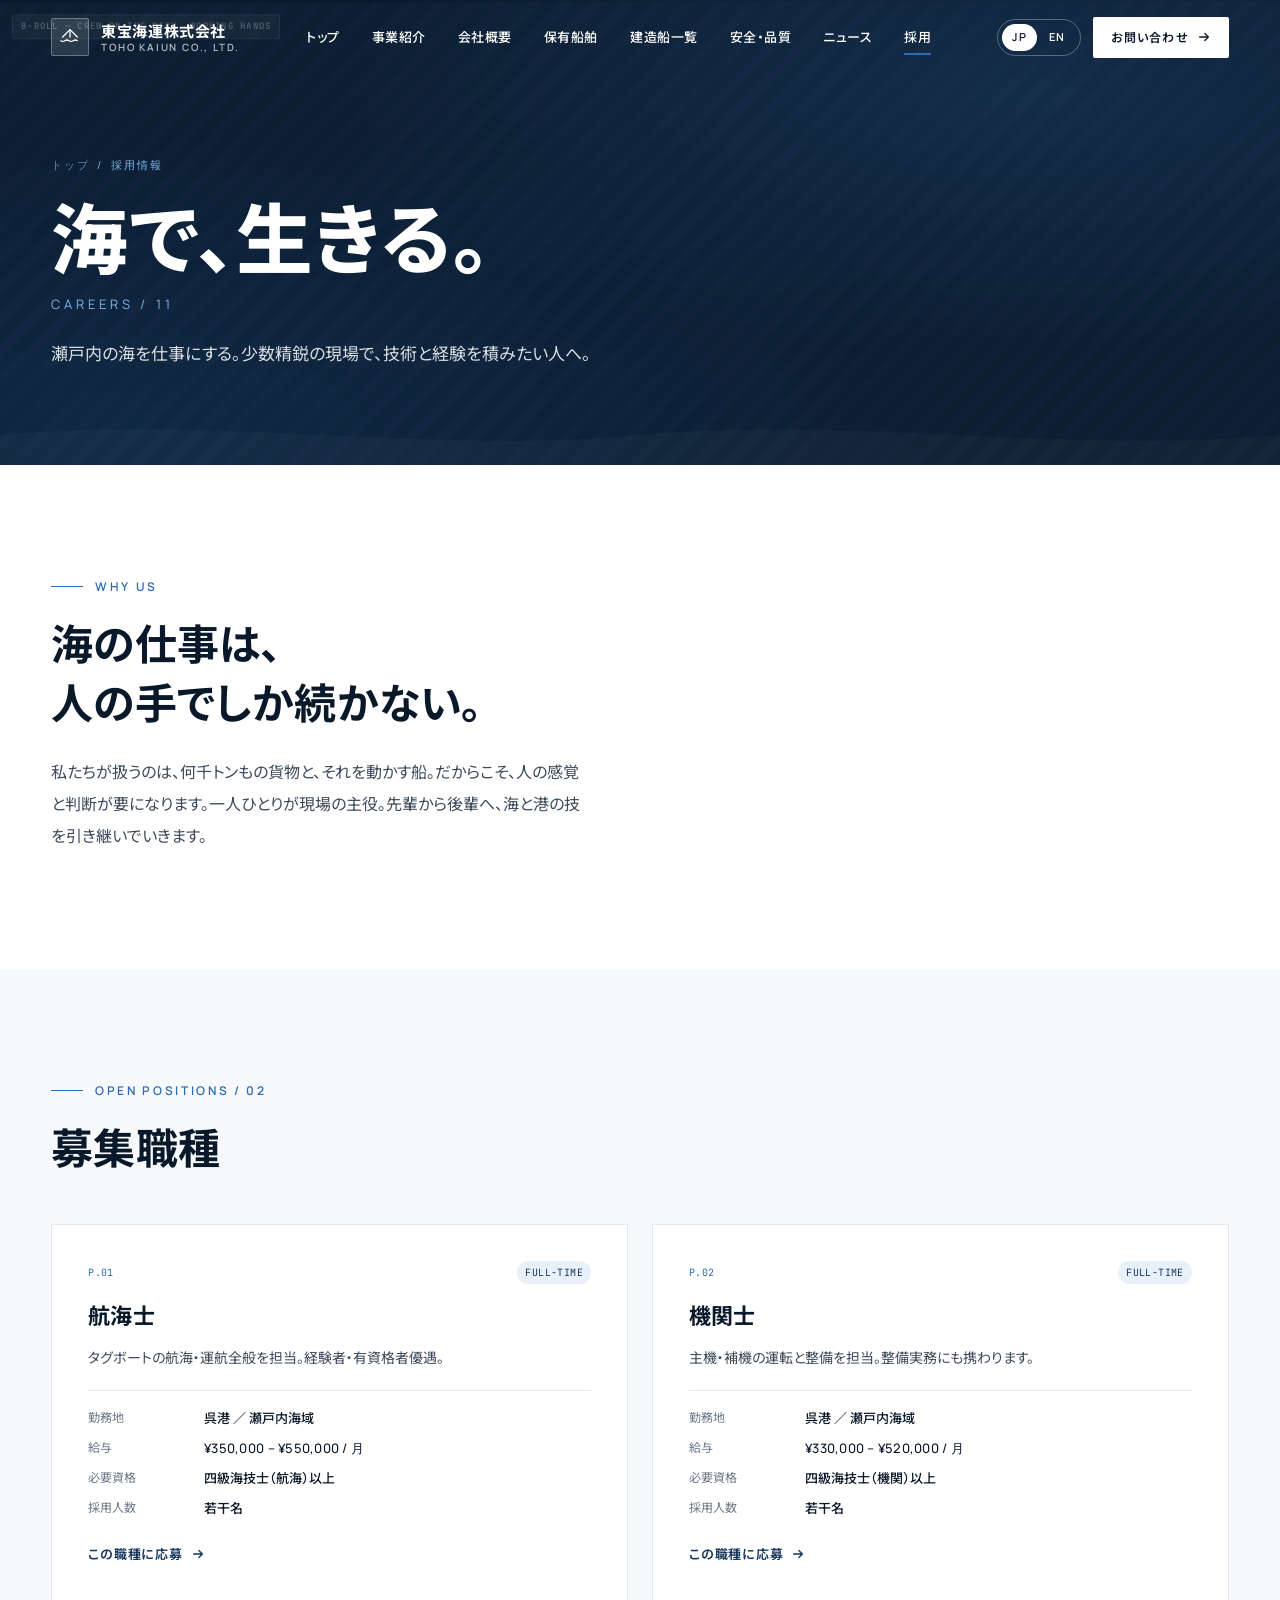
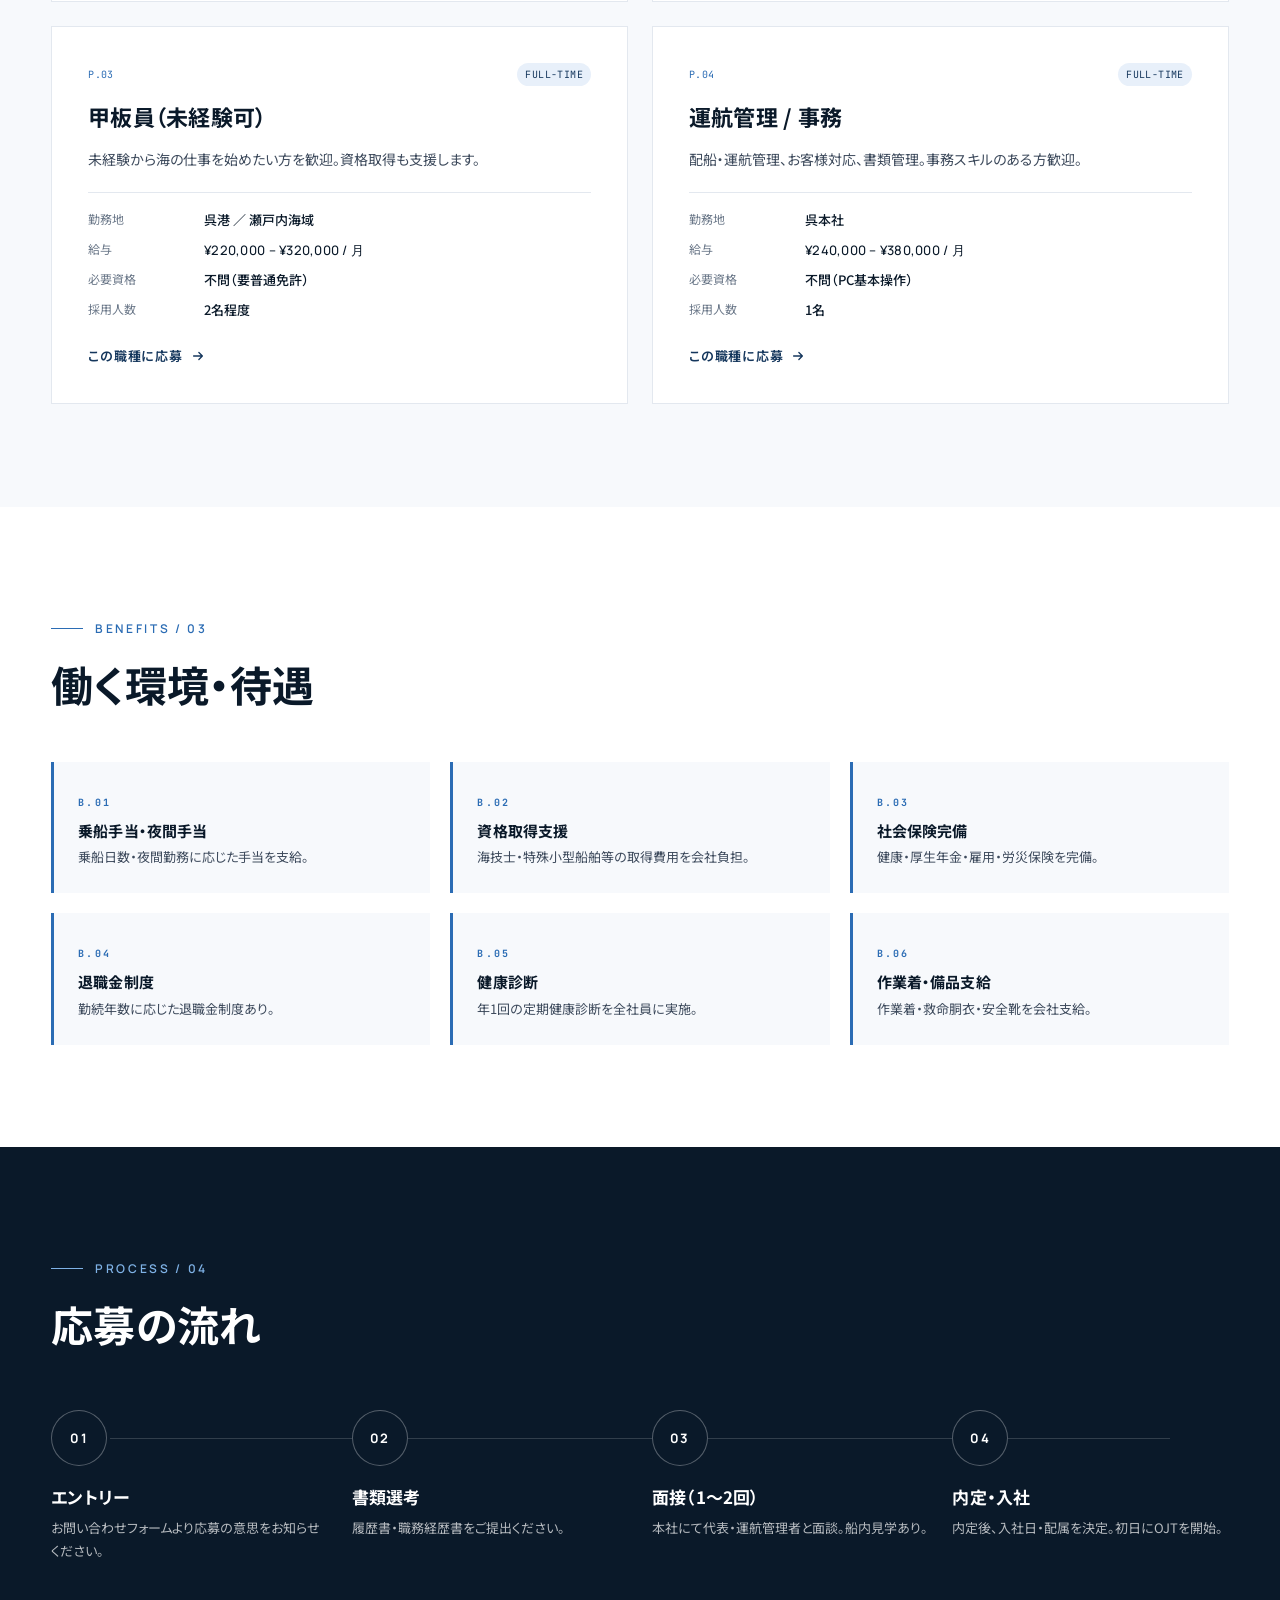
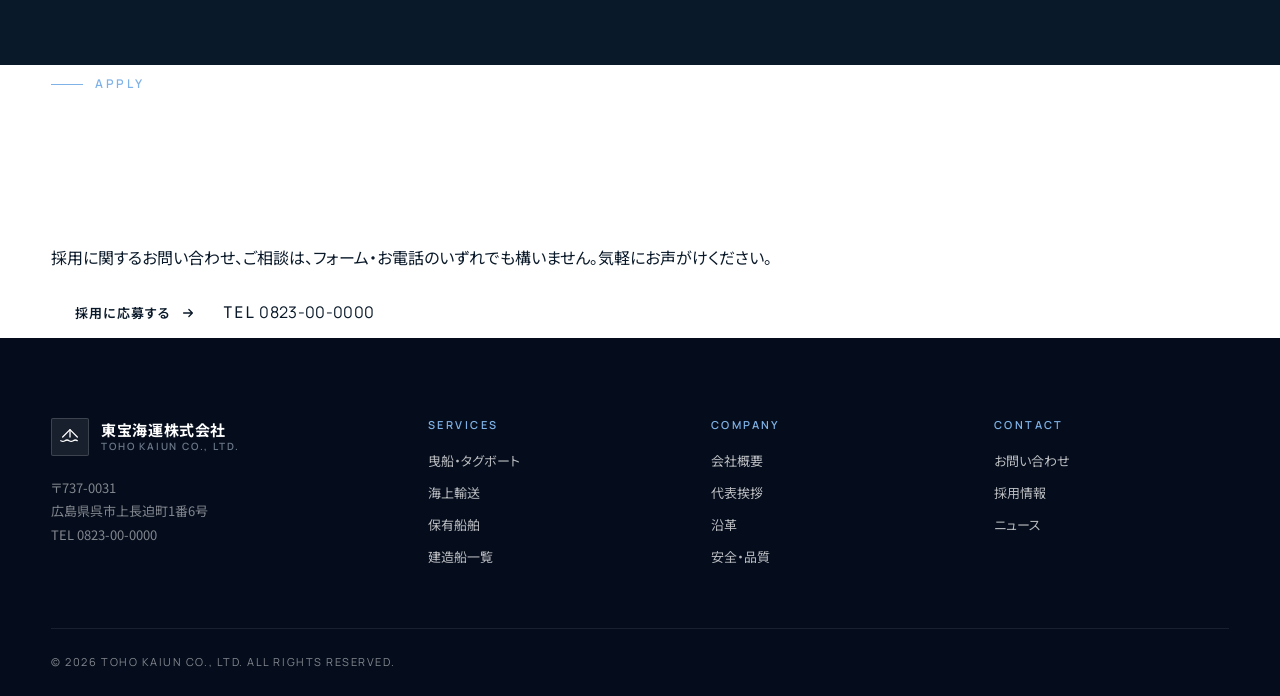
<file: recruit.html>
<!doctype html>
<html lang="ja" data-lang="jp">
<head>
<meta charset="utf-8" />
<meta name="viewport" content="width=device-width, initial-scale=1" />
<title>採用情報 | 東宝海運株式会社</title>
<link rel="preconnect" href="https://fonts.googleapis.com" />
<link rel="preconnect" href="https://fonts.gstatic.com" crossorigin />
<link href="https://fonts.googleapis.com/css2?family=Manrope:wght@400;500;600;700;800&family=Noto+Sans+JP:wght@300;400;500;700;900&family=JetBrains+Mono:wght@400;500&display=swap" rel="stylesheet" />
<link rel="stylesheet" href="assets/shared.css" />
</head>
<body>

<div data-partial="header" data-active="recruit" data-transparent="true"></div>

<section class="page-hero recruit-hero" data-screen-label="Recruit Hero">
  <div class="deco-bg"></div>
  <div class="img-ph dark" style="position:absolute;inset:0;border:none;opacity:0.35" data-parallax="0.2">
    <span class="ph-label">B-ROLL — Crew on tug deck, working hands</span>
  </div>
  <div class="container">
    <div class="breadcrumb">
      <a href="index.html"><span class="jp">トップ</span><span class="en-text">Home</span></a>
      <span>/</span>
      <span><span class="jp">採用情報</span><span class="en-text">Careers</span></span>
    </div>
    <h1>
      <span class="jp">海で、生きる。</span>
      <span class="en-text">Live by the sea.</span>
    </h1>
    <p class="en-label">CAREERS / 11</p>
    <p style="margin-top:24px;max-width:60ch;color:rgba(255,255,255,0.85);font-size:17px">
      <span class="jp">瀬戸内の海を仕事にする。少数精鋭の現場で、技術と経験を積みたい人へ。</span>
      <span class="en-text">Make the Seto Inland Sea your work. For those who want to grow skill and experience in a tight-knit field team.</span>
    </p>
  </div>
  <svg class="wave-line" viewBox="0 0 1440 60" preserveAspectRatio="none"><path d="M0,30 C240,10 480,50 720,30 C960,10 1200,50 1440,30 L1440,60 L0,60 Z" fill="rgba(255,255,255,0.06)"/></svg>
</section>

<!-- Message -->
<section class="section">
  <div class="container recruit-intro" data-reveal>
    <span class="eyebrow">Why us</span>
    <h2 class="section-title" style="max-width:18ch">
      <span class="jp">海の仕事は、<br/>人の手でしか続かない。</span>
      <span class="en-text">Sea work continues<br/>only through human hands.</span>
    </h2>
    <p style="margin-top:24px;max-width:60ch;color:var(--text-2);font-size:16px;line-height:2">
      <span class="jp">私たちが扱うのは、何千トンもの貨物と、それを動かす船。だからこそ、人の感覚と判断が要になります。一人ひとりが現場の主役。先輩から後輩へ、海と港の技を引き継いでいきます。</span>
      <span class="en-text">We handle thousands of tons of cargo, and the vessels that move them. So human intuition and judgement are at the centre. Every crew member is a lead role on site, passing harbour and sea craft from senior to junior.</span>
    </p>
  </div>
</section>

<!-- Positions -->
<section class="section section--cream">
  <div class="container">
    <div data-reveal style="margin-bottom:48px">
      <span class="eyebrow">Open positions / 02</span>
      <h2 class="section-title"><span class="jp">募集職種</span><span class="en-text">Open positions</span></h2>
    </div>

    <div class="positions">
      <article class="position" data-reveal>
        <div class="pos-head">
          <span class="pos-no mono">P.01</span>
          <span class="pos-tag mono">FULL-TIME</span>
        </div>
        <h3><span class="jp">航海士</span><span class="en-text">Navigation officer</span></h3>
        <p class="pos-desc"><span class="jp">タグボートの航海・運航全般を担当。経験者・有資格者優遇。</span><span class="en-text">Responsible for tugboat navigation and operation. Experienced and qualified candidates preferred.</span></p>
        <dl class="pos-spec">
          <div><dt>勤務地</dt><dd>呉港 ／ 瀬戸内海域</dd></div>
          <div><dt>給与</dt><dd class="en">¥350,000 – ¥550,000 / 月</dd></div>
          <div><dt>必要資格</dt><dd>四級海技士（航海）以上</dd></div>
          <div><dt>採用人数</dt><dd>若干名</dd></div>
        </dl>
        <a href="contact.html" class="pos-apply">
          <span class="jp">この職種に応募</span><span class="en-text">Apply</span>
          <svg class="arrow" viewBox="0 0 16 16" fill="none"><path d="M3 8h10M9 4l4 4-4 4" stroke="currentColor" stroke-width="1.5" stroke-linecap="round" stroke-linejoin="round"/></svg>
        </a>
      </article>

      <article class="position" data-reveal data-reveal-delay="1">
        <div class="pos-head">
          <span class="pos-no mono">P.02</span>
          <span class="pos-tag mono">FULL-TIME</span>
        </div>
        <h3><span class="jp">機関士</span><span class="en-text">Marine engineer</span></h3>
        <p class="pos-desc"><span class="jp">主機・補機の運転と整備を担当。整備実務にも携わります。</span><span class="en-text">Operate and maintain mains and auxiliaries. Includes hands-on maintenance work.</span></p>
        <dl class="pos-spec">
          <div><dt>勤務地</dt><dd>呉港 ／ 瀬戸内海域</dd></div>
          <div><dt>給与</dt><dd class="en">¥330,000 – ¥520,000 / 月</dd></div>
          <div><dt>必要資格</dt><dd>四級海技士（機関）以上</dd></div>
          <div><dt>採用人数</dt><dd>若干名</dd></div>
        </dl>
        <a href="contact.html" class="pos-apply">
          <span class="jp">この職種に応募</span><span class="en-text">Apply</span>
          <svg class="arrow" viewBox="0 0 16 16" fill="none"><path d="M3 8h10M9 4l4 4-4 4" stroke="currentColor" stroke-width="1.5" stroke-linecap="round" stroke-linejoin="round"/></svg>
        </a>
      </article>

      <article class="position" data-reveal data-reveal-delay="2">
        <div class="pos-head">
          <span class="pos-no mono">P.03</span>
          <span class="pos-tag mono">FULL-TIME</span>
        </div>
        <h3><span class="jp">甲板員（未経験可）</span><span class="en-text">Deck hand (entry-level OK)</span></h3>
        <p class="pos-desc"><span class="jp">未経験から海の仕事を始めたい方を歓迎。資格取得も支援します。</span><span class="en-text">We welcome those starting from zero. We support qualification acquisition.</span></p>
        <dl class="pos-spec">
          <div><dt>勤務地</dt><dd>呉港 ／ 瀬戸内海域</dd></div>
          <div><dt>給与</dt><dd class="en">¥220,000 – ¥320,000 / 月</dd></div>
          <div><dt>必要資格</dt><dd>不問（要普通免許）</dd></div>
          <div><dt>採用人数</dt><dd>2名程度</dd></div>
        </dl>
        <a href="contact.html" class="pos-apply">
          <span class="jp">この職種に応募</span><span class="en-text">Apply</span>
          <svg class="arrow" viewBox="0 0 16 16" fill="none"><path d="M3 8h10M9 4l4 4-4 4" stroke="currentColor" stroke-width="1.5" stroke-linecap="round" stroke-linejoin="round"/></svg>
        </a>
      </article>

      <article class="position" data-reveal data-reveal-delay="3">
        <div class="pos-head">
          <span class="pos-no mono">P.04</span>
          <span class="pos-tag mono">FULL-TIME</span>
        </div>
        <h3><span class="jp">運航管理 / 事務</span><span class="en-text">Ops admin</span></h3>
        <p class="pos-desc"><span class="jp">配船・運航管理、お客様対応、書類管理。事務スキルのある方歓迎。</span><span class="en-text">Vessel scheduling, ops management, customer support, document admin. Office skills welcome.</span></p>
        <dl class="pos-spec">
          <div><dt>勤務地</dt><dd>呉本社</dd></div>
          <div><dt>給与</dt><dd class="en">¥240,000 – ¥380,000 / 月</dd></div>
          <div><dt>必要資格</dt><dd>不問（PC基本操作）</dd></div>
          <div><dt>採用人数</dt><dd>1名</dd></div>
        </dl>
        <a href="contact.html" class="pos-apply">
          <span class="jp">この職種に応募</span><span class="en-text">Apply</span>
          <svg class="arrow" viewBox="0 0 16 16" fill="none"><path d="M3 8h10M9 4l4 4-4 4" stroke="currentColor" stroke-width="1.5" stroke-linecap="round" stroke-linejoin="round"/></svg>
        </a>
      </article>
    </div>
  </div>
</section>

<!-- Benefits -->
<section class="section">
  <div class="container">
    <div data-reveal style="margin-bottom:48px;max-width:680px">
      <span class="eyebrow">Benefits / 03</span>
      <h2 class="section-title"><span class="jp">働く環境・待遇</span><span class="en-text">Environment & benefits</span></h2>
    </div>
    <div class="benefits-grid">
      <div class="benefit"><span class="b-no mono">B.01</span><h4><span class="jp">乗船手当・夜間手当</span><span class="en-text">Boarding & night allowance</span></h4><p><span class="jp">乗船日数・夜間勤務に応じた手当を支給。</span><span class="en-text">Allowances per boarding days and night shifts.</span></p></div>
      <div class="benefit"><span class="b-no mono">B.02</span><h4><span class="jp">資格取得支援</span><span class="en-text">Qualification support</span></h4><p><span class="jp">海技士・特殊小型船舶等の取得費用を会社負担。</span><span class="en-text">Company covers cost of certifications.</span></p></div>
      <div class="benefit"><span class="b-no mono">B.03</span><h4><span class="jp">社会保険完備</span><span class="en-text">Full social insurance</span></h4><p><span class="jp">健康・厚生年金・雇用・労災保険を完備。</span><span class="en-text">Health, pension, unemployment, workers' comp.</span></p></div>
      <div class="benefit"><span class="b-no mono">B.04</span><h4><span class="jp">退職金制度</span><span class="en-text">Retirement allowance</span></h4><p><span class="jp">勤続年数に応じた退職金制度あり。</span><span class="en-text">Retirement allowance based on years of service.</span></p></div>
      <div class="benefit"><span class="b-no mono">B.05</span><h4><span class="jp">健康診断</span><span class="en-text">Health check-up</span></h4><p><span class="jp">年1回の定期健康診断を全社員に実施。</span><span class="en-text">Annual health check-ups for all staff.</span></p></div>
      <div class="benefit"><span class="b-no mono">B.06</span><h4><span class="jp">作業着・備品支給</span><span class="en-text">Uniform & gear</span></h4><p><span class="jp">作業着・救命胴衣・安全靴を会社支給。</span><span class="en-text">Uniform, life jacket and safety shoes provided.</span></p></div>
    </div>
  </div>
</section>

<!-- Process -->
<section class="section section--navy">
  <div class="container">
    <div data-reveal style="margin-bottom:56px;max-width:680px">
      <span class="eyebrow on-dark">Process / 04</span>
      <h2 class="section-title" style="color:#fff"><span class="jp">応募の流れ</span><span class="en-text">Application process</span></h2>
    </div>
    <ol class="proc">
      <li data-reveal><span class="p-no en">01</span><h4><span class="jp">エントリー</span><span class="en-text">Entry</span></h4><p><span class="jp">お問い合わせフォームより応募の意思をお知らせください。</span><span class="en-text">Reach out via contact form.</span></p></li>
      <li data-reveal data-reveal-delay="1"><span class="p-no en">02</span><h4><span class="jp">書類選考</span><span class="en-text">Documents</span></h4><p><span class="jp">履歴書・職務経歴書をご提出ください。</span><span class="en-text">Submit resume and work history.</span></p></li>
      <li data-reveal data-reveal-delay="2"><span class="p-no en">03</span><h4><span class="jp">面接（1〜2回）</span><span class="en-text">Interview ×1–2</span></h4><p><span class="jp">本社にて代表・運航管理者と面談。船内見学あり。</span><span class="en-text">Meet president and ops manager at HQ. Vessel tour included.</span></p></li>
      <li data-reveal data-reveal-delay="3"><span class="p-no en">04</span><h4><span class="jp">内定・入社</span><span class="en-text">Offer & onboarding</span></h4><p><span class="jp">内定後、入社日・配属を決定。初日にOJTを開始。</span><span class="en-text">After offer: start date and assignment confirmed; OJT begins day one.</span></p></li>
    </ol>
  </div>
</section>

<!-- CTA -->
<section class="cta-section">
  <div class="container cta-inner" data-reveal>
    <div>
      <span class="eyebrow on-dark">Apply</span>
      <h2 class="section-title" style="color:#fff;max-width:16ch">
        <span class="jp">あなたの応募を、<br/>お待ちしています。</span>
        <span class="en-text">We're waiting<br/>for your application.</span>
      </h2>
    </div>
    <div class="cta-right">
      <p>
        <span class="jp">採用に関するお問い合わせ、ご相談は、フォーム・お電話のいずれでも構いません。気軽にお声がけください。</span>
        <span class="en-text">For careers enquiries — form or phone, whichever you prefer. Reach out anytime.</span>
      </p>
      <div class="cta-actions">
        <a href="contact.html?subject=recruit" class="btn btn--light">
          <span class="jp">採用に応募する</span><span class="en-text">Apply now</span>
          <svg class="arrow" viewBox="0 0 16 16" fill="none"><path d="M3 8h10M9 4l4 4-4 4" stroke="currentColor" stroke-width="1.5" stroke-linecap="round" stroke-linejoin="round"/></svg>
        </a>
        <a href="tel:0823000000" class="cta-phone">
          <span class="mono">TEL</span>
          <span class="en">0823-00-0000</span>
        </a>
      </div>
    </div>
  </div>
</section>

<div data-partial="footer"></div>

<script src="assets/partials.js"></script>
<script src="assets/main.js"></script>

<style>
.recruit-hero h1 { font-family: var(--font-jp); font-weight: 800; font-size: clamp(40px, 6vw, 80px); }

.positions {
  display: grid;
  grid-template-columns: 1fr 1fr;
  gap: 24px;
}
.position {
  background: var(--white);
  border: 1px solid var(--line);
  padding: 36px;
  display: flex;
  flex-direction: column;
  gap: 16px;
  transition: transform 360ms var(--ease), box-shadow 360ms var(--ease);
}
.position:hover { transform: translateY(-4px); box-shadow: 0 30px 60px -30px rgba(10,25,41,0.16); }
.pos-head {
  display: flex;
  justify-content: space-between;
  align-items: center;
  font-size: 10px;
  letter-spacing: 0.2em;
}
.pos-no { color: var(--navy-500); }
.pos-tag { padding: 3px 8px; background: var(--navy-100); color: var(--navy-700); border-radius: 99px; }
.position h3 { font-size: 22px; }
.position h3 .en-text { display: block; font-family: var(--font-en); font-size: 13px; color: var(--text-3); margin-top: 4px; font-weight: 500; letter-spacing: 0.06em; }
.pos-desc { margin: 0; font-size: 14px; color: var(--text-2); line-height: 1.8; }
.pos-spec {
  margin: 4px 0 0;
  border-top: 1px solid var(--line);
  padding-top: 16px;
  display: grid;
  gap: 8px;
}
.pos-spec > div { display: grid; grid-template-columns: 100px 1fr; gap: 16px; font-size: 13px; }
.pos-spec dt { color: var(--text-3); font-size: 12px; }
.pos-spec dd { margin: 0; color: var(--text); font-weight: 500; }
.pos-apply {
  display: inline-flex;
  align-items: center;
  gap: 8px;
  margin-top: 8px;
  font-size: 13px;
  font-weight: 600;
  letter-spacing: 0.06em;
  color: var(--navy-700);
  align-self: flex-start;
}
.pos-apply:hover { color: var(--navy-500); }
.pos-apply:hover .arrow { transform: translateX(4px); }
.pos-apply .arrow { transition: transform 200ms var(--ease); }

.benefits-grid {
  display: grid;
  grid-template-columns: repeat(3, 1fr);
  gap: 20px;
}
.benefit {
  background: var(--cream);
  padding: 24px;
  border-left: 3px solid var(--navy-500);
}
.b-no { font-size: 10px; letter-spacing: 0.22em; color: var(--navy-500); font-weight: 700; }
.benefit h4 { font-size: 15px; margin: 8px 0 6px; }
.benefit p { margin: 0; font-size: 13px; color: var(--text-2); line-height: 1.75; }

.proc {
  list-style: none;
  margin: 0;
  padding: 0;
  display: grid;
  grid-template-columns: repeat(4, 1fr);
  gap: 24px;
  position: relative;
}
.proc::before {
  content: "";
  position: absolute;
  left: 5%; right: 5%;
  top: 28px;
  height: 1px;
  background: rgba(255,255,255,0.16);
}
.proc li {
  position: relative;
  z-index: 1;
  display: flex;
  flex-direction: column;
  gap: 8px;
}
.p-no {
  display: inline-flex;
  width: 56px; height: 56px;
  align-items: center; justify-content: center;
  background: var(--navy-900);
  border: 1px solid rgba(255,255,255,0.3);
  color: var(--white);
  font-size: 13px;
  font-weight: 700;
  letter-spacing: 0.12em;
  border-radius: 999px;
  margin-bottom: 12px;
}
.proc h4 { font-size: 17px; color: var(--white); }
.proc p { margin: 0; color: rgba(255,255,255,0.7); font-size: 13px; line-height: 1.8; }

@media (max-width: 900px) {
  .positions, .benefits-grid { grid-template-columns: 1fr; }
  .proc { grid-template-columns: 1fr 1fr; }
  .proc::before { display: none; }
}
</style>

</body>
</html>
</file>
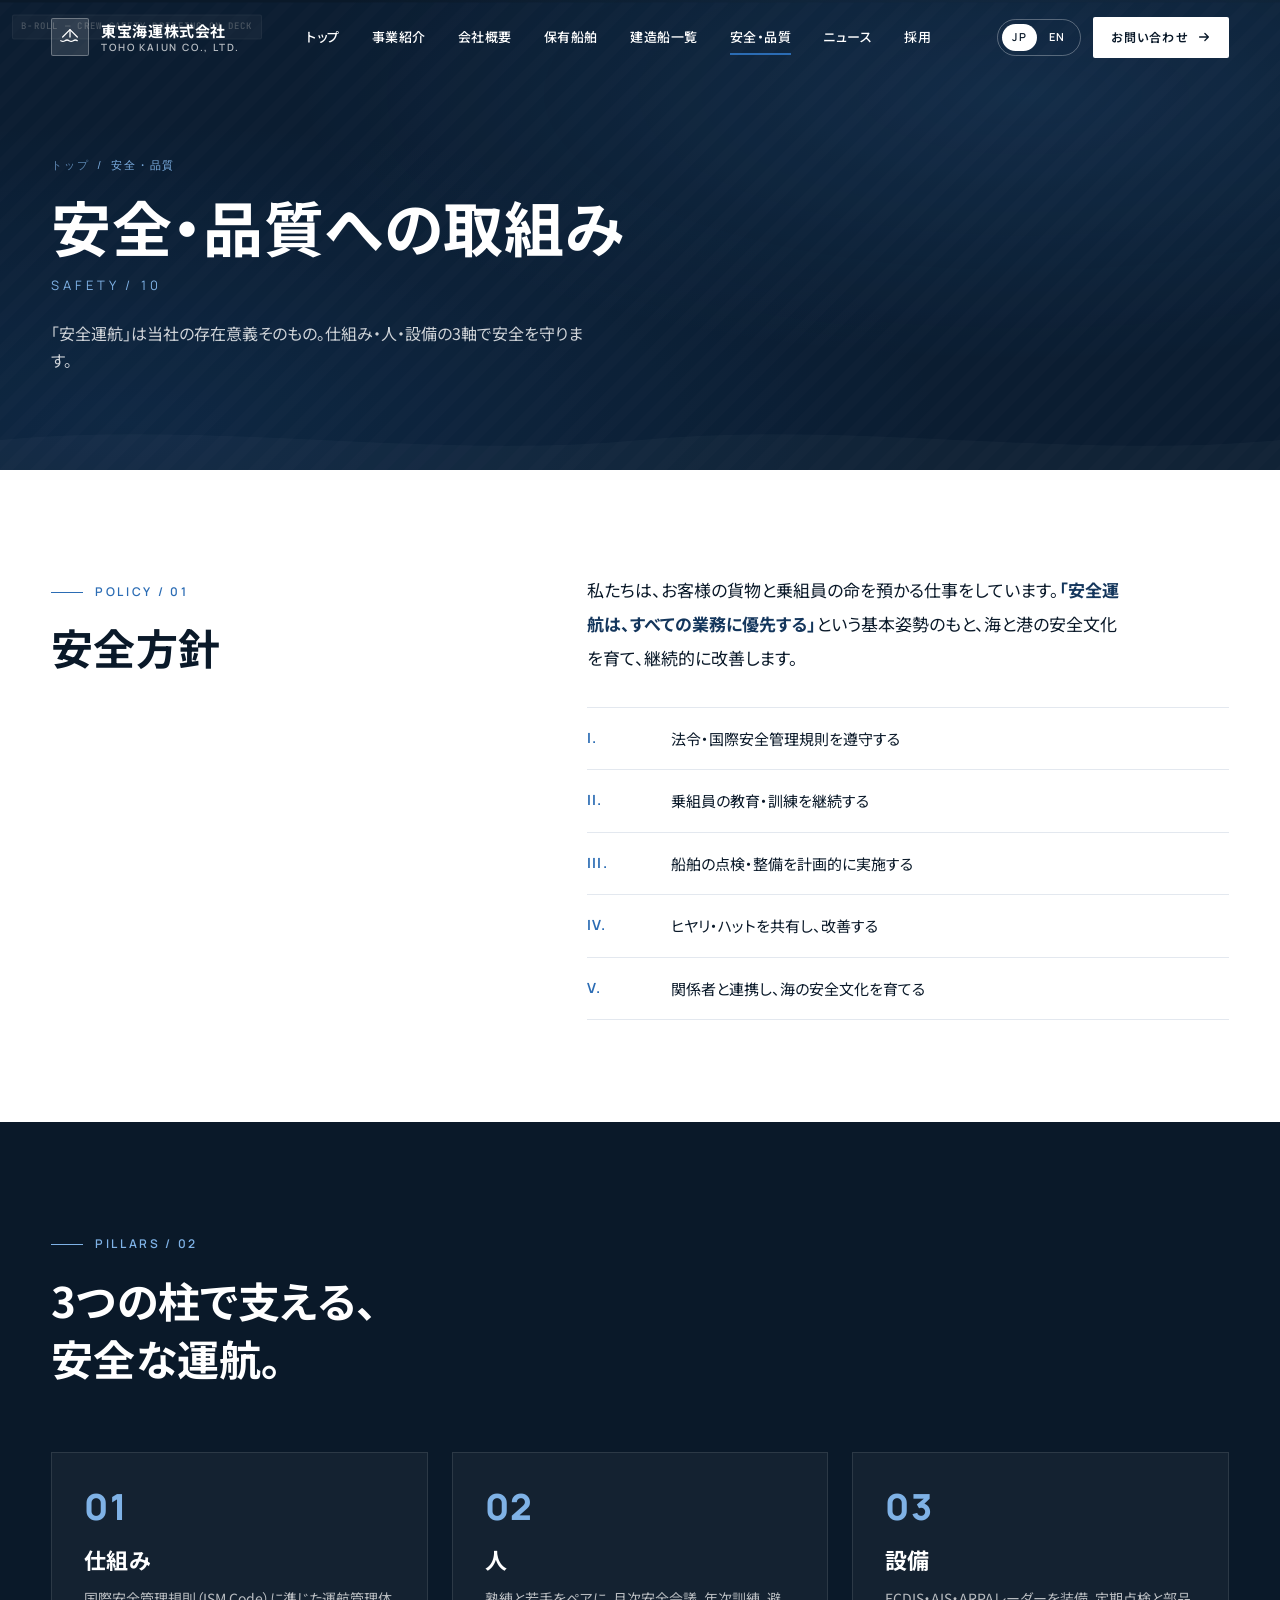
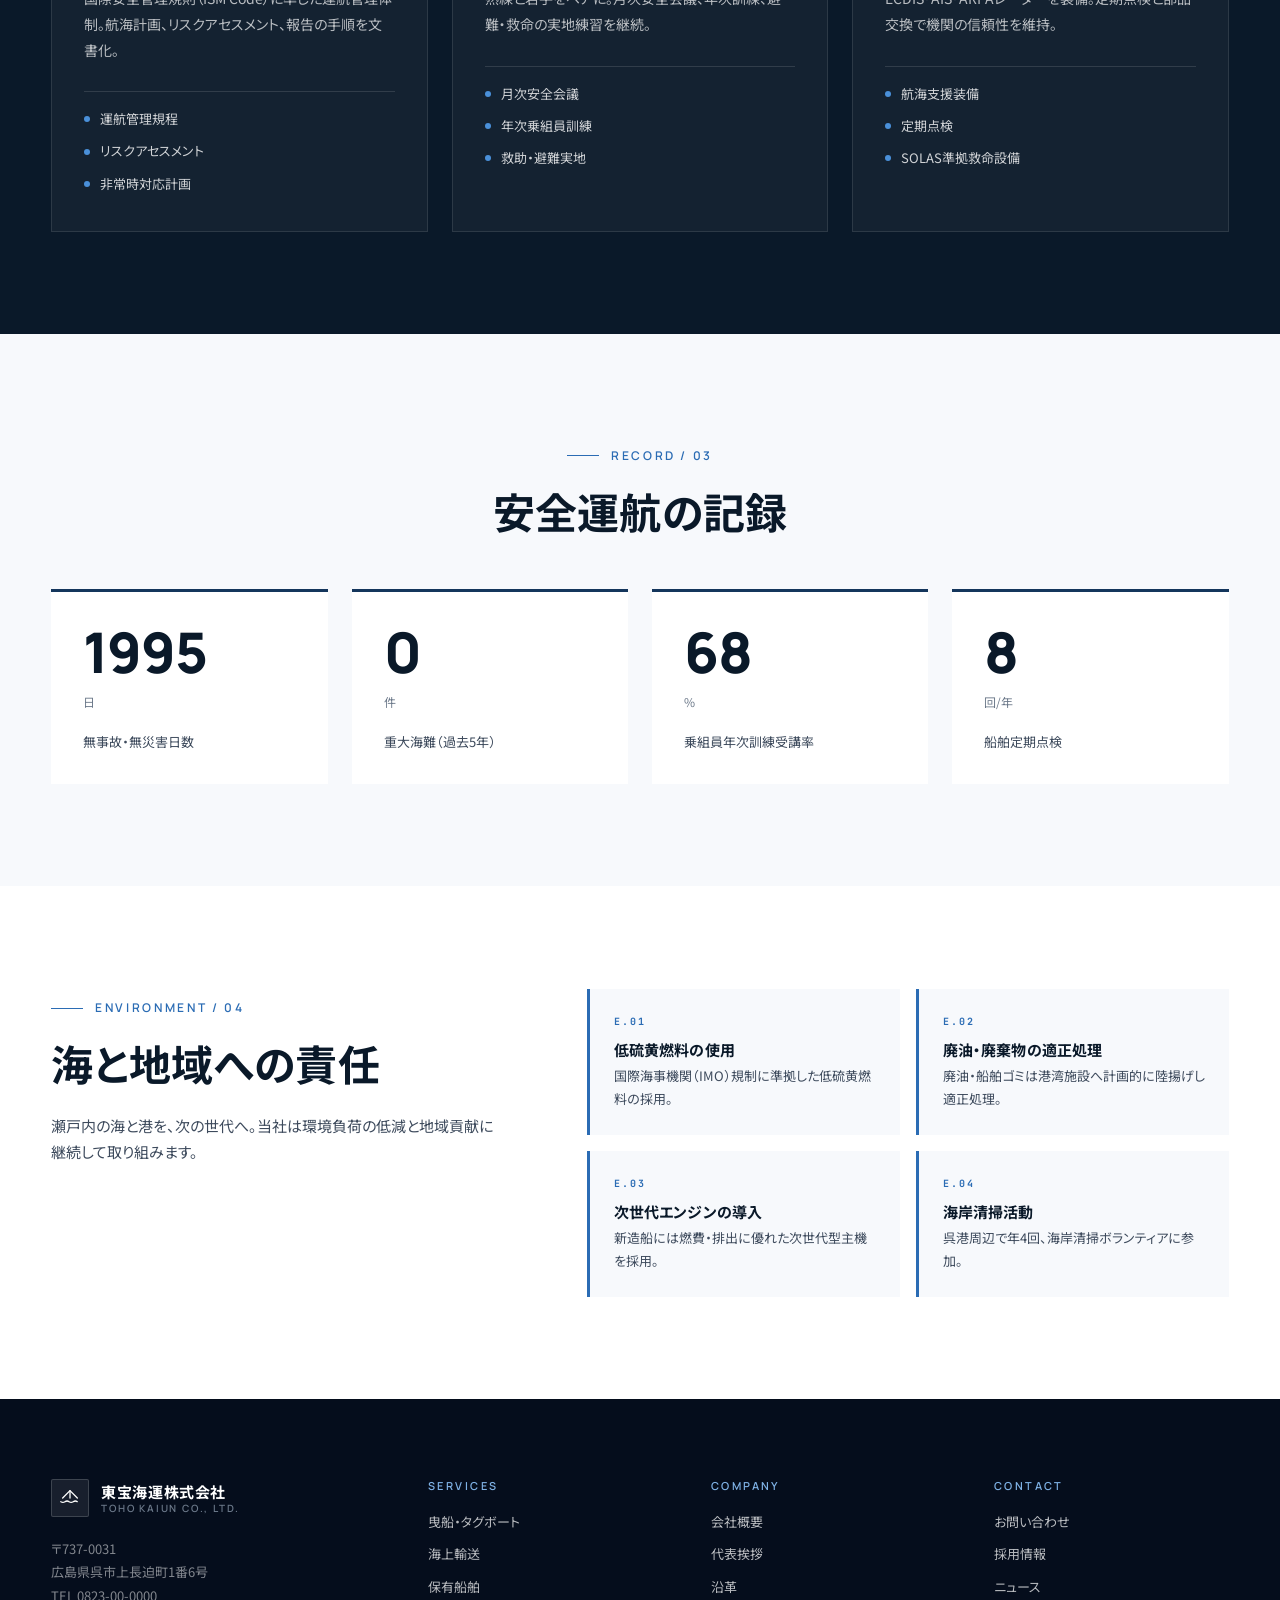
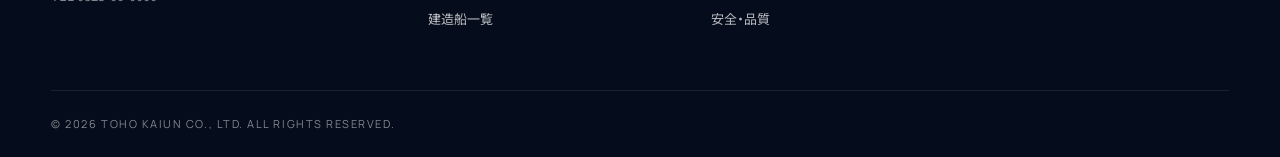
<file: safety.html>
<!doctype html>
<html lang="ja" data-lang="jp">
<head>
<meta charset="utf-8" />
<meta name="viewport" content="width=device-width, initial-scale=1" />
<title>安全・品質への取組み | 東宝海運株式会社</title>
<link rel="preconnect" href="https://fonts.googleapis.com" />
<link rel="preconnect" href="https://fonts.gstatic.com" crossorigin />
<link href="https://fonts.googleapis.com/css2?family=Manrope:wght@400;500;600;700;800&family=Noto+Sans+JP:wght@300;400;500;700;900&family=JetBrains+Mono:wght@400;500&display=swap" rel="stylesheet" />
<link rel="stylesheet" href="assets/shared.css" />
</head>
<body>

<div data-partial="header" data-active="safety" data-transparent="true"></div>

<section class="page-hero" data-screen-label="Safety Hero">
  <div class="deco-bg"></div>
  <div class="img-ph dark" style="position:absolute;inset:0;border:none;opacity:0.3" data-parallax="0.2">
    <span class="ph-label">B-ROLL — Crew safety briefing on deck</span>
  </div>
  <div class="container">
    <div class="breadcrumb">
      <a href="index.html"><span class="jp">トップ</span><span class="en-text">Home</span></a>
      <span>/</span>
      <span><span class="jp">安全・品質</span><span class="en-text">Safety</span></span>
    </div>
    <h1><span class="jp">安全・品質への取組み</span><span class="en-text">Safety & quality</span></h1>
    <p class="en-label">SAFETY / 10</p>
    <p style="margin-top:24px;max-width:60ch;color:rgba(255,255,255,0.8);font-size:16px">
      <span class="jp">「安全運航」は当社の存在意義そのもの。仕組み・人・設備の3軸で安全を守ります。</span>
      <span class="en-text">Safe operations are our reason for being. We protect safety across three axes: system, people, and equipment.</span>
    </p>
  </div>
  <svg class="wave-line" viewBox="0 0 1440 60" preserveAspectRatio="none"><path d="M0,30 C240,10 480,50 720,30 C960,10 1200,50 1440,30 L1440,60 L0,60 Z" fill="rgba(255,255,255,0.06)"/></svg>
</section>

<!-- Policy -->
<section class="section">
  <div class="container">
    <div class="policy-grid">
      <div data-reveal>
        <span class="eyebrow">Policy / 01</span>
        <h2 class="section-title">
          <span class="jp">安全方針</span>
          <span class="en-text">Safety policy</span>
        </h2>
      </div>
      <div data-reveal data-reveal-delay="1">
        <p class="policy-statement">
          <span class="jp">私たちは、お客様の貨物と乗組員の命を預かる仕事をしています。<strong>「安全運航は、すべての業務に優先する」</strong>という基本姿勢のもと、海と港の安全文化を育て、継続的に改善します。</span>
          <span class="en-text">We carry our customers' cargo and our crew's lives. Guided by the principle that <strong>"safe operation takes priority over all other work,"</strong> we nurture and continuously improve a culture of port and sea safety.</span>
        </p>
        <ul class="policy-list">
          <li><span class="num en">I.</span><span><span class="jp">法令・国際安全管理規則を遵守する</span><span class="en-text">Comply with laws and the ISM Code</span></span></li>
          <li><span class="num en">II.</span><span><span class="jp">乗組員の教育・訓練を継続する</span><span class="en-text">Maintain continuous crew education and training</span></span></li>
          <li><span class="num en">III.</span><span><span class="jp">船舶の点検・整備を計画的に実施する</span><span class="en-text">Inspect and maintain vessels systematically</span></span></li>
          <li><span class="num en">IV.</span><span><span class="jp">ヒヤリ・ハットを共有し、改善する</span><span class="en-text">Share near-miss reports and improve from them</span></span></li>
          <li><span class="num en">V.</span><span><span class="jp">関係者と連携し、海の安全文化を育てる</span><span class="en-text">Build sea safety culture with all stakeholders</span></span></li>
        </ul>
      </div>
    </div>
  </div>
</section>

<!-- Pillars -->
<section class="section section--navy">
  <div class="container">
    <div data-reveal style="max-width:680px;margin-bottom:64px">
      <span class="eyebrow on-dark">Pillars / 02</span>
      <h2 class="section-title" style="color:#fff">
        <span class="jp">3つの柱で支える、<br/>安全な運航。</span>
        <span class="en-text">Three pillars sustaining<br/>safe operations.</span>
      </h2>
    </div>

    <div class="pillars">
      <div class="pillar" data-reveal>
        <span class="pillar-no en">01</span>
        <h3><span class="jp">仕組み</span><span class="en-text">System</span></h3>
        <p><span class="jp">国際安全管理規則（ISM Code）に準じた運航管理体制。航海計画、リスクアセスメント、報告の手順を文書化。</span><span class="en-text">An operations management system aligned with the ISM Code. Documented voyage planning, risk assessment and reporting.</span></p>
        <ul>
          <li><span class="jp">運航管理規程</span><span class="en-text">Operations manual</span></li>
          <li><span class="jp">リスクアセスメント</span><span class="en-text">Risk assessment</span></li>
          <li><span class="jp">非常時対応計画</span><span class="en-text">Contingency plan</span></li>
        </ul>
      </div>
      <div class="pillar" data-reveal data-reveal-delay="1">
        <span class="pillar-no en">02</span>
        <h3><span class="jp">人</span><span class="en-text">People</span></h3>
        <p><span class="jp">熟練と若手をペアに。月次安全会議、年次訓練、避難・救命の実地練習を継続。</span><span class="en-text">Veterans paired with juniors. Monthly safety meetings, annual training, and hands-on rescue drills, ongoing.</span></p>
        <ul>
          <li><span class="jp">月次安全会議</span><span class="en-text">Monthly meetings</span></li>
          <li><span class="jp">年次乗組員訓練</span><span class="en-text">Annual training</span></li>
          <li><span class="jp">救助・避難実地</span><span class="en-text">Rescue drills</span></li>
        </ul>
      </div>
      <div class="pillar" data-reveal data-reveal-delay="2">
        <span class="pillar-no en">03</span>
        <h3><span class="jp">設備</span><span class="en-text">Equipment</span></h3>
        <p><span class="jp">ECDIS・AIS・ARPAレーダーを装備。定期点検と部品交換で機関の信頼性を維持。</span><span class="en-text">Equipped with ECDIS, AIS and ARPA radar. Reliability sustained by periodic inspection and parts replacement.</span></p>
        <ul>
          <li><span class="jp">航海支援装備</span><span class="en-text">Nav aids</span></li>
          <li><span class="jp">定期点検</span><span class="en-text">Periodic inspection</span></li>
          <li><span class="jp">SOLAS準拠救命設備</span><span class="en-text">SOLAS lifesaving</span></li>
        </ul>
      </div>
    </div>
  </div>
</section>

<!-- Record -->
<section class="section section--cream">
  <div class="container">
    <div data-reveal style="text-align:center;margin-bottom:48px">
      <span class="eyebrow" style="justify-content:center">Record / 03</span>
      <h2 class="section-title"><span class="jp">安全運航の記録</span><span class="en-text">Safety record</span></h2>
    </div>

    <div class="record-grid">
      <div class="record" data-reveal>
        <span class="rec-num en"><span data-count="2920">0</span></span>
        <span class="rec-unit"><span class="jp">日</span><span class="en-text">days</span></span>
        <span class="rec-label"><span class="jp">無事故・無災害日数</span><span class="en-text">Days without incident</span></span>
      </div>
      <div class="record" data-reveal data-reveal-delay="1">
        <span class="rec-num en"><span data-count="0">0</span></span>
        <span class="rec-unit"><span class="jp">件</span><span class="en-text">cases</span></span>
        <span class="rec-label"><span class="jp">重大海難（過去5年）</span><span class="en-text">Serious incidents (5yr)</span></span>
      </div>
      <div class="record" data-reveal data-reveal-delay="2">
        <span class="rec-num en"><span data-count="100">0</span></span>
        <span class="rec-unit">%</span>
        <span class="rec-label"><span class="jp">乗組員年次訓練受講率</span><span class="en-text">Crew annual training</span></span>
      </div>
      <div class="record" data-reveal data-reveal-delay="3">
        <span class="rec-num en"><span data-count="12">0</span></span>
        <span class="rec-unit"><span class="jp">回/年</span><span class="en-text">×/yr</span></span>
        <span class="rec-label"><span class="jp">船舶定期点検</span><span class="en-text">Vessel inspections</span></span>
      </div>
    </div>
  </div>
</section>

<!-- SDGs / Environment -->
<section class="section">
  <div class="container env-grid">
    <div data-reveal>
      <span class="eyebrow">Environment / 04</span>
      <h2 class="section-title"><span class="jp">海と地域への責任</span><span class="en-text">Responsibility to sea & community</span></h2>
      <p class="section-lead"><span class="jp">瀬戸内の海と港を、次の世代へ。当社は環境負荷の低減と地域貢献に継続して取り組みます。</span><span class="en-text">Sea and harbours of Seto, to the next generation. We continually work to reduce environmental load and contribute to community.</span></p>
    </div>
    <div class="env-list" data-reveal data-reveal-delay="1">
      <div class="env-item">
        <span class="env-no mono">E.01</span>
        <h4><span class="jp">低硫黄燃料の使用</span><span class="en-text">Low-sulphur fuel</span></h4>
        <p><span class="jp">国際海事機関（IMO）規制に準拠した低硫黄燃料の採用。</span><span class="en-text">Low-sulphur fuel compliant with IMO regulations.</span></p>
      </div>
      <div class="env-item">
        <span class="env-no mono">E.02</span>
        <h4><span class="jp">廃油・廃棄物の適正処理</span><span class="en-text">Proper waste handling</span></h4>
        <p><span class="jp">廃油・船舶ゴミは港湾施設へ計画的に陸揚げし適正処理。</span><span class="en-text">Oily waste and refuse offloaded to port facilities and properly processed.</span></p>
      </div>
      <div class="env-item">
        <span class="env-no mono">E.03</span>
        <h4><span class="jp">次世代エンジンの導入</span><span class="en-text">Next-gen engines</span></h4>
        <p><span class="jp">新造船には燃費・排出に優れた次世代型主機を採用。</span><span class="en-text">New builds adopt next-gen mains with improved efficiency and emissions.</span></p>
      </div>
      <div class="env-item">
        <span class="env-no mono">E.04</span>
        <h4><span class="jp">海岸清掃活動</span><span class="en-text">Coastal clean-ups</span></h4>
        <p><span class="jp">呉港周辺で年4回、海岸清掃ボランティアに参加。</span><span class="en-text">Quarterly coastal clean-up volunteering around Kure Port.</span></p>
      </div>
    </div>
  </div>
</section>

<div data-partial="footer"></div>

<script src="assets/partials.js"></script>
<script src="assets/main.js"></script>

<style>
.policy-grid {
  display: grid;
  grid-template-columns: 1fr 1.4fr;
  gap: clamp(40px, 6vw, 100px);
  align-items: start;
}
.policy-statement {
  font-size: 17px;
  line-height: 2;
  color: var(--text);
  margin: 0 0 32px;
  max-width: 60ch;
}
.policy-statement strong { color: var(--navy-700); font-weight: 700; }

.policy-list {
  list-style: none;
  margin: 0;
  padding: 0;
  border-top: 1px solid var(--line);
}
.policy-list li {
  display: grid;
  grid-template-columns: 60px 1fr;
  gap: 24px;
  padding: 18px 0;
  border-bottom: 1px solid var(--line);
  font-size: 15px;
}
.policy-list .num {
  font-family: var(--font-en);
  font-size: 14px;
  font-weight: 700;
  letter-spacing: 0.1em;
  color: var(--navy-500);
}

.pillars {
  display: grid;
  grid-template-columns: repeat(3, 1fr);
  gap: 24px;
}
.pillar {
  background: rgba(255,255,255,0.04);
  border: 1px solid rgba(255,255,255,0.1);
  padding: 36px 32px;
  display: flex;
  flex-direction: column;
  gap: 12px;
}
.pillar-no {
  font-family: var(--font-en);
  font-size: 36px;
  font-weight: 800;
  color: var(--navy-300);
  letter-spacing: 0.04em;
  line-height: 1;
  margin-bottom: 8px;
}
.pillar h3 { font-size: 22px; color: var(--white); }
.pillar p { margin: 0; color: rgba(255,255,255,0.7); font-size: 14px; line-height: 1.85; }
.pillar ul {
  list-style: none;
  margin: 16px 0 0;
  padding: 16px 0 0;
  border-top: 1px solid rgba(255,255,255,0.12);
  display: flex;
  flex-direction: column;
  gap: 10px;
}
.pillar ul li {
  display: flex;
  align-items: center;
  gap: 10px;
  font-size: 13px;
  color: rgba(255,255,255,0.8);
}
.pillar ul li::before {
  content: "";
  width: 6px;
  height: 6px;
  background: var(--navy-400);
  border-radius: 50%;
}

.record-grid {
  display: grid;
  grid-template-columns: repeat(4, 1fr);
  gap: 24px;
}
.record {
  background: var(--white);
  padding: 32px;
  display: flex;
  flex-direction: column;
  align-items: flex-start;
  gap: 4px;
  border-top: 3px solid var(--navy-700);
}
.rec-num { font-size: 56px; font-weight: 800; letter-spacing: -0.02em; color: var(--navy-900); line-height: 1; }
.rec-unit { font-size: 12px; color: var(--text-3); margin-top: 8px; }
.rec-label { font-size: 13px; color: var(--text-2); margin-top: 16px; line-height: 1.5; }

.env-grid {
  display: grid;
  grid-template-columns: 1fr 1.4fr;
  gap: clamp(40px, 6vw, 80px);
  align-items: start;
}
.env-list { display: grid; grid-template-columns: 1fr 1fr; gap: 16px; }
.env-item {
  background: var(--cream);
  padding: 24px;
  display: flex;
  flex-direction: column;
  gap: 6px;
  border-left: 3px solid var(--navy-500);
}
.env-no { font-size: 10px; letter-spacing: 0.22em; color: var(--navy-500); font-weight: 700; }
.env-item h4 { font-size: 15px; margin-top: 4px; }
.env-item p { margin: 0; font-size: 13px; color: var(--text-2); line-height: 1.75; }

@media (max-width: 900px) {
  .policy-grid, .env-grid { grid-template-columns: 1fr; }
  .pillars, .record-grid { grid-template-columns: 1fr 1fr; }
  .env-list { grid-template-columns: 1fr; }
}
@media (max-width: 600px) {
  .pillars, .record-grid { grid-template-columns: 1fr; }
}
</style>

</body>
</html>
</file>
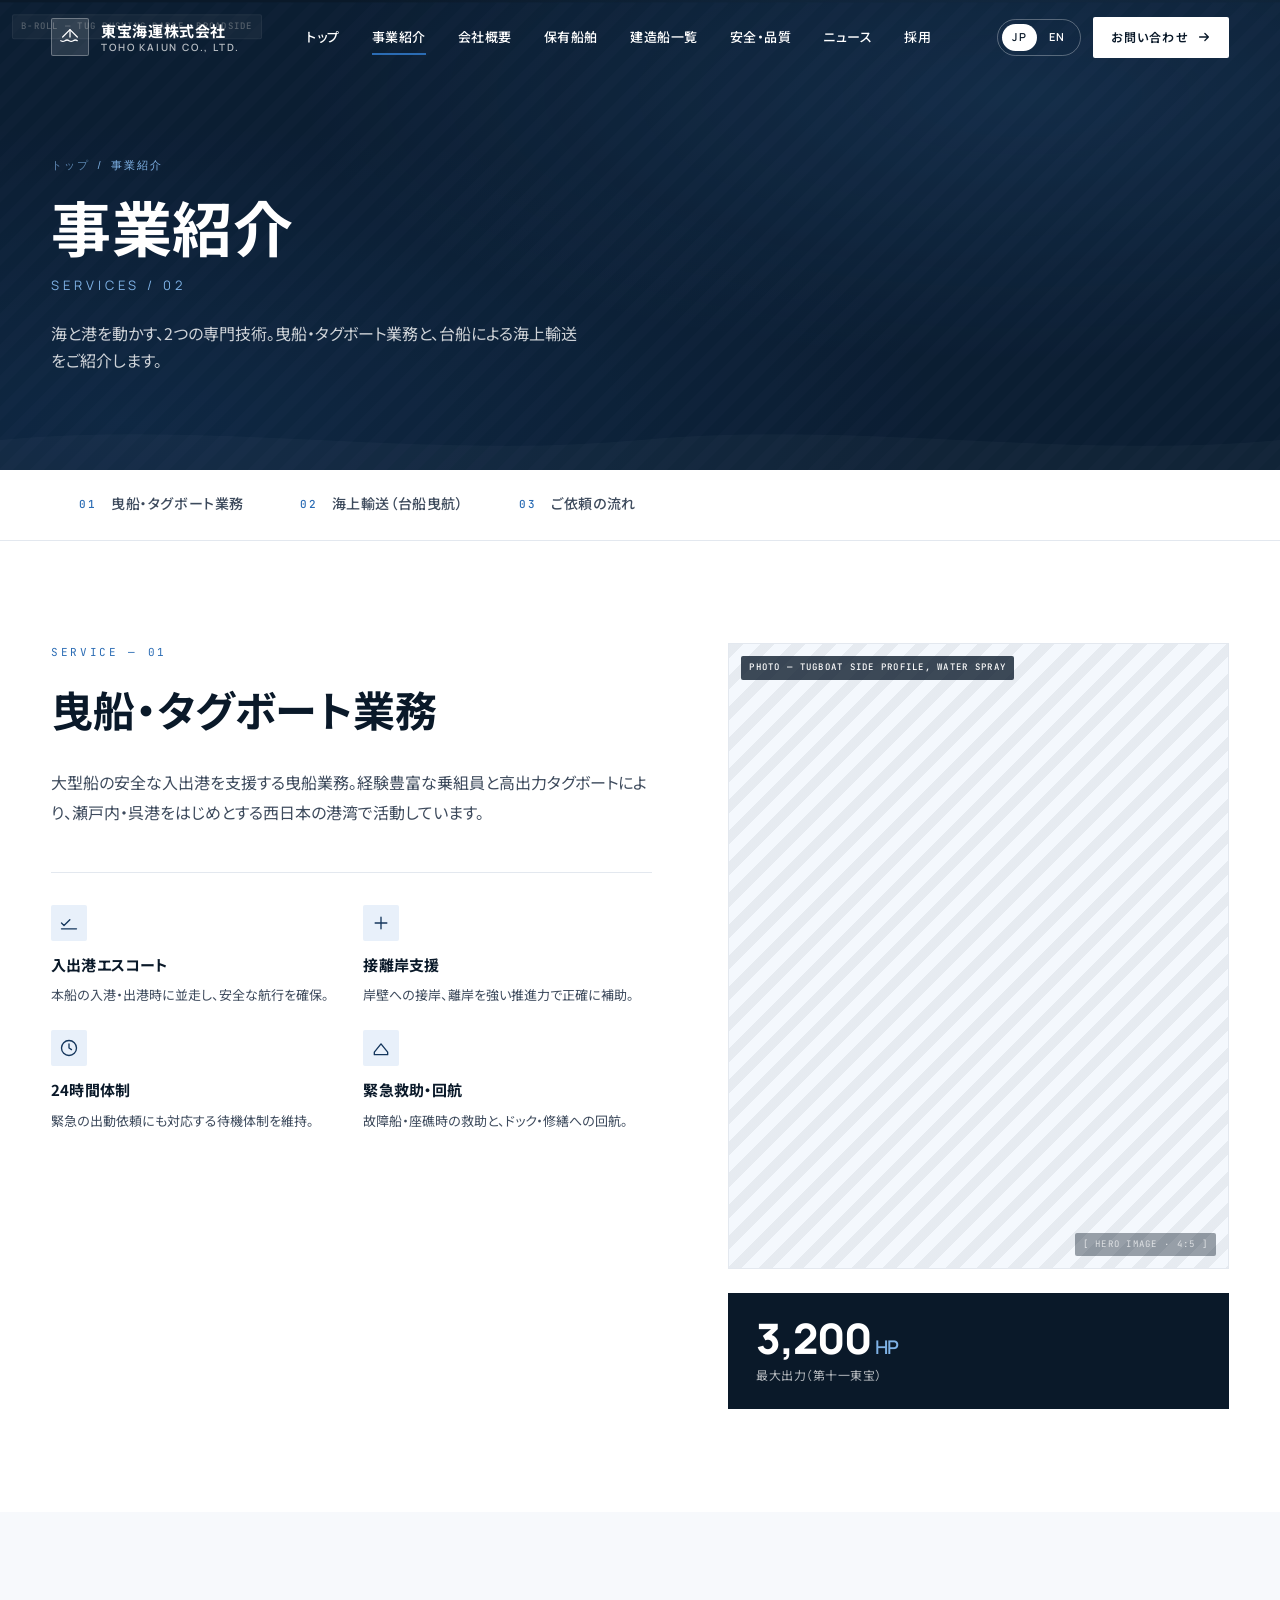
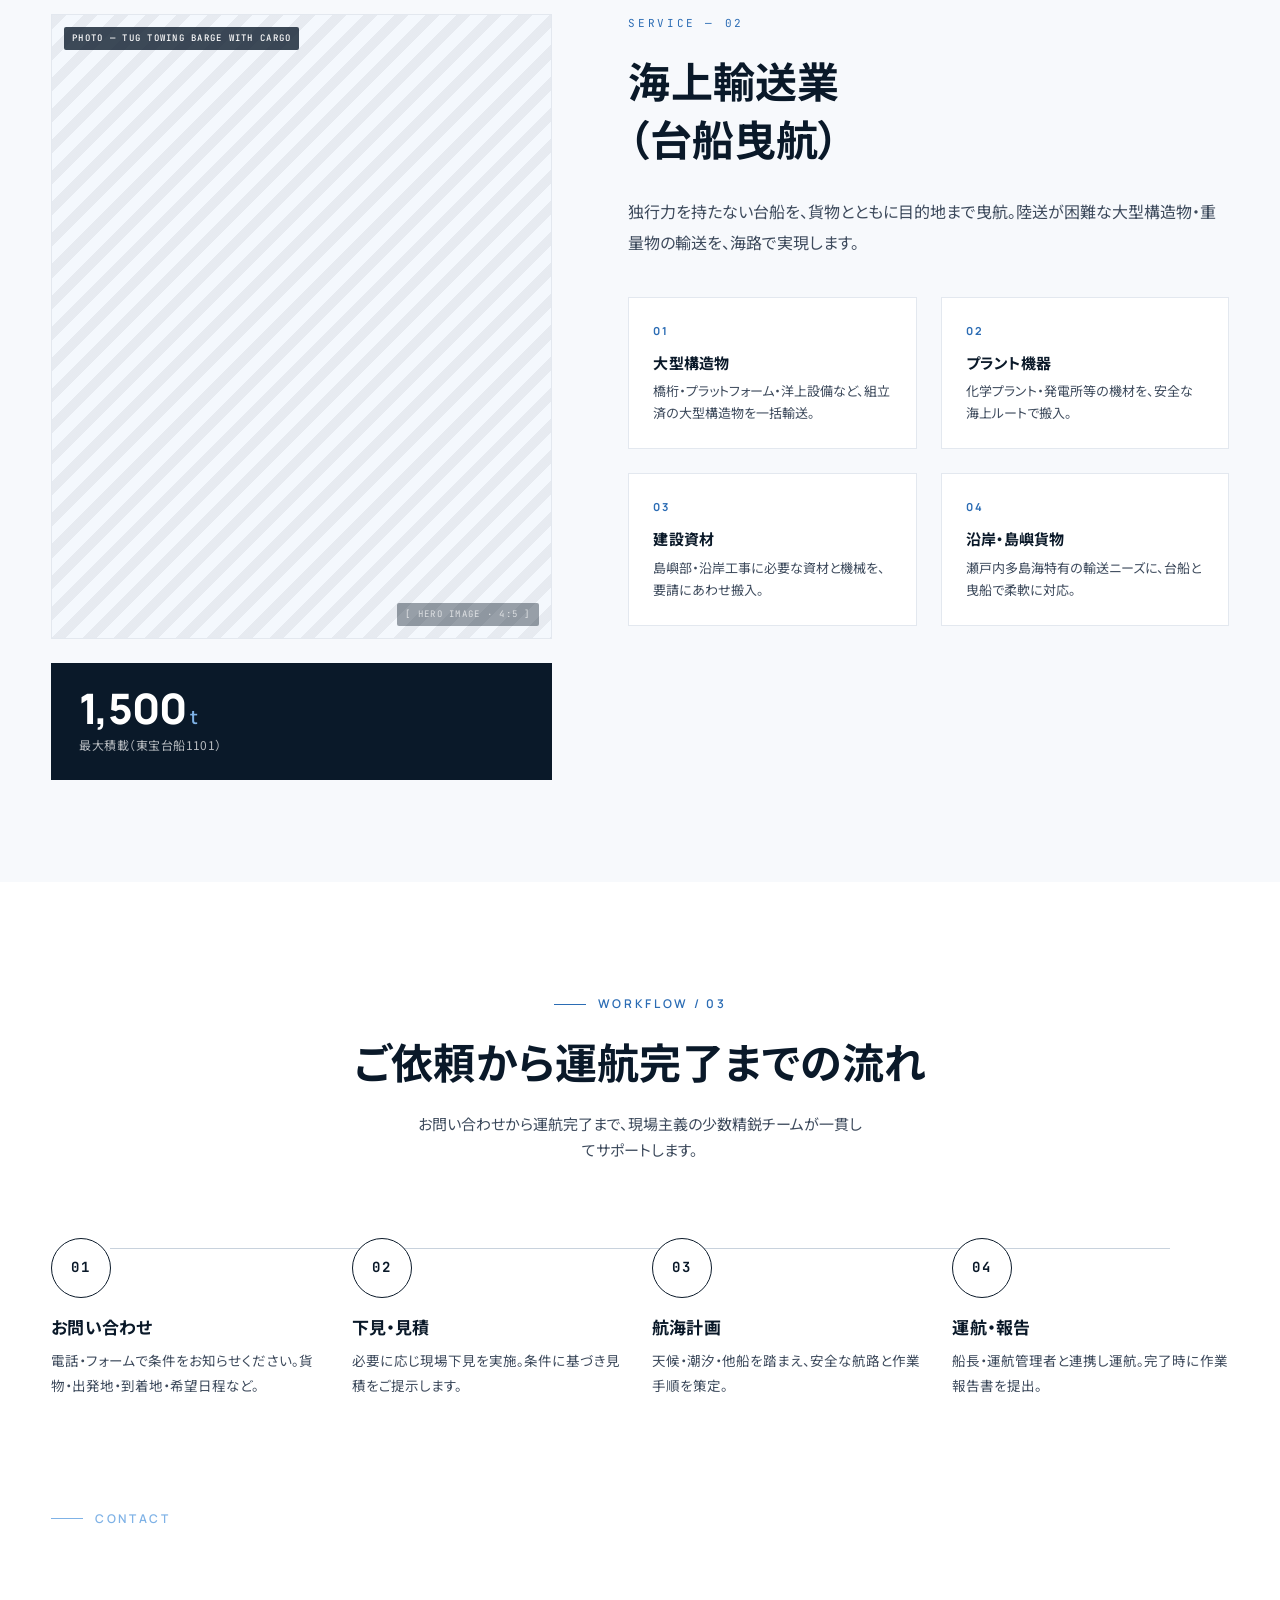
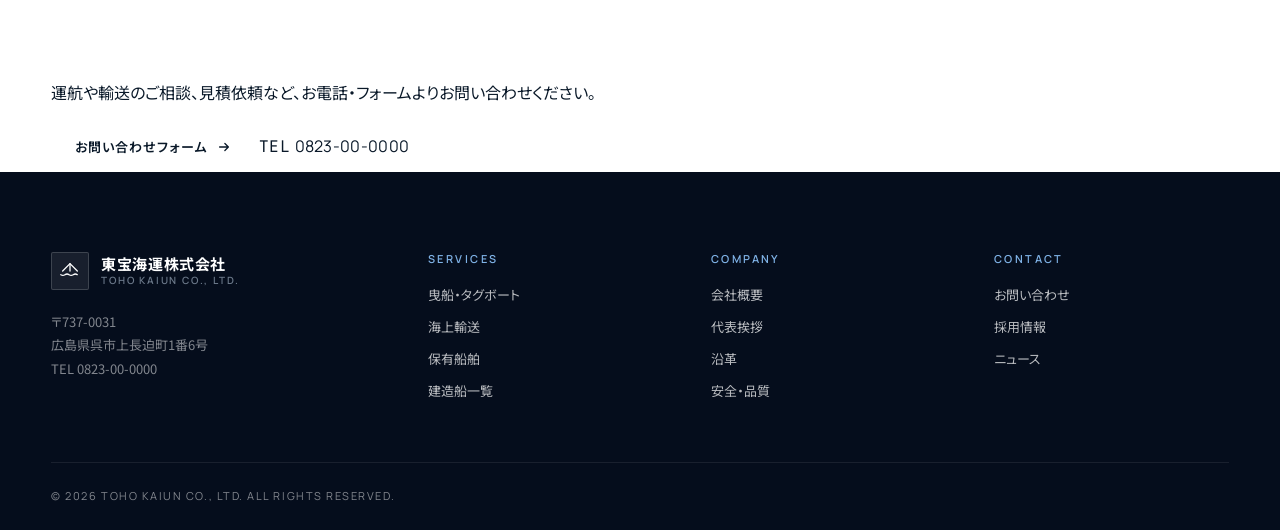
<file: services.html>
<!doctype html>
<html lang="ja" data-lang="jp">
<head>
<meta charset="utf-8" />
<meta name="viewport" content="width=device-width, initial-scale=1" />
<title>事業紹介 | 東宝海運株式会社</title>
<link rel="preconnect" href="https://fonts.googleapis.com" />
<link rel="preconnect" href="https://fonts.gstatic.com" crossorigin />
<link href="https://fonts.googleapis.com/css2?family=Manrope:wght@400;500;600;700;800&family=Noto+Sans+JP:wght@300;400;500;700;900&family=JetBrains+Mono:wght@400;500&display=swap" rel="stylesheet" />
<link rel="stylesheet" href="assets/shared.css" />
</head>
<body>

<div data-partial="header" data-active="services" data-transparent="true"></div>

<!-- Page hero -->
<section class="page-hero" data-screen-label="Services Hero">
  <div class="deco-bg"></div>
  <div class="img-ph dark" style="position:absolute;inset:0;border:none;opacity:0.35" data-parallax="0.2">
    <span class="ph-label">B-ROLL — Tug pushing barge, broadside</span>
  </div>
  <div class="container">
    <div class="breadcrumb">
      <a href="index.html"><span class="jp">トップ</span><span class="en-text">Home</span></a>
      <span>/</span>
      <span><span class="jp">事業紹介</span><span class="en-text">Services</span></span>
    </div>
    <h1>
      <span class="jp">事業紹介</span>
      <span class="en-text">Services</span>
    </h1>
    <p class="en-label">SERVICES / 02</p>
    <p style="margin-top:24px;max-width:60ch;color:rgba(255,255,255,0.8);font-size:16px">
      <span class="jp">海と港を動かす、2つの専門技術。曳船・タグボート業務と、台船による海上輸送をご紹介します。</span>
      <span class="en-text">Two specialist disciplines for harbour and sea: tugboat operations and ocean transport of barges.</span>
    </p>
  </div>
  <svg class="wave-line" viewBox="0 0 1440 60" preserveAspectRatio="none"><path d="M0,30 C240,10 480,50 720,30 C960,10 1200,50 1440,30 L1440,60 L0,60 Z" fill="rgba(255,255,255,0.06)"/></svg>
</section>

<!-- Quick nav -->
<section style="border-bottom:1px solid var(--line);position:sticky;top:var(--header-h);background:rgba(255,255,255,0.96);backdrop-filter:blur(12px);z-index:50">
  <div class="container">
    <ul class="anchor-nav">
      <li><a href="#tug"><span class="num mono">01</span><span class="jp">曳船・タグボート業務</span><span class="en-text">Tugboat operations</span></a></li>
      <li><a href="#transport"><span class="num mono">02</span><span class="jp">海上輸送（台船曳航）</span><span class="en-text">Marine transport</span></a></li>
      <li><a href="#flow"><span class="num mono">03</span><span class="jp">ご依頼の流れ</span><span class="en-text">Workflow</span></a></li>
    </ul>
  </div>
</section>

<!-- Service 01 - Tug -->
<section class="section" id="tug">
  <div class="container service-detail-grid">
    <div class="service-detail-text" data-reveal>
      <span class="service-detail-no mono">SERVICE — 01</span>
      <h2 class="section-title">
        <span class="jp">曳船・タグボート業務</span>
        <span class="en-text">Tugboat operations</span>
      </h2>
      <p class="service-detail-lead">
        <span class="jp">大型船の安全な入出港を支援する曳船業務。経験豊富な乗組員と高出力タグボートにより、瀬戸内・呉港をはじめとする西日本の港湾で活動しています。</span>
        <span class="en-text">Tugboat services that safely assist large vessels in and out of port. Experienced crew and high-output tugs operate across Seto Inland Sea and other western Japan harbours.</span>
      </p>

      <div class="capability-grid">
        <div class="capability">
          <span class="cap-icon"><svg viewBox="0 0 24 24" fill="none"><path d="M3 12l3 3 7-7M3 19h18" stroke="currentColor" stroke-width="1.6" stroke-linecap="round" stroke-linejoin="round"/></svg></span>
          <h4><span class="jp">入出港エスコート</span><span class="en-text">Harbour escort</span></h4>
          <p><span class="jp">本船の入港・出港時に並走し、安全な航行を確保。</span><span class="en-text">Escort vessels in and out of port to secure safe passage.</span></p>
        </div>
        <div class="capability">
          <span class="cap-icon"><svg viewBox="0 0 24 24" fill="none"><path d="M5 12h14M12 5v14" stroke="currentColor" stroke-width="1.6" stroke-linecap="round"/></svg></span>
          <h4><span class="jp">接離岸支援</span><span class="en-text">Berthing assist</span></h4>
          <p><span class="jp">岸壁への接岸、離岸を強い推進力で正確に補助。</span><span class="en-text">Precise berthing and unberthing assistance with high bollard pull.</span></p>
        </div>
        <div class="capability">
          <span class="cap-icon"><svg viewBox="0 0 24 24" fill="none"><circle cx="12" cy="12" r="9" stroke="currentColor" stroke-width="1.6"/><path d="M12 7v5l3 2" stroke="currentColor" stroke-width="1.6" stroke-linecap="round"/></svg></span>
          <h4><span class="jp">24時間体制</span><span class="en-text">24/7 dispatch</span></h4>
          <p><span class="jp">緊急の出動依頼にも対応する待機体制を維持。</span><span class="en-text">On-call standby for emergency dispatches.</span></p>
        </div>
        <div class="capability">
          <span class="cap-icon"><svg viewBox="0 0 24 24" fill="none"><path d="M4 17l8-10 8 10M4 17v3h16v-3" stroke="currentColor" stroke-width="1.6" stroke-linecap="round" stroke-linejoin="round"/></svg></span>
          <h4><span class="jp">緊急救助・回航</span><span class="en-text">Emergency response</span></h4>
          <p><span class="jp">故障船・座礁時の救助と、ドック・修繕への回航。</span><span class="en-text">Recovery of disabled vessels and delivery voyages to dock.</span></p>
        </div>
      </div>
    </div>
    <div class="service-detail-visual" data-reveal data-reveal-delay="1">
      <div class="img-ph" style="aspect-ratio:4/5">
        <span class="ph-label">PHOTO — Tugboat side profile, water spray</span>
        <span class="ph-text">[ Hero image · 4:5 ]</span>
      </div>
      <div class="visual-fact">
        <span class="fact-num en">3,200<span class="unit">HP</span></span>
        <span class="fact-label"><span class="jp">最大出力（第十一東宝）</span><span class="en-text">Max bollard pull</span></span>
      </div>
    </div>
  </div>
</section>

<!-- Service 02 - Transport -->
<section class="section section--cream" id="transport">
  <div class="container service-detail-grid alt">
    <div class="service-detail-visual" data-reveal>
      <div class="img-ph" style="aspect-ratio:4/5">
        <span class="ph-label">PHOTO — Tug towing barge with cargo</span>
        <span class="ph-text">[ Hero image · 4:5 ]</span>
      </div>
      <div class="visual-fact">
        <span class="fact-num en">1,500<span class="unit">t</span></span>
        <span class="fact-label"><span class="jp">最大積載（東宝台船1101）</span><span class="en-text">Max barge capacity</span></span>
      </div>
    </div>
    <div class="service-detail-text" data-reveal data-reveal-delay="1">
      <span class="service-detail-no mono">SERVICE — 02</span>
      <h2 class="section-title">
        <span class="jp">海上輸送業<br/>（台船曳航）</span>
        <span class="en-text">Marine transport<br/>(barge towing)</span>
      </h2>
      <p class="service-detail-lead">
        <span class="jp">独行力を持たない台船を、貨物とともに目的地まで曳航。陸送が困難な大型構造物・重量物の輸送を、海路で実現します。</span>
        <span class="en-text">Towing non-self-propelled barges with cargo to destination. We deliver heavy structures and oversize loads by sea — what road transport cannot move.</span>
      </p>

      <div class="cargo-grid">
        <div class="cargo">
          <span class="cargo-no en">01</span>
          <h4><span class="jp">大型構造物</span><span class="en-text">Heavy structures</span></h4>
          <p><span class="jp">橋桁・プラットフォーム・洋上設備など、組立済の大型構造物を一括輸送。</span><span class="en-text">Pre-assembled bridges, platforms and offshore equipment in one-piece haul.</span></p>
        </div>
        <div class="cargo">
          <span class="cargo-no en">02</span>
          <h4><span class="jp">プラント機器</span><span class="en-text">Plant equipment</span></h4>
          <p><span class="jp">化学プラント・発電所等の機材を、安全な海上ルートで搬入。</span><span class="en-text">Components for chemical plants and power stations via safe sea routes.</span></p>
        </div>
        <div class="cargo">
          <span class="cargo-no en">03</span>
          <h4><span class="jp">建設資材</span><span class="en-text">Construction material</span></h4>
          <p><span class="jp">島嶼部・沿岸工事に必要な資材と機械を、要請にあわせ搬入。</span><span class="en-text">Materials and machines for island and coastal construction, on demand.</span></p>
        </div>
        <div class="cargo">
          <span class="cargo-no en">04</span>
          <h4><span class="jp">沿岸・島嶼貨物</span><span class="en-text">Coastal & island freight</span></h4>
          <p><span class="jp">瀬戸内多島海特有の輸送ニーズに、台船と曳船で柔軟に対応。</span><span class="en-text">Flexible response to the unique freight needs of Seto's archipelago.</span></p>
        </div>
      </div>
    </div>
  </div>
</section>

<!-- Workflow -->
<section class="section" id="flow">
  <div class="container">
    <div data-reveal style="max-width:760px;margin:0 auto 56px;text-align:center">
      <span class="eyebrow" style="justify-content:center">Workflow / 03</span>
      <h2 class="section-title" style="margin-top:18px">
        <span class="jp">ご依頼から運航完了までの流れ</span>
        <span class="en-text">From enquiry to completion</span>
      </h2>
      <p class="section-lead" style="margin-inline:auto;text-align:center">
        <span class="jp">お問い合わせから運航完了まで、現場主義の少数精鋭チームが一貫してサポートします。</span>
        <span class="en-text">From first enquiry to completion — a tight-knit, field-first team supports every stage.</span>
      </p>
    </div>

    <ol class="flow">
      <li data-reveal>
        <div class="flow-no mono">01</div>
        <h3><span class="jp">お問い合わせ</span><span class="en-text">Enquiry</span></h3>
        <p><span class="jp">電話・フォームで条件をお知らせください。貨物・出発地・到着地・希望日程など。</span><span class="en-text">Tell us cargo, origin, destination and preferred dates by phone or form.</span></p>
      </li>
      <li data-reveal data-reveal-delay="1">
        <div class="flow-no mono">02</div>
        <h3><span class="jp">下見・見積</span><span class="en-text">Survey & quote</span></h3>
        <p><span class="jp">必要に応じ現場下見を実施。条件に基づき見積をご提示します。</span><span class="en-text">On-site survey where needed; we issue a quote based on conditions.</span></p>
      </li>
      <li data-reveal data-reveal-delay="2">
        <div class="flow-no mono">03</div>
        <h3><span class="jp">航海計画</span><span class="en-text">Voyage plan</span></h3>
        <p><span class="jp">天候・潮汐・他船を踏まえ、安全な航路と作業手順を策定。</span><span class="en-text">A safe route and procedure built around weather, tides and traffic.</span></p>
      </li>
      <li data-reveal data-reveal-delay="3">
        <div class="flow-no mono">04</div>
        <h3><span class="jp">運航・報告</span><span class="en-text">Operation & report</span></h3>
        <p><span class="jp">船長・運航管理者と連携し運航。完了時に作業報告書を提出。</span><span class="en-text">Operation with captain and ops manager in close coordination; report on completion.</span></p>
      </li>
    </ol>
  </div>
</section>

<!-- CTA -->
<section class="cta-section">
  <div class="container cta-inner" data-reveal>
    <div>
      <span class="eyebrow on-dark">Contact</span>
      <h2 class="section-title" style="color:#fff;max-width:18ch">
        <span class="jp">輸送のご相談、<br/>お見積はこちら。</span>
        <span class="en-text">Quotes & enquiries<br/>start here.</span>
      </h2>
    </div>
    <div class="cta-right">
      <p>
        <span class="jp">運航や輸送のご相談、見積依頼など、お電話・フォームよりお問い合わせください。</span>
        <span class="en-text">For operations, transport enquiries and quotes — by phone or contact form.</span>
      </p>
      <div class="cta-actions">
        <a href="contact.html" class="btn btn--light">
          <span class="jp">お問い合わせフォーム</span><span class="en-text">Contact form</span>
          <svg class="arrow" viewBox="0 0 16 16" fill="none"><path d="M3 8h10M9 4l4 4-4 4" stroke="currentColor" stroke-width="1.5" stroke-linecap="round" stroke-linejoin="round"/></svg>
        </a>
        <a href="tel:0823000000" class="cta-phone">
          <span class="mono">TEL</span>
          <span class="en">0823-00-0000</span>
        </a>
      </div>
    </div>
  </div>
</section>

<div data-partial="footer"></div>

<script src="assets/partials.js"></script>
<script src="assets/main.js"></script>

<style>
.anchor-nav {
  list-style: none;
  margin: 0;
  padding: 0;
  display: flex;
  gap: 0;
  overflow-x: auto;
}
.anchor-nav a {
  display: inline-flex;
  align-items: center;
  gap: 14px;
  padding: 22px 28px;
  font-size: 14px;
  font-weight: 500;
  letter-spacing: 0.04em;
  border-bottom: 2px solid transparent;
  white-space: nowrap;
  color: var(--text-2);
}
.anchor-nav a:hover { color: var(--navy-700); border-bottom-color: var(--navy-200); }
.anchor-nav a .num { font-size: 11px; color: var(--navy-500); letter-spacing: 0.18em; }
.anchor-nav a .en-text { font-family: var(--font-en); color: var(--text-3); font-size: 11px; letter-spacing: 0.16em; text-transform: uppercase; }

.service-detail-grid {
  display: grid;
  grid-template-columns: 1.2fr 1fr;
  gap: clamp(40px, 6vw, 88px);
  align-items: start;
}
.service-detail-grid.alt {
  grid-template-columns: 1fr 1.2fr;
}
.service-detail-no {
  font-size: 11px;
  letter-spacing: 0.24em;
  color: var(--navy-500);
  display: block;
  margin-bottom: 18px;
}
.service-detail-lead {
  margin: 28px 0 0;
  font-size: 16px;
  line-height: 1.9;
  color: var(--text-2);
}

.capability-grid {
  margin-top: 44px;
  display: grid;
  grid-template-columns: 1fr 1fr;
  gap: 24px;
  border-top: 1px solid var(--line);
  padding-top: 32px;
}
.capability { display: flex; flex-direction: column; gap: 10px; }
.cap-icon {
  width: 36px; height: 36px;
  display: grid; place-items: center;
  background: var(--navy-100);
  color: var(--navy-700);
  border-radius: 2px;
  margin-bottom: 4px;
}
.cap-icon svg { width: 20px; height: 20px; }
.capability h4 { font-size: 15px; }
.capability p { margin: 0; font-size: 13px; color: var(--text-2); line-height: 1.7; }

.service-detail-visual {
  position: sticky;
  top: 120px;
  display: flex;
  flex-direction: column;
  gap: 24px;
}
.visual-fact {
  background: var(--navy-900);
  color: var(--white);
  padding: 24px 28px;
  display: flex;
  flex-direction: column;
  gap: 6px;
}
.fact-num { font-size: 42px; font-weight: 800; letter-spacing: -0.02em; line-height: 1; }
.fact-num .unit { font-size: 0.45em; font-weight: 600; color: var(--navy-300); margin-left: 4px; }
.fact-label { font-size: 12px; color: rgba(255,255,255,0.7); letter-spacing: 0.04em; }

.cargo-grid {
  margin-top: 40px;
  display: grid;
  grid-template-columns: 1fr 1fr;
  gap: 24px;
}
.cargo {
  background: var(--white);
  border: 1px solid var(--line);
  padding: 24px;
  display: flex;
  flex-direction: column;
  gap: 8px;
}
.cargo-no { font-size: 11px; letter-spacing: 0.18em; color: var(--navy-500); font-weight: 700; }
.cargo h4 { font-size: 15px; margin-top: 4px; }
.cargo p { margin: 0; font-size: 13px; color: var(--text-2); line-height: 1.7; }

.flow {
  list-style: none;
  margin: 0;
  padding: 0;
  display: grid;
  grid-template-columns: repeat(4, 1fr);
  gap: 24px;
  counter-reset: step;
  position: relative;
}
.flow::before {
  content: "";
  position: absolute;
  top: 30px;
  left: 5%; right: 5%;
  height: 1px;
  background: var(--line-strong);
  z-index: 0;
}
.flow li {
  position: relative;
  z-index: 1;
  padding: 20px 0 0;
  display: flex;
  flex-direction: column;
  gap: 10px;
}
.flow-no {
  display: inline-flex;
  width: 60px; height: 60px;
  align-items: center; justify-content: center;
  background: var(--white);
  border: 1px solid var(--navy-900);
  color: var(--navy-900);
  font-size: 14px;
  letter-spacing: 0.14em;
  font-weight: 700;
  border-radius: 999px;
  margin-bottom: 8px;
}
.flow li h3 { font-size: 17px; }
.flow li p { margin: 0; font-size: 13.5px; color: var(--text-2); line-height: 1.8; }

@media (max-width: 900px) {
  .service-detail-grid, .service-detail-grid.alt, .flow {
    grid-template-columns: 1fr;
  }
  .flow::before { display: none; }
  .capability-grid, .cargo-grid { grid-template-columns: 1fr; }
  .service-detail-visual { position: static; }
}
</style>

</body>
</html>
</file>
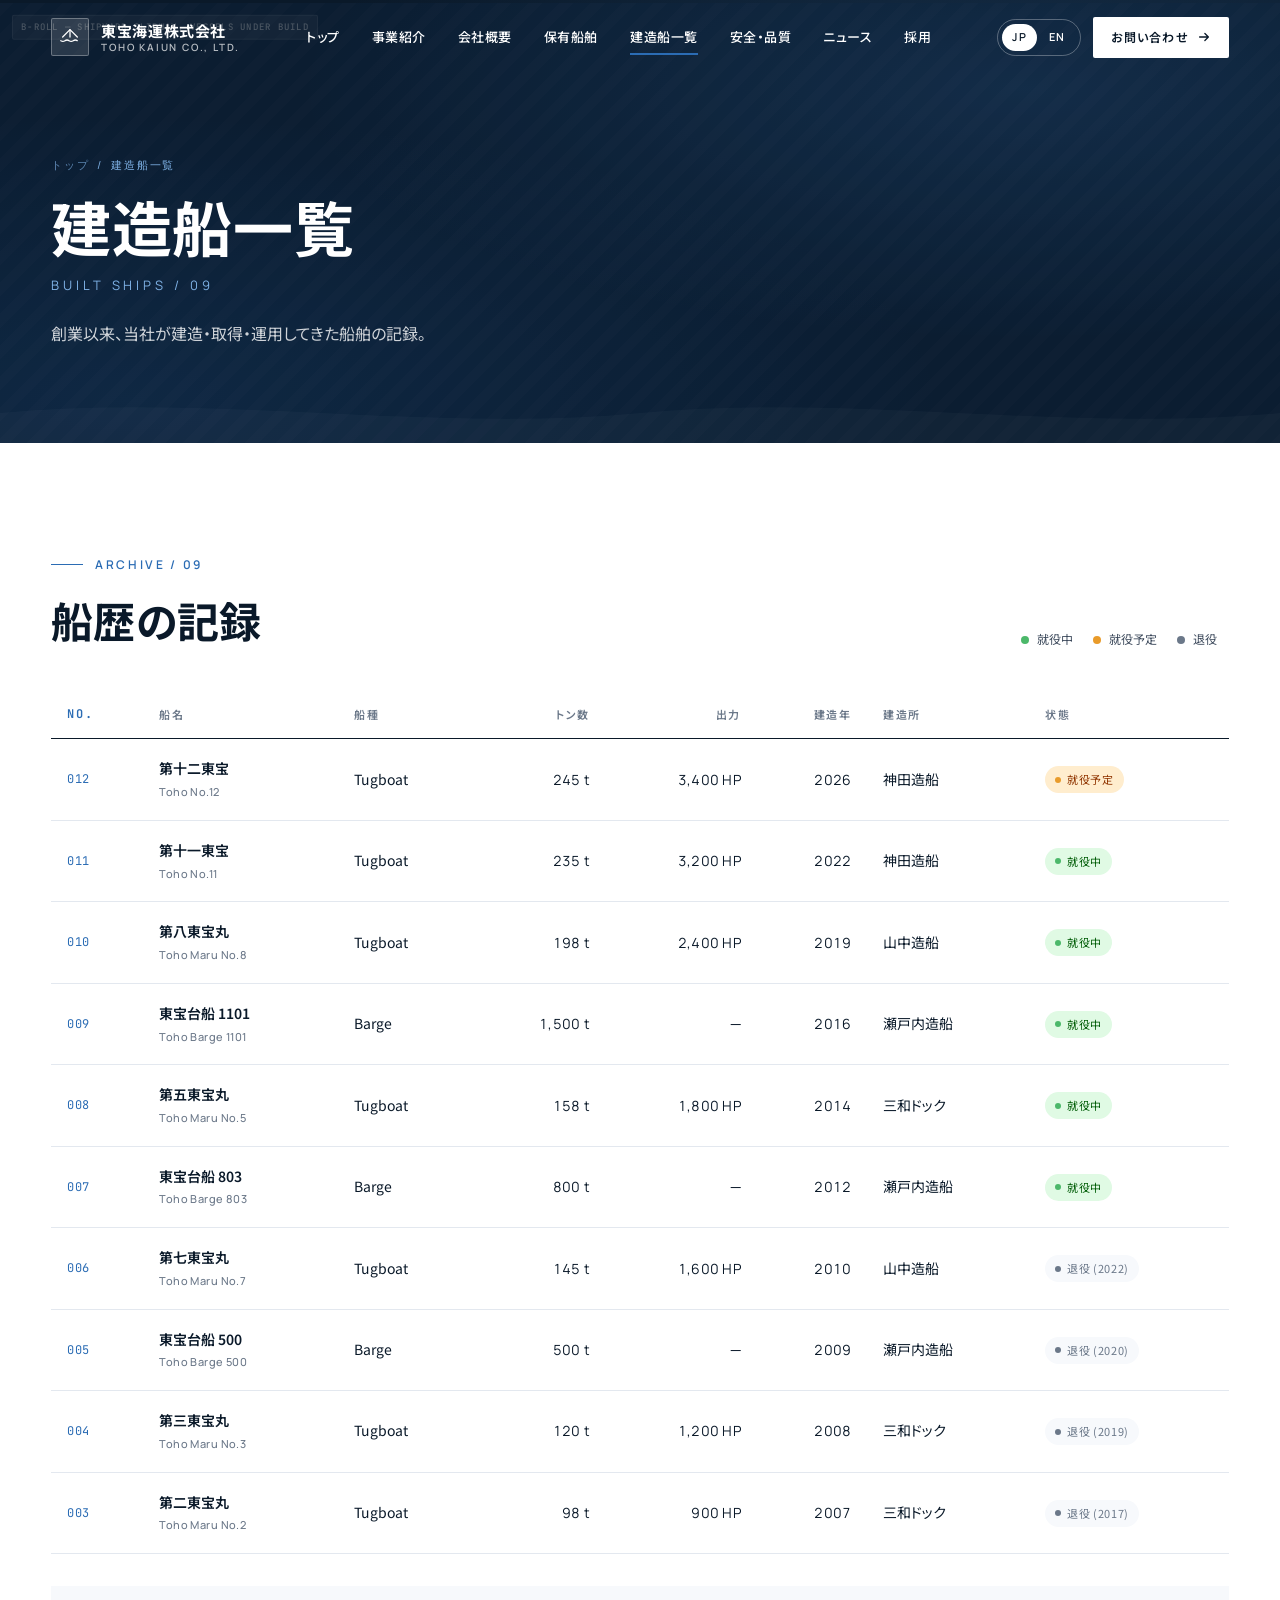
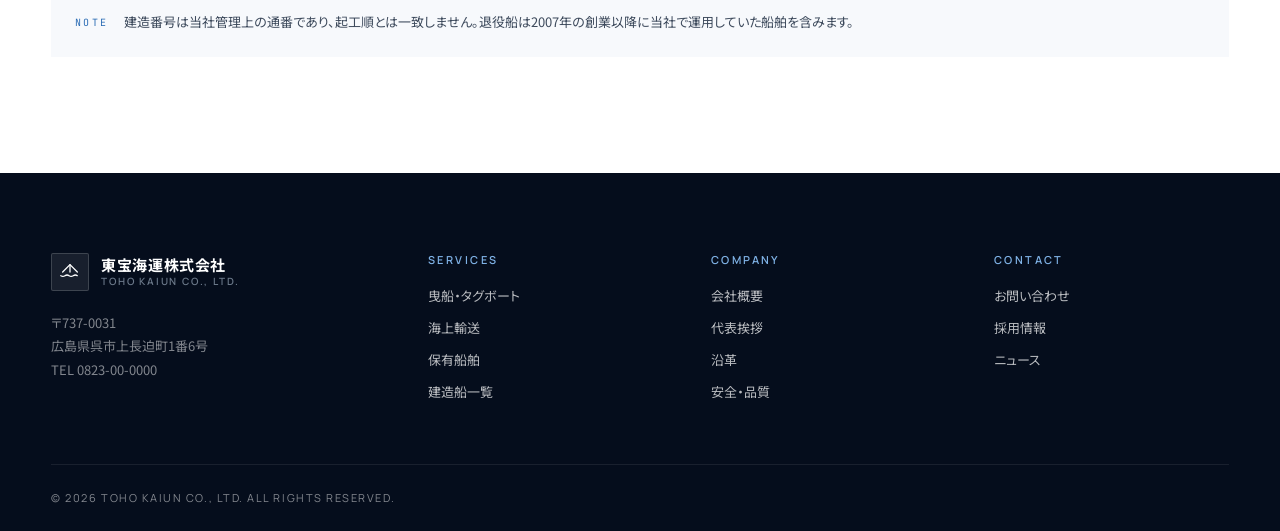
<file: ships.html>
<!doctype html>
<html lang="ja" data-lang="jp">
<head>
<meta charset="utf-8" />
<meta name="viewport" content="width=device-width, initial-scale=1" />
<title>建造船一覧 | 東宝海運株式会社</title>
<link rel="preconnect" href="https://fonts.googleapis.com" />
<link rel="preconnect" href="https://fonts.gstatic.com" crossorigin />
<link href="https://fonts.googleapis.com/css2?family=Manrope:wght@400;500;600;700;800&family=Noto+Sans+JP:wght@300;400;500;700;900&family=JetBrains+Mono:wght@400;500&display=swap" rel="stylesheet" />
<link rel="stylesheet" href="assets/shared.css" />
</head>
<body>

<div data-partial="header" data-active="ships" data-transparent="true"></div>

<section class="page-hero" data-screen-label="Built Ships Hero">
  <div class="deco-bg"></div>
  <div class="img-ph dark" style="position:absolute;inset:0;border:none;opacity:0.3" data-parallax="0.2">
    <span class="ph-label">B-ROLL — Shipyard slipway, vessels under build</span>
  </div>
  <div class="container">
    <div class="breadcrumb">
      <a href="index.html"><span class="jp">トップ</span><span class="en-text">Home</span></a>
      <span>/</span>
      <span><span class="jp">建造船一覧</span><span class="en-text">Built ships</span></span>
    </div>
    <h1><span class="jp">建造船一覧</span><span class="en-text">Built ships archive</span></h1>
    <p class="en-label">BUILT SHIPS / 09</p>
    <p style="margin-top:24px;max-width:60ch;color:rgba(255,255,255,0.8);font-size:16px">
      <span class="jp">創業以来、当社が建造・取得・運用してきた船舶の記録。</span>
      <span class="en-text">A record of vessels we have built, acquired and operated since founding.</span>
    </p>
  </div>
  <svg class="wave-line" viewBox="0 0 1440 60" preserveAspectRatio="none"><path d="M0,30 C240,10 480,50 720,30 C960,10 1200,50 1440,30 L1440,60 L0,60 Z" fill="rgba(255,255,255,0.06)"/></svg>
</section>

<section class="section">
  <div class="container">
    <div class="ships-head" data-reveal>
      <div>
        <span class="eyebrow">Archive / 09</span>
        <h2 class="section-title">
          <span class="jp">船歴の記録</span>
          <span class="en-text">Vessel records</span>
        </h2>
      </div>
      <div class="ships-legend">
        <span class="legend-dot active"></span><span class="jp">就役中</span><span class="en-text">In service</span>
        <span class="legend-dot scheduled"></span><span class="jp">就役予定</span><span class="en-text">Scheduled</span>
        <span class="legend-dot retired"></span><span class="jp">退役</span><span class="en-text">Retired</span>
      </div>
    </div>

    <div class="ships-table-wrap" data-reveal data-reveal-delay="1">
      <table class="ships-table">
        <thead>
          <tr>
            <th class="mono">NO.</th>
            <th><span class="jp">船名</span><span class="en-text">Vessel name</span></th>
            <th><span class="jp">船種</span><span class="en-text">Type</span></th>
            <th class="num"><span class="jp">トン数</span><span class="en-text">GT / Cap.</span></th>
            <th class="num"><span class="jp">出力</span><span class="en-text">Power</span></th>
            <th class="num"><span class="jp">建造年</span><span class="en-text">Year</span></th>
            <th><span class="jp">建造所</span><span class="en-text">Built at</span></th>
            <th><span class="jp">状態</span><span class="en-text">Status</span></th>
          </tr>
        </thead>
        <tbody>
          <tr>
            <td class="mono">012</td>
            <td class="ship-name">第十二東宝 <small>Toho No.12</small></td>
            <td>Tugboat</td>
            <td class="num en">245 t</td>
            <td class="num en">3,400 HP</td>
            <td class="num en">2026</td>
            <td><span class="jp">神田造船</span><span class="en-text">Kanda SY</span></td>
            <td><span class="status scheduled"><span class="jp">就役予定</span><span class="en-text">Scheduled</span></span></td>
          </tr>
          <tr>
            <td class="mono">011</td>
            <td class="ship-name">第十一東宝 <small>Toho No.11</small></td>
            <td>Tugboat</td>
            <td class="num en">235 t</td>
            <td class="num en">3,200 HP</td>
            <td class="num en">2022</td>
            <td><span class="jp">神田造船</span><span class="en-text">Kanda SY</span></td>
            <td><span class="status active"><span class="jp">就役中</span><span class="en-text">Active</span></span></td>
          </tr>
          <tr>
            <td class="mono">010</td>
            <td class="ship-name">第八東宝丸 <small>Toho Maru No.8</small></td>
            <td>Tugboat</td>
            <td class="num en">198 t</td>
            <td class="num en">2,400 HP</td>
            <td class="num en">2019</td>
            <td><span class="jp">山中造船</span><span class="en-text">Yamanaka SY</span></td>
            <td><span class="status active"><span class="jp">就役中</span><span class="en-text">Active</span></span></td>
          </tr>
          <tr>
            <td class="mono">009</td>
            <td class="ship-name">東宝台船 1101 <small>Toho Barge 1101</small></td>
            <td>Barge</td>
            <td class="num en">1,500 t</td>
            <td class="num en">─</td>
            <td class="num en">2016</td>
            <td><span class="jp">瀬戸内造船</span><span class="en-text">Setouchi SY</span></td>
            <td><span class="status active"><span class="jp">就役中</span><span class="en-text">Active</span></span></td>
          </tr>
          <tr>
            <td class="mono">008</td>
            <td class="ship-name">第五東宝丸 <small>Toho Maru No.5</small></td>
            <td>Tugboat</td>
            <td class="num en">158 t</td>
            <td class="num en">1,800 HP</td>
            <td class="num en">2014</td>
            <td><span class="jp">三和ドック</span><span class="en-text">Sanwa Dock</span></td>
            <td><span class="status active"><span class="jp">就役中</span><span class="en-text">Active</span></span></td>
          </tr>
          <tr>
            <td class="mono">007</td>
            <td class="ship-name">東宝台船 803 <small>Toho Barge 803</small></td>
            <td>Barge</td>
            <td class="num en">800 t</td>
            <td class="num en">─</td>
            <td class="num en">2012</td>
            <td><span class="jp">瀬戸内造船</span><span class="en-text">Setouchi SY</span></td>
            <td><span class="status active"><span class="jp">就役中</span><span class="en-text">Active</span></span></td>
          </tr>
          <tr>
            <td class="mono">006</td>
            <td class="ship-name">第七東宝丸 <small>Toho Maru No.7</small></td>
            <td>Tugboat</td>
            <td class="num en">145 t</td>
            <td class="num en">1,600 HP</td>
            <td class="num en">2010</td>
            <td><span class="jp">山中造船</span><span class="en-text">Yamanaka SY</span></td>
            <td><span class="status retired"><span class="jp">退役 (2022)</span><span class="en-text">Retired</span></span></td>
          </tr>
          <tr>
            <td class="mono">005</td>
            <td class="ship-name">東宝台船 500 <small>Toho Barge 500</small></td>
            <td>Barge</td>
            <td class="num en">500 t</td>
            <td class="num en">─</td>
            <td class="num en">2009</td>
            <td><span class="jp">瀬戸内造船</span><span class="en-text">Setouchi SY</span></td>
            <td><span class="status retired"><span class="jp">退役 (2020)</span><span class="en-text">Retired</span></span></td>
          </tr>
          <tr>
            <td class="mono">004</td>
            <td class="ship-name">第三東宝丸 <small>Toho Maru No.3</small></td>
            <td>Tugboat</td>
            <td class="num en">120 t</td>
            <td class="num en">1,200 HP</td>
            <td class="num en">2008</td>
            <td><span class="jp">三和ドック</span><span class="en-text">Sanwa Dock</span></td>
            <td><span class="status retired"><span class="jp">退役 (2019)</span><span class="en-text">Retired</span></span></td>
          </tr>
          <tr>
            <td class="mono">003</td>
            <td class="ship-name">第二東宝丸 <small>Toho Maru No.2</small></td>
            <td>Tugboat</td>
            <td class="num en">98 t</td>
            <td class="num en">900 HP</td>
            <td class="num en">2007</td>
            <td><span class="jp">三和ドック</span><span class="en-text">Sanwa Dock</span></td>
            <td><span class="status retired"><span class="jp">退役 (2017)</span><span class="en-text">Retired</span></span></td>
          </tr>
        </tbody>
      </table>
    </div>

    <p class="ships-note">
      <span class="mono">NOTE</span>
      <span class="jp">建造番号は当社管理上の通番であり、起工順とは一致しません。退役船は2007年の創業以降に当社で運用していた船舶を含みます。</span>
      <span class="en-text">Numbers are internal serials and may not match keel-laying order. Retired ships include those operated by us since founding in 2007.</span>
    </p>
  </div>
</section>

<div data-partial="footer"></div>

<script src="assets/partials.js"></script>
<script src="assets/main.js"></script>

<style>
.ships-head {
  display: flex;
  justify-content: space-between;
  align-items: flex-end;
  gap: 24px;
  margin-bottom: 40px;
  flex-wrap: wrap;
}
.ships-legend {
  display: flex;
  align-items: center;
  gap: 8px;
  font-size: 12px;
  color: var(--text-2);
  flex-wrap: wrap;
}
.ships-legend > span:not(.legend-dot) { margin-right: 12px; }
.legend-dot { width: 8px; height: 8px; border-radius: 50%; display: inline-block; }
.legend-dot.active { background: oklch(0.7 0.15 150); }
.legend-dot.scheduled { background: oklch(0.75 0.15 70); }
.legend-dot.retired { background: var(--text-3); }

.ships-table-wrap { overflow-x: auto; }
.ships-table {
  width: 100%;
  border-collapse: collapse;
  font-size: 14px;
  min-width: 800px;
}
.ships-table thead th {
  text-align: left;
  font-size: 11px;
  letter-spacing: 0.14em;
  color: var(--text-3);
  font-weight: 600;
  padding: 14px 16px;
  border-bottom: 1px solid var(--navy-900);
  text-transform: uppercase;
}
.ships-table thead th.num { text-align: right; }
.ships-table thead .en-text {
  display: block;
  font-family: var(--font-en);
  font-size: 10px;
  margin-top: 2px;
  letter-spacing: 0.18em;
}
.ships-table tbody td {
  padding: 18px 16px;
  border-bottom: 1px solid var(--line);
  color: var(--text);
  vertical-align: middle;
}
.ships-table tbody tr:hover { background: var(--cream); }
.ships-table .num { text-align: right; font-variant-numeric: tabular-nums; }
.ships-table .mono { color: var(--navy-500); font-size: 12px; }
.ship-name { font-weight: 600; }
.ship-name small {
  display: block;
  font-family: var(--font-en);
  font-size: 11px;
  color: var(--text-3);
  font-weight: 500;
  letter-spacing: 0.04em;
  margin-top: 2px;
}
.status {
  display: inline-flex;
  align-items: center;
  gap: 6px;
  padding: 4px 10px;
  font-size: 11px;
  letter-spacing: 0.06em;
  border-radius: 99px;
  white-space: nowrap;
}
.status::before {
  content: "";
  width: 6px; height: 6px;
  border-radius: 50%;
}
.status.active { background: oklch(0.96 0.04 150); color: oklch(0.4 0.16 150); }
.status.active::before { background: oklch(0.7 0.15 150); }
.status.scheduled { background: oklch(0.96 0.05 70); color: oklch(0.45 0.16 60); }
.status.scheduled::before { background: oklch(0.75 0.15 70); }
.status.retired { background: var(--cream); color: var(--text-3); }
.status.retired::before { background: var(--text-3); }

.ships-note {
  margin-top: 32px;
  padding: 24px;
  background: var(--cream);
  font-size: 13px;
  color: var(--text-2);
  display: flex;
  gap: 16px;
  align-items: flex-start;
  line-height: 1.8;
}
.ships-note .mono { color: var(--navy-500); font-size: 10px; letter-spacing: 0.22em; padding-top: 4px; }
</style>

</body>
</html>
</file>
<file: assets/shared.css>
/* ============================================
   東宝海運株式会社 — Design System
   ============================================ */

:root {
  /* Navy palette */
  --navy-950: #050d1c;
  --navy-900: #0a1929;
  --navy-800: #0f2847;
  --navy-700: #14365c;
  --navy-600: #1e4d8a;
  --navy-500: #2b6cb4;
  --navy-400: #4a90d9;
  --navy-300: #7fb2e6;
  --navy-200: #b8d4f0;
  --navy-100: #e8f0fa;
  --navy-50:  #f4f8fd;

  /* Neutrals */
  --white: #ffffff;
  --cream: #f7f9fc;
  --line: #e3e8ef;
  --line-strong: #c8d2dd;
  --text: #0a1929;
  --text-2: #3d4a5c;
  --text-3: #6b7889;
  --text-on-dark: #ffffff;
  --text-on-dark-2: rgba(255,255,255,0.72);
  --text-on-dark-3: rgba(255,255,255,0.5);

  /* Accent */
  --accent: oklch(0.72 0.13 220);
  --accent-strong: oklch(0.6 0.16 220);
  --signal: oklch(0.7 0.16 60);  /* warm signal/orange for CTAs occasional */

  /* Type */
  --font-jp: "Noto Sans JP", "Hiragino Sans", "Yu Gothic", "Meiryo", sans-serif;
  --font-en: "Manrope", "Helvetica Neue", Helvetica, Arial, sans-serif;
  --font-mono: "JetBrains Mono", "SF Mono", ui-monospace, "Menlo", monospace;

  /* Layout */
  --container: 1280px;
  --container-wide: 1440px;
  --gutter: clamp(20px, 4vw, 56px);
  --header-h: 76px;
  --radius: 2px;
  --radius-md: 6px;
  --radius-lg: 12px;

  /* Easing & timing */
  --ease: cubic-bezier(0.22, 1, 0.36, 1);
  --ease-out: cubic-bezier(0.16, 1, 0.3, 1);
}

* { box-sizing: border-box; }

html { scroll-behavior: smooth; }

body {
  margin: 0;
  font-family: var(--font-jp);
  font-weight: 400;
  font-feature-settings: "palt" 1;
  color: var(--text);
  background: var(--white);
  line-height: 1.7;
  -webkit-font-smoothing: antialiased;
  text-rendering: optimizeLegibility;
}

img, svg { display: block; max-width: 100%; }

a { color: inherit; text-decoration: none; }

button { font-family: inherit; cursor: pointer; }

/* Typography helpers */
.en { font-family: var(--font-en); letter-spacing: 0.02em; }
.mono { font-family: var(--font-mono); letter-spacing: 0.04em; }

h1, h2, h3, h4 {
  margin: 0;
  font-weight: 700;
  letter-spacing: 0.01em;
  line-height: 1.3;
}

.eyebrow {
  font-family: var(--font-en);
  font-size: 12px;
  font-weight: 600;
  letter-spacing: 0.22em;
  text-transform: uppercase;
  color: var(--navy-500);
  display: inline-flex;
  align-items: center;
  gap: 12px;
}
.eyebrow::before {
  content: "";
  width: 32px;
  height: 1px;
  background: var(--navy-500);
}
.eyebrow.on-dark { color: var(--navy-300); }
.eyebrow.on-dark::before { background: var(--navy-300); }

.section-title {
  font-size: clamp(28px, 3.6vw, 42px);
  line-height: 1.3;
  margin: 16px 0 0;
  letter-spacing: 0.005em;
  text-wrap: pretty;
}
.section-title .accent { color: var(--navy-500); }
.section-title:lang(ja),
[data-lang="jp"] .section-title { line-height: 1.4; }

.section-lead {
  margin-top: 20px;
  color: var(--text-2);
  font-size: 15px;
  max-width: 56ch;
}

/* ============== Layout ============== */
.container {
  width: 100%;
  max-width: var(--container);
  margin: 0 auto;
  padding-inline: var(--gutter);
}
.container-wide {
  width: 100%;
  max-width: var(--container-wide);
  margin: 0 auto;
  padding-inline: var(--gutter);
}

section { position: relative; }

/* ============== Header ============== */
.site-header {
  position: fixed;
  inset: 0 0 auto 0;
  height: var(--header-h);
  z-index: 100;
  display: flex;
  align-items: center;
  background: rgba(255,255,255,0);
  transition: background 360ms var(--ease), border-color 360ms var(--ease), box-shadow 360ms var(--ease);
  border-bottom: 1px solid transparent;
}
.site-header.is-scrolled {
  background: rgba(255,255,255,0.96);
  backdrop-filter: saturate(160%) blur(12px);
  border-bottom-color: var(--line);
}
.site-header.is-light {
  background: rgba(255,255,255,0.98);
  backdrop-filter: saturate(160%) blur(12px);
  border-bottom-color: var(--line);
}
.site-header .container {
  display: flex;
  align-items: center;
  justify-content: space-between;
  gap: 24px;
  width: 100%;
}
.brand {
  display: flex;
  align-items: center;
  gap: 12px;
  color: var(--text);
}
.brand-mark {
  width: 38px;
  height: 38px;
  display: grid;
  place-items: center;
  background: var(--navy-900);
  color: var(--white);
  border-radius: var(--radius);
}
.brand-mark svg { width: 22px; height: 22px; }
.brand-text {
  display: flex;
  flex-direction: column;
  line-height: 1;
  gap: 4px;
}
.brand-text .name-jp {
  font-size: 15px;
  font-weight: 700;
  letter-spacing: 0.04em;
  white-space: nowrap;
}
.brand-text .name-en {
  font-family: var(--font-en);
  font-size: 10px;
  font-weight: 600;
  letter-spacing: 0.18em;
  color: var(--text-3);
  text-transform: uppercase;
  white-space: nowrap;
}
.site-header.is-transparent .brand,
.site-header.is-transparent .nav-list a,
.site-header.is-transparent .lang-toggle,
.site-header.is-transparent .header-cta {
  color: var(--white);
}
.site-header.is-transparent .brand-mark {
  background: rgba(255,255,255,0.12);
  border: 1px solid rgba(255,255,255,0.3);
}
.site-header.is-transparent .brand-text .name-en {
  color: rgba(255,255,255,0.7);
}

.nav {
  display: flex;
  align-items: center;
  gap: 8px;
}
.nav-list {
  display: flex;
  align-items: center;
  gap: 4px;
  list-style: none;
  margin: 0;
  padding: 0;
}
.nav-list a {
  display: inline-flex;
  align-items: center;
  padding: 8px 14px;
  font-size: 13px;
  font-weight: 500;
  letter-spacing: 0.04em;
  color: var(--text);
  position: relative;
  transition: color 200ms var(--ease);
}
.nav-list a:hover { color: var(--navy-500); }
.nav-list a.is-active::after {
  content: "";
  position: absolute;
  left: 14px; right: 14px; bottom: 2px;
  height: 2px;
  background: var(--navy-500);
}

.header-right { display: flex; align-items: center; gap: 12px; }

.lang-toggle {
  display: inline-flex;
  align-items: center;
  gap: 2px;
  font-family: var(--font-en);
  font-size: 11px;
  font-weight: 600;
  letter-spacing: 0.12em;
  background: transparent;
  border: 1px solid var(--line-strong);
  border-radius: 99px;
  padding: 4px;
  color: var(--text-3);
}
.site-header.is-transparent .lang-toggle {
  border-color: rgba(255,255,255,0.3);
}
.lang-toggle button {
  background: transparent;
  border: 0;
  padding: 4px 10px;
  color: inherit;
  border-radius: 99px;
  font: inherit;
  letter-spacing: inherit;
}
.lang-toggle button.is-active {
  background: var(--navy-900);
  color: var(--white);
}
.site-header.is-transparent .lang-toggle button.is-active {
  background: var(--white);
  color: var(--navy-900);
}

.header-cta {
  display: inline-flex;
  align-items: center;
  gap: 8px;
  background: var(--navy-900);
  color: var(--white);
  padding: 10px 18px;
  border-radius: var(--radius);
  font-size: 12px;
  font-weight: 600;
  letter-spacing: 0.1em;
  white-space: nowrap;
  transition: background 200ms var(--ease), transform 200ms var(--ease);
}
.header-cta:hover { background: var(--navy-700); transform: translateY(-1px); }
.site-header.is-transparent .header-cta {
  background: var(--white);
  color: var(--navy-900);
}
.site-header.is-transparent .header-cta:hover {
  background: var(--navy-100);
}

.menu-toggle { display: none; }

/* ============== Buttons ============== */
.btn {
  display: inline-flex;
  align-items: center;
  gap: 10px;
  padding: 14px 24px;
  font-size: 13px;
  font-weight: 600;
  letter-spacing: 0.08em;
  border: 0;
  border-radius: var(--radius);
  transition: transform 200ms var(--ease), background 200ms var(--ease), color 200ms var(--ease);
  background: var(--navy-900);
  color: var(--white);
  cursor: pointer;
}
.btn:hover { background: var(--navy-700); transform: translateY(-1px); }
.btn--ghost {
  background: transparent;
  color: var(--navy-900);
  border: 1px solid var(--navy-900);
}
.btn--ghost:hover { background: var(--navy-900); color: var(--white); }
.btn--light {
  background: var(--white);
  color: var(--navy-900);
}
.btn--light:hover { background: var(--navy-100); color: var(--navy-900); }
.btn--ghost-light {
  background: transparent;
  color: var(--white);
  border: 1px solid rgba(255,255,255,0.4);
}
.btn--ghost-light:hover { background: var(--white); color: var(--navy-900); }
.arrow,
svg.arrow {
  width: 14px;
  height: 14px;
  flex-shrink: 0;
  transition: transform 200ms var(--ease);
}
.btn .arrow {
  width: 14px; height: 14px;
  flex-shrink: 0;
  transition: transform 200ms var(--ease);
}
.btn:hover .arrow { transform: translateX(4px); }

/* ============== Page hero (sub-pages) ============== */
.page-hero {
  position: relative;
  padding-top: calc(var(--header-h) + 80px);
  padding-bottom: 80px;
  background: var(--navy-900);
  color: var(--white);
  overflow: hidden;
}
.page-hero .container {
  position: relative;
  z-index: 2;
}
.page-hero .breadcrumb {
  font-family: var(--font-en);
  font-size: 11px;
  letter-spacing: 0.16em;
  color: var(--navy-300);
  text-transform: uppercase;
  display: flex;
  gap: 8px;
  align-items: center;
}
.page-hero .breadcrumb a { opacity: 0.7; }
.page-hero .breadcrumb a:hover { opacity: 1; }
.page-hero h1 {
  margin-top: 16px;
  font-size: clamp(36px, 5vw, 60px);
  line-height: 1.15;
  letter-spacing: 0.01em;
}
.page-hero .en-label {
  font-family: var(--font-en);
  font-size: 13px;
  letter-spacing: 0.3em;
  color: var(--navy-300);
  text-transform: uppercase;
  margin-top: 14px;
}
.page-hero .deco-bg {
  position: absolute;
  inset: 0;
  background:
    radial-gradient(ellipse at 80% 20%, rgba(74,144,217,0.18), transparent 50%),
    radial-gradient(ellipse at 10% 90%, rgba(43,108,180,0.18), transparent 50%);
  pointer-events: none;
}
.page-hero .wave-line {
  position: absolute;
  inset: auto 0 0 0;
  height: 60px;
  opacity: 0.5;
  pointer-events: none;
}

/* ============== Footer ============== */
.site-footer {
  background: var(--navy-950);
  color: var(--text-on-dark-2);
  padding: 80px 0 0;
  font-size: 13px;
}
.site-footer .footer-top {
  display: grid;
  grid-template-columns: 1.4fr 1fr 1fr 1fr;
  gap: 48px;
  padding-bottom: 60px;
  border-bottom: 1px solid rgba(255,255,255,0.08);
}
.footer-brand .brand-mark {
  background: rgba(255,255,255,0.08);
  border: 1px solid rgba(255,255,255,0.16);
}
.footer-brand .brand-text .name-jp { color: var(--white); }
.footer-brand .address {
  margin-top: 20px;
  color: var(--text-on-dark-3);
  font-size: 13px;
  line-height: 1.8;
}
.footer-col h4 {
  font-family: var(--font-en);
  font-size: 11px;
  font-weight: 600;
  letter-spacing: 0.22em;
  text-transform: uppercase;
  color: var(--navy-300);
  margin-bottom: 18px;
}
.footer-col ul {
  list-style: none;
  margin: 0;
  padding: 0;
  display: flex;
  flex-direction: column;
  gap: 10px;
}
.footer-col a:hover { color: var(--white); }
.footer-bottom {
  padding: 24px 0;
  display: flex;
  justify-content: space-between;
  align-items: center;
  flex-wrap: wrap;
  gap: 12px;
  font-family: var(--font-en);
  font-size: 11px;
  letter-spacing: 0.14em;
  color: var(--text-on-dark-3);
  text-transform: uppercase;
}
.footer-bottom > span { white-space: nowrap; }

/* ============== Image placeholder ============== */
.img-ph {
  position: relative;
  background:
    repeating-linear-gradient(135deg, rgba(10,25,41,0.06) 0 10px, transparent 10px 22px),
    var(--navy-50);
  border: 1px solid var(--line);
  display: flex;
  align-items: center;
  justify-content: center;
  color: var(--text-3);
  font-family: var(--font-mono);
  font-size: 11px;
  letter-spacing: 0.08em;
  overflow: hidden;
}
.img-ph.dark {
  background:
    repeating-linear-gradient(135deg, rgba(255,255,255,0.04) 0 10px, transparent 10px 22px),
    var(--navy-800);
  border-color: rgba(255,255,255,0.1);
  color: rgba(255,255,255,0.55);
}
.img-ph .ph-label {
  position: absolute;
  top: 12px; left: 12px;
  padding: 4px 8px;
  background: rgba(10,25,41,0.78);
  color: var(--white);
  text-transform: uppercase;
  font-size: 9px;
  letter-spacing: 0.14em;
  border-radius: 2px;
  max-width: calc(100% - 24px);
  font-family: var(--font-mono);
  font-weight: 500;
  white-space: nowrap;
  overflow: hidden;
  text-overflow: ellipsis;
}
.img-ph.dark .ph-label {
  background: rgba(255,255,255,0.12);
  color: rgba(255,255,255,0.85);
  border: 1px solid rgba(255,255,255,0.16);
}
.img-ph .ph-text {
  position: absolute;
  right: 12px; bottom: 12px;
  text-align: right;
  text-transform: uppercase;
  font-size: 9px;
  letter-spacing: 0.14em;
  padding: 4px 8px;
  background: rgba(10,25,41,0.4);
  color: rgba(255,255,255,0.7);
  border-radius: 2px;
  white-space: nowrap;
}

/* ============== Scroll reveal ============== */
[data-reveal] {
  opacity: 0;
  transform: translateY(28px);
  transition: opacity 800ms var(--ease), transform 800ms var(--ease);
}
[data-reveal].is-in {
  opacity: 1;
  transform: translateY(0);
}
[data-reveal][data-reveal="fade"] {
  transform: none;
}
[data-reveal-delay="1"] { transition-delay: 100ms; }
[data-reveal-delay="2"] { transition-delay: 200ms; }
[data-reveal-delay="3"] { transition-delay: 300ms; }
[data-reveal-delay="4"] { transition-delay: 400ms; }
[data-reveal-delay="5"] { transition-delay: 500ms; }

/* ============== Utility ============== */
.divider {
  height: 1px;
  background: var(--line);
  border: 0;
}
.section { padding: clamp(64px, 8vw, 112px) 0; }
.section--cream { background: var(--cream); }
.section--navy { background: var(--navy-900); color: var(--white); }
.section--navy .section-lead { color: var(--text-on-dark-2); }
.section--navy .eyebrow { color: var(--navy-300); }
.section--navy .eyebrow::before { background: var(--navy-300); }

/* Lang switching — use !important so inline-style and high-specificity
   selectors elsewhere (e.g. `.hero-title .line { display: block }`) don't
   leak the inactive language. */
[data-lang="en"] .jp { display: none !important; }
[data-lang="jp"] .en-text { display: none !important; }

/* ============== Responsive ============== */
.nav-list a { white-space: nowrap; }

@media (max-width: 1200px) {
  .nav-list { gap: 0; }
  .nav-list a { padding: 8px 8px; font-size: 12px; letter-spacing: 0.02em; }
  .header-cta { padding: 9px 14px; font-size: 11px; white-space: nowrap; }
  .brand-text .name-jp { font-size: 13px; }
  .brand-text .name-en { font-size: 9px; }
}

@media (max-width: 1024px) {
  .nav-list { display: none; }
  .menu-toggle {
    display: inline-flex;
    width: 40px; height: 40px;
    align-items: center;
    justify-content: center;
    border: 1px solid var(--line-strong);
    background: transparent;
    border-radius: 99px;
  }
  .site-header.is-transparent .menu-toggle {
    border-color: rgba(255,255,255,0.3);
    color: var(--white);
  }
}

@media (max-width: 900px) {
  :root { --header-h: 64px; }
  .header-cta { display: none; }
  .site-footer .footer-top {
    grid-template-columns: 1fr 1fr;
    gap: 32px;
  }
}

@media (max-width: 600px) {
  .section { padding: clamp(48px, 10vw, 70px) 0; }
  .section-title { font-size: clamp(24px, 6vw, 32px); }
  .section-lead { font-size: 14px; }
  .page-hero { padding-top: calc(var(--header-h) + 48px); padding-bottom: 56px; }
  .page-hero h1 { font-size: clamp(28px, 7vw, 40px); }
  .site-footer .footer-top { grid-template-columns: 1fr; }
  .footer-bottom { flex-direction: column; gap: 8px; text-align: center; }
  .btn { padding: 12px 18px; font-size: 12px; }
}

/* Mobile drawer */
.drawer {
  position: fixed;
  inset: 0;
  z-index: 200;
  background: rgba(10,25,41,0.96);
  backdrop-filter: blur(12px);
  color: var(--white);
  opacity: 0;
  pointer-events: none;
  transition: opacity 320ms var(--ease);
  display: flex;
  flex-direction: column;
}
.drawer.is-open { opacity: 1; pointer-events: auto; }
.drawer-head {
  display: flex;
  justify-content: space-between;
  align-items: center;
  padding: 16px var(--gutter);
  border-bottom: 1px solid rgba(255,255,255,0.08);
}
.drawer-close {
  width: 40px; height: 40px;
  border-radius: 99px;
  background: transparent;
  border: 1px solid rgba(255,255,255,0.3);
  color: var(--white);
  display: inline-flex;
  align-items: center;
  justify-content: center;
}
.drawer-nav {
  flex: 1;
  display: flex;
  flex-direction: column;
  padding: 32px var(--gutter);
  gap: 4px;
  overflow-y: auto;
}
.drawer-nav a {
  display: flex;
  justify-content: space-between;
  align-items: center;
  padding: 18px 0;
  border-bottom: 1px solid rgba(255,255,255,0.08);
  font-size: 18px;
  font-weight: 500;
}
.drawer-nav a .en-text {
  font-family: var(--font-en);
  font-size: 11px;
  letter-spacing: 0.18em;
  color: var(--navy-300);
  text-transform: uppercase;
}
</file>
